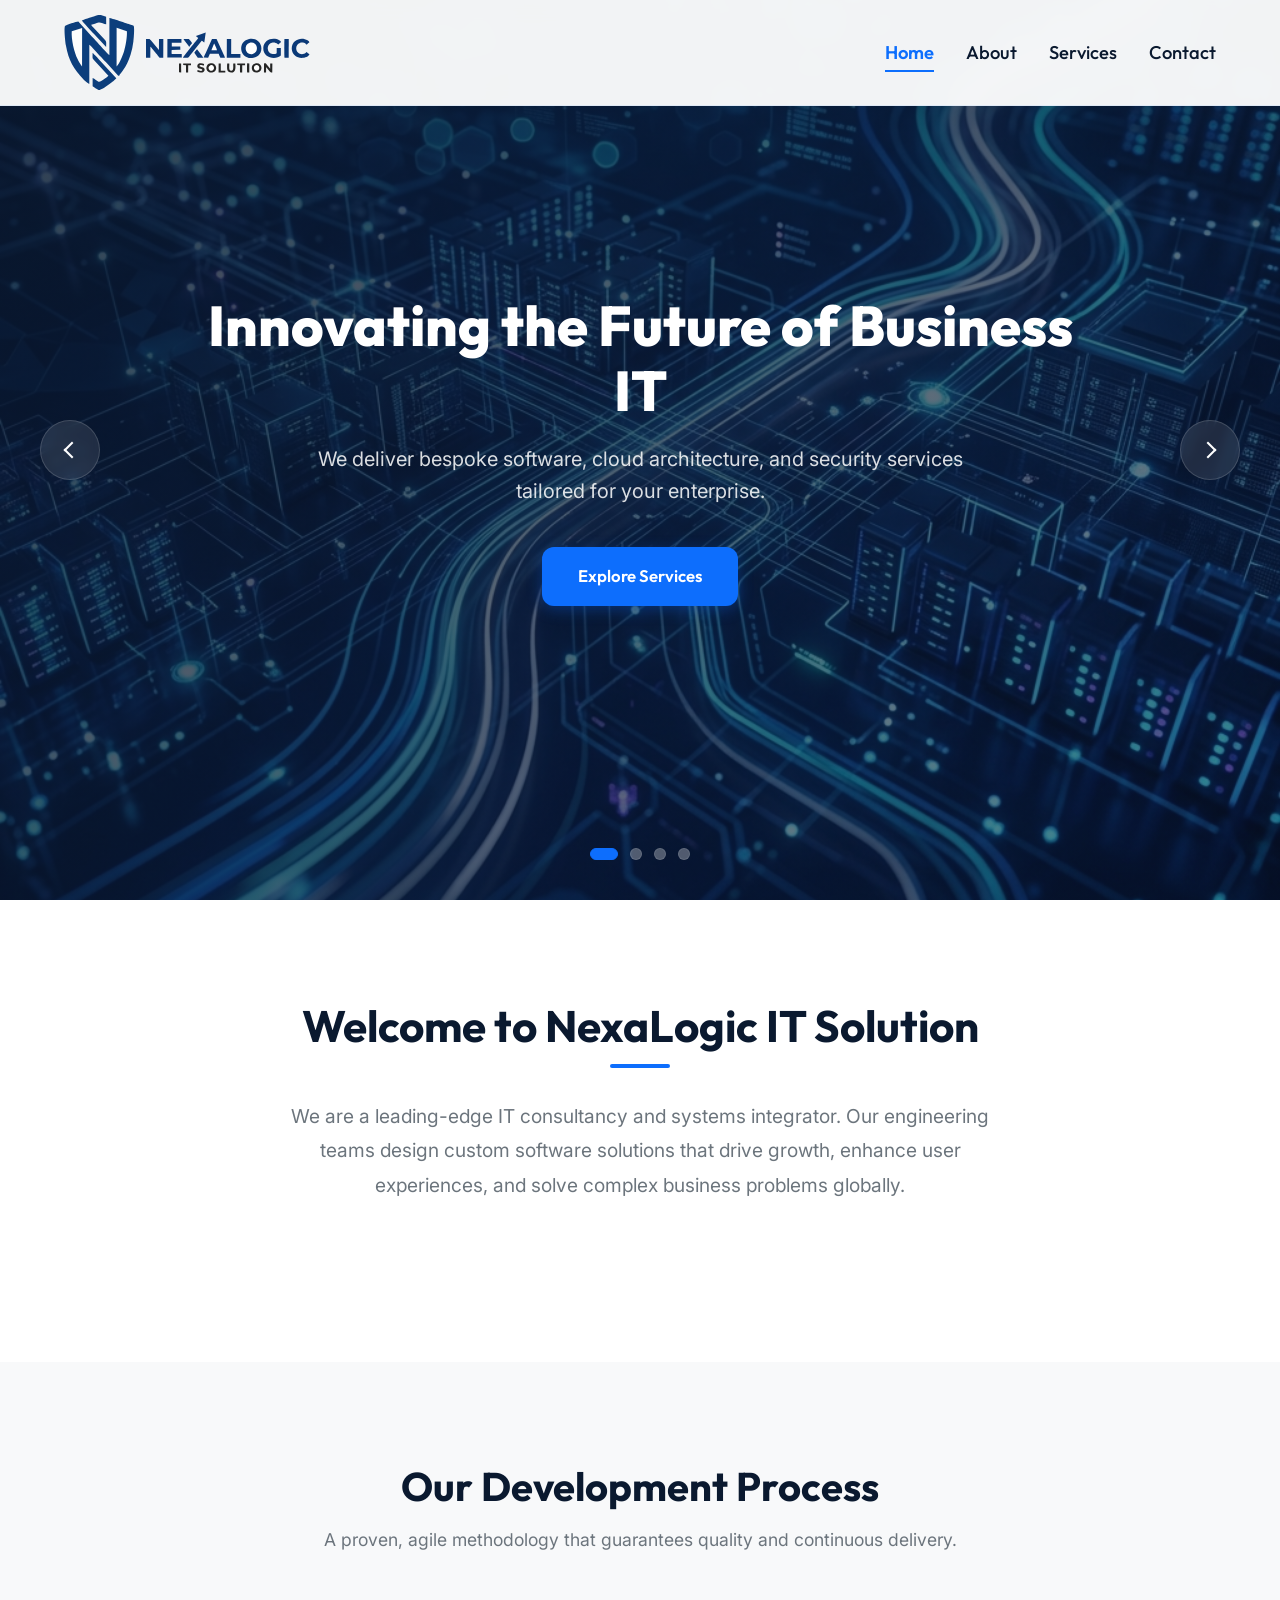
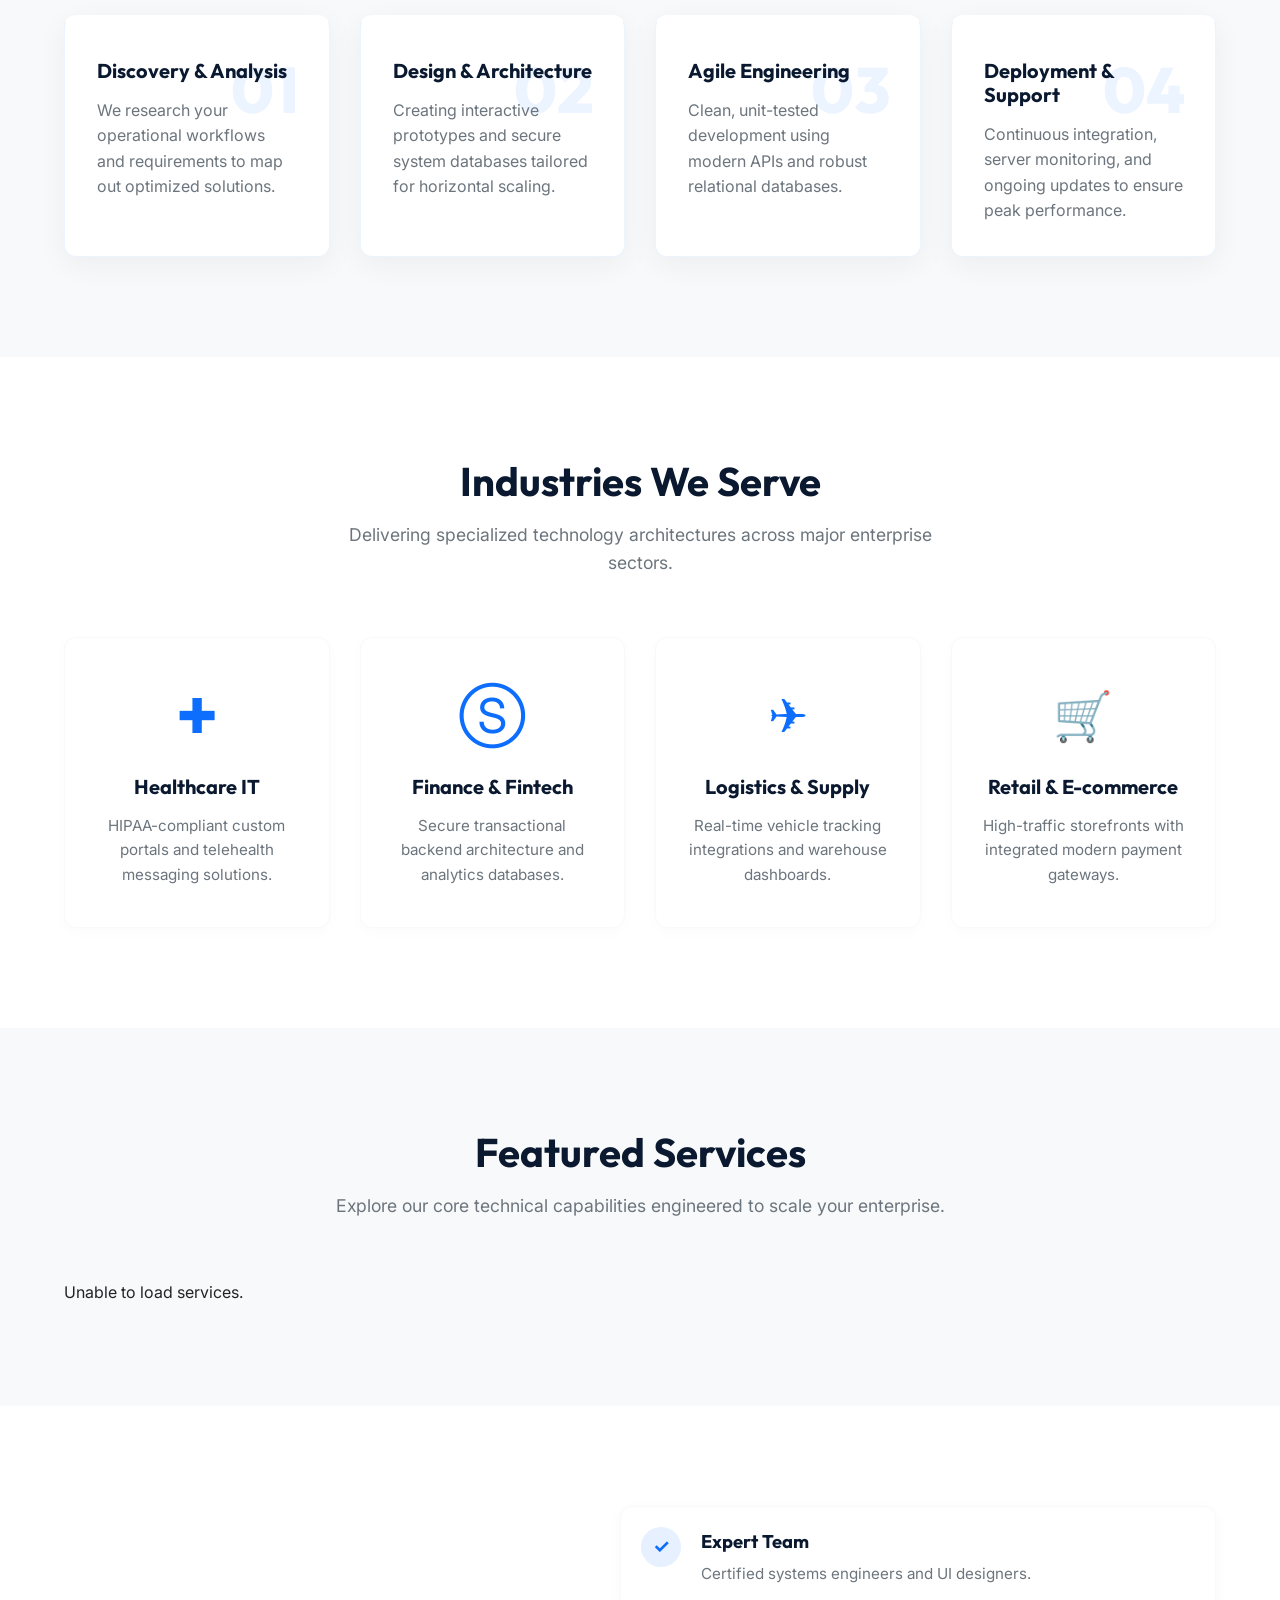
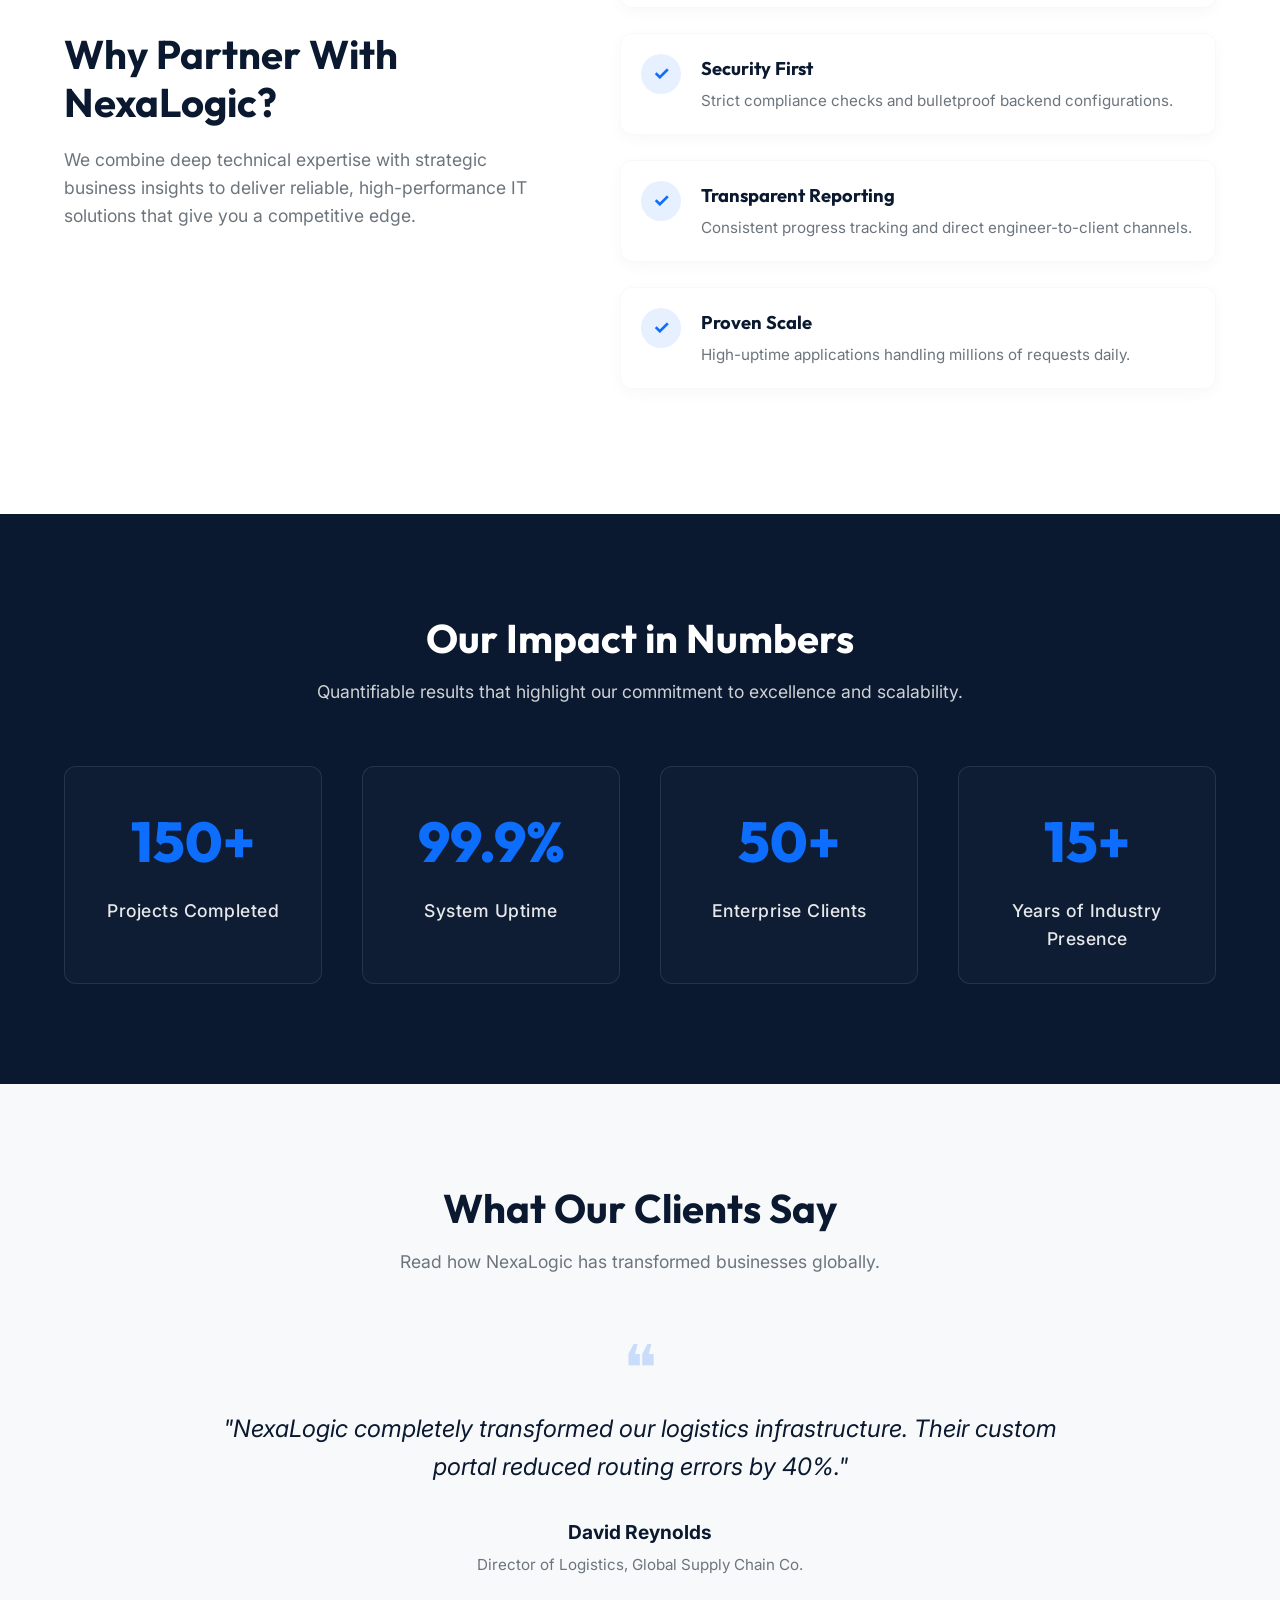
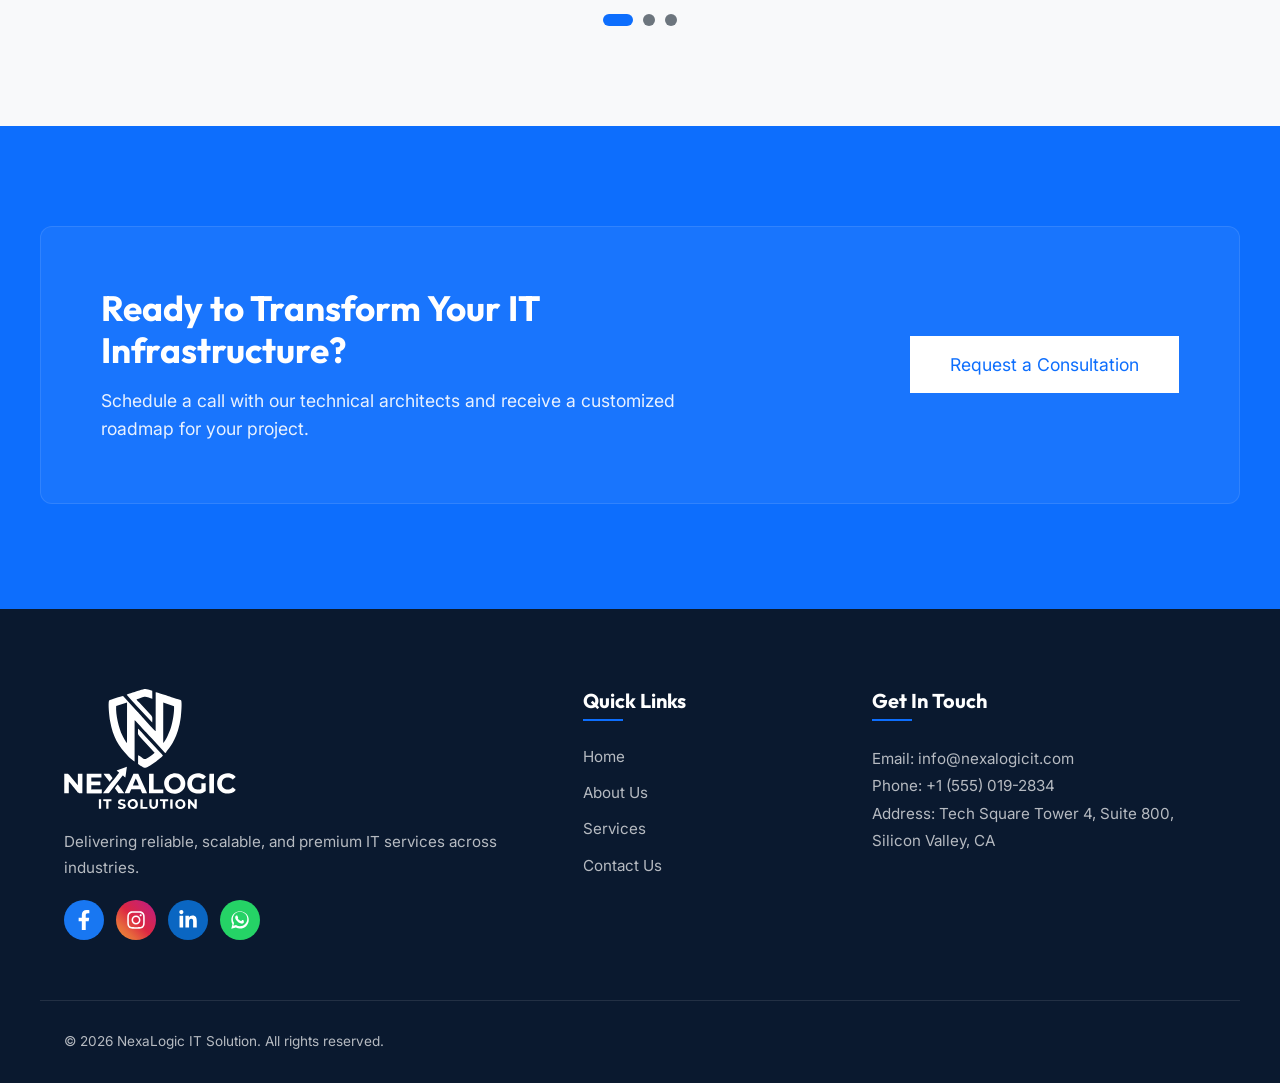
<file: frontend/index.html>
<!DOCTYPE html>
<html lang="en">
<head>
    <meta charset="UTF-8">
    <meta name="viewport" content="width=device-width, initial-scale=1.0">
    <meta name="description" content="NexaLogic IT Solution - Professional IT consulting, software development, cloud services, and digital transformation.">
    <title>NexaLogic IT Solution | Home</title>
    <link rel="stylesheet" href="assets/css/style.css?v=3.8">
    <link rel="stylesheet" href="assets/css/navbar-footer.css?v=3.8">
    <link rel="stylesheet" href="assets/css/carousel.css?v=3.8">
    <link rel="stylesheet" href="assets/css/home.css?v=3.8">
    <link rel="icon" type="image/svg+xml" href="assets/images/nexalogic%20header%20svg.svg">
</head>
<body>

    <!-- Header & Navigation -->
    <header>
        <nav id="main-nav">
            <button type="button" class="menu-toggle" id="btnMobileNavToggle" aria-label="Open Navigation Menu">
                <span></span>
                <span></span>
                <span></span>
            </button>
            <a href="index.html" class="logo-link">
                <img src="assets/images/nexalogic%20header%20svg.svg" alt="NexaLogic IT Solution Logo" id="nav-logo">
            </a>
            <ul id="nav-menu">
                <li><a href="index.html" class="active">Home</a></li>
                <li><a href="about.html">About</a></li>
                <li><a href="services.html">Services</a></li>
                <li><a href="contact.html">Contact</a></li>
            </ul>
        </nav>
    </header>

    <!-- Mobile Side Navigation Drawer (Glaimagain Style) -->
    <div class="mobile-nav-backdrop" id="mobileNavBackdrop"></div>
    <div class="mobile-nav-drawer" id="mobileNavDrawer" aria-hidden="true">
        <div class="mobile-nav-header">
            <div class="mobile-drawer-brand">
                <img src="assets/images/nexalogic%20header%20svg.svg" alt="NexaLogic IT Solution" class="mobile-drawer-logo">
            </div>
            <button type="button" class="mobile-nav-close-btn" id="btnMobileNavClose" aria-label="Close Menu">&times;</button>
        </div>
        <div class="mobile-nav-body">
            <div class="mobile-nav-list">
                <a href="index.html" class="mobile-nav-item active">
                    <span>HOME</span>
                    <span class="arrow-icon">&#8250;</span>
                </a>
                <a href="about.html" class="mobile-nav-item">
                    <span>ABOUT</span>
                    <span class="arrow-icon">&#8250;</span>
                </a>
                <a href="services.html" class="mobile-nav-item">
                    <span>SERVICES</span>
                    <span class="arrow-icon">&#8250;</span>
                </a>
                <a href="contact.html" class="mobile-nav-item">
                    <span>CONTACT</span>
                    <span class="arrow-icon">&#8250;</span>
                </a>
            </div>
        </div>
    </div>

    <!-- Main Content Workspace -->
    <main>
        
        <!-- Hero Custom Carousel Section -->
        <section id="hero-carousel" aria-label="Company Showcase Carousel">
            <div class="carousel-slides">
                <!-- Slide 1 -->
                <article class="carousel-slide" id="slide-1" style="background-image: url('assets/images/slide1.png');">
                    <h1>Innovating the Future of Business IT</h1>
                    <p>We deliver bespoke software, cloud architecture, and security services tailored for your enterprise.</p>
                    <a href="services.html" class="cta-button">Explore Services</a>
                </article>
                
                <!-- Slide 2 -->
                <article class="carousel-slide" id="slide-2" style="background-image: url('assets/images/slide2.png');">
                    <h1>Our Strategic Process</h1>
                    <p>From assessment to execution, we ensure quality checkpoints and seamless digital transitions.</p>
                    <a href="about.html" class="cta-button">Our Process</a>
                </article>

                <!-- Slide 3 -->
                <article class="carousel-slide" id="slide-3" style="background-image: url('assets/images/slide3.png');">
                    <h1>Industries We Support</h1>
                    <p>Empowering Healthcare, Finance, Logistics, and E-commerce with robust backend systems.</p>
                    <a href="contact.html" class="cta-button">Partner With Us</a>
                </article>

                <!-- Slide 4 -->
                <article class="carousel-slide" id="slide-4" style="background-image: url('assets/images/slide4.png');">
                    <h1>Featured Solutions</h1>
                    <p>Discover our specialized cloud migration and machine learning APIs built to scale.</p>
                    <a href="services.html" class="cta-button">Learn More</a>
                </article>
            </div>
            
            <!-- Carousel Controls -->
            <div class="carousel-controls">
                <button type="button" id="prev-slide" aria-label="Previous Slide">Previous</button>
                <button type="button" id="next-slide" aria-label="Next Slide">Next</button>
            </div>
            <div class="carousel-dots">
                <span class="dot" data-slide="0" aria-label="Slide 1 navigation"></span>
                <span class="dot" data-slide="1" aria-label="Slide 2 navigation"></span>
                <span class="dot" data-slide="2" aria-label="Slide 3 navigation"></span>
                <span class="dot" data-slide="3" aria-label="Slide 4 navigation"></span>
            </div>
        </section>

        <!-- Company Introduction Section -->
        <section id="company-intro" class="section-padding">
            <div class="container section-header">
                <h2>Welcome to NexaLogic IT Solution</h2>
                <p>We are a leading-edge IT consultancy and systems integrator. Our engineering teams design custom software solutions that drive growth, enhance user experiences, and solve complex business problems globally.</p>
            </div>
        </section>

        <!-- Our Process Section -->
        <section id="our-process" class="section-padding bg-light">
            <div class="container section-header">
                <h2>Our Development Process</h2>
                <p>A proven, agile methodology that guarantees quality and continuous delivery.</p>
            </div>
            <div class="container">
                <div class="process-steps">
                    <article class="process-step card-premium">
                        <div class="step-number">01</div>
                        <h3>Discovery & Analysis</h3>
                        <p>We research your operational workflows and requirements to map out optimized solutions.</p>
                    </article>
                    <article class="process-step card-premium">
                        <div class="step-number">02</div>
                        <h3>Design & Architecture</h3>
                        <p>Creating interactive prototypes and secure system databases tailored for horizontal scaling.</p>
                    </article>
                    <article class="process-step card-premium">
                        <div class="step-number">03</div>
                        <h3>Agile Engineering</h3>
                        <p>Clean, unit-tested development using modern APIs and robust relational databases.</p>
                    </article>
                    <article class="process-step card-premium">
                        <div class="step-number">04</div>
                        <h3>Deployment & Support</h3>
                        <p>Continuous integration, server monitoring, and ongoing updates to ensure peak performance.</p>
                    </article>
                </div>
            </div>
        </section>

        <!-- Industries We Serve Section -->
        <section id="industries-serve" class="section-padding">
            <div class="container section-header">
                <h2>Industries We Serve</h2>
                <p>Delivering specialized technology architectures across major enterprise sectors.</p>
            </div>
            <div class="container">
                <div class="industries-grid">
                    <article class="industry-card">
                        <div class="industry-icon">✚</div>
                        <h3>Healthcare IT</h3>
                        <p>HIPAA-compliant custom portals and telehealth messaging solutions.</p>
                    </article>
                    <article class="industry-card">
                        <div class="industry-icon">Ⓢ</div>
                        <h3>Finance & Fintech</h3>
                        <p>Secure transactional backend architecture and analytics databases.</p>
                    </article>
                    <article class="industry-card">
                        <div class="industry-icon">✈</div>
                        <h3>Logistics & Supply</h3>
                        <p>Real-time vehicle tracking integrations and warehouse dashboards.</p>
                    </article>
                    <article class="industry-card">
                        <div class="industry-icon">🛒</div>
                        <h3>Retail & E-commerce</h3>
                        <p>High-traffic storefronts with integrated modern payment gateways.</p>
                    </article>
                </div>
            </div>
        </section>

        <!-- Featured Services Section -->
        <section id="featured-services" class="section-padding bg-light">
            <div class="container section-header">
                <h2>Featured Services</h2>
                <p>Explore our core technical capabilities engineered to scale your enterprise.</p>
            </div>
            <div class="container">
                <div class="services-grid" id="featured-services-container">
                    <p class="empty-services-msg">Loading services...</p>
                </div>
            </div>
        </section>

        <!-- Why Choose Us Section -->
        <section id="why-choose-us" class="section-padding">
            <div class="container">
                <div class="why-choose-grid">
                    <div class="why-choose-text section-header" style="text-align: left; max-width: 100%;">
                        <h2>Why Partner With NexaLogic?</h2>
                        <p>We combine deep technical expertise with strategic business insights to deliver reliable, high-performance IT solutions that give you a competitive edge.</p>
                    </div>
                    <div class="why-choose-list-wrapper">
                        <ul class="why-choose-list">
                            <li>
                                <div class="list-icon">✓</div>
                                <div class="list-content">
                                    <strong>Expert Team</strong>
                                    <span>Certified systems engineers and UI designers.</span>
                                </div>
                            </li>
                            <li>
                                <div class="list-icon">✓</div>
                                <div class="list-content">
                                    <strong>Security First</strong>
                                    <span>Strict compliance checks and bulletproof backend configurations.</span>
                                </div>
                            </li>
                            <li>
                                <div class="list-icon">✓</div>
                                <div class="list-content">
                                    <strong>Transparent Reporting</strong>
                                    <span>Consistent progress tracking and direct engineer-to-client channels.</span>
                                </div>
                            </li>
                            <li>
                                <div class="list-icon">✓</div>
                                <div class="list-content">
                                    <strong>Proven Scale</strong>
                                    <span>High-uptime applications handling millions of requests daily.</span>
                                </div>
                            </li>
                        </ul>
                    </div>
                </div>
            </div>
        </section>

        <!-- Statistics Section -->
        <section id="statistics" class="section-padding">
            <div class="container section-header stats-header">
                <h2>Our Impact in Numbers</h2>
                <p>Quantifiable results that highlight our commitment to excellence and scalability.</p>
            </div>
            <div class="container">
                <div class="stats-grid">
                    <div class="stat-item">
                        <span class="stat-number" data-target="150">150+</span>
                        <span class="stat-label">Projects Completed</span>
                    </div>
                    <div class="stat-item">
                        <span class="stat-number" data-target="99.9">99.9%</span>
                        <span class="stat-label">System Uptime</span>
                    </div>
                    <div class="stat-item">
                        <span class="stat-number" data-target="50">50+</span>
                        <span class="stat-label">Enterprise Clients</span>
                    </div>
                    <div class="stat-item">
                        <span class="stat-number" data-target="15">15+</span>
                        <span class="stat-label">Years of Industry Presence</span>
                    </div>
                </div>
            </div>
        </section>

        <!-- Testimonials Slider Section -->
        <section id="testimonials" class="section-padding bg-light" aria-label="Customer Testimonials">
            <div class="container section-header">
                <h2>What Our Clients Say</h2>
                <p>Read how NexaLogic has transformed businesses globally.</p>
            </div>
            <div class="container">
                <div class="testimonials-slider-wrapper">
                    <div class="testimonials-slider-container" id="testimonial-container">
                        <!-- Slide 1 -->
                        <div class="testimonial-slide active-testi">
                            <div class="quote-icon">❝</div>
                            <blockquote>
                                <p>"NexaLogic completely transformed our logistics infrastructure. Their custom portal reduced routing errors by 40%."</p>
                                <cite>
                                    <strong>David Reynolds</strong>
                                    <span>Director of Logistics, Global Supply Chain Co.</span>
                                </cite>
                            </blockquote>
                        </div>
                        <!-- Slide 2 -->
                        <div class="testimonial-slide">
                            <div class="quote-icon">❝</div>
                            <blockquote>
                                <p>"The cybersecurity audit and cloud migration they performed was flawless. We haven't had a single hour of downtime since."</p>
                                <cite>
                                    <strong>Sarah Mitchell</strong>
                                    <span>CTO, FinTrust Banking</span>
                                </cite>
                            </blockquote>
                        </div>
                        <!-- Slide 3 -->
                        <div class="testimonial-slide">
                            <div class="quote-icon">❝</div>
                            <blockquote>
                                <p>"Their enterprise software engineering team delivered our EHR system 2 months ahead of schedule. Truly professional."</p>
                                <cite>
                                    <strong>Dr. James Carter</strong>
                                    <span>Head of Operations, MedTech Health</span>
                                </cite>
                            </blockquote>
                        </div>
                    </div>
                    
                    <!-- Controls -->
                    <div class="testimonial-controls">
                        <span class="t-dot active" data-index="0"></span>
                        <span class="t-dot" data-index="1"></span>
                        <span class="t-dot" data-index="2"></span>
                    </div>
                </div>
            </div>
        </section>

        <!-- Call To Action (CTA) Section -->
        <section id="cta-contact" class="section-padding">
            <div class="container cta-container">
                <div class="cta-content">
                    <h2>Ready to Transform Your IT Infrastructure?</h2>
                    <p>Schedule a call with our technical architects and receive a customized roadmap for your project.</p>
                </div>
                <div class="cta-action">
                    <a href="contact.html" class="cta-button btn-large">Request a Consultation</a>
                </div>
            </div>
        </section>

    </main>

    <!-- Professional Footer -->
    <footer>
        <div class="footer-content">
            <div class="footer-brand">
                <img src="assets/images/nexalogic-white.svg" alt="NexaLogic IT Solution Logo" class="footer-logo">
                <p>Delivering reliable, scalable, and premium IT services across industries.</p>
                <div class="footer-social">
                    <a href="#" class="social-icon facebook" title="Facebook">
                        <svg viewBox="0 0 320 512"><path d="M279.14 288l14.22-92.66h-88.91v-60.13c0-25.35 12.42-50.06 52.24-50.06h40.42V6.26S260.43 0 225.36 0c-73.22 0-121.08 44.38-121.08 124.72v70.62H22.89V288h81.39v224h100.17V288z"/></svg>
                    </a>
                    <a href="#" class="social-icon instagram" title="Instagram">
                        <svg viewBox="0 0 448 512"><path d="M224.1 141c-63.6 0-114.9 51.3-114.9 114.9s51.3 114.9 114.9 114.9S339 319.5 339 255.9 287.7 141 224.1 141zm0 189.6c-41.1 0-74.7-33.5-74.7-74.7s33.5-74.7 74.7-74.7 74.7 33.5 74.7 74.7-33.6 74.7-74.7 74.7zm146.4-194.3c0 14.9-12 26.8-26.8 26.8-14.9 0-26.8-12-26.8-26.8s12-26.8 26.8-26.8 26.8 12 26.8 26.8zm76.1 27.2c-1.7-35.9-9.9-67.7-36.2-93.9-26.2-26.2-58-34.4-93.9-36.2-37-2.1-147.9-2.1-184.9 0-35.8 1.7-67.6 9.9-93.9 36.1s-34.4 58-36.2 93.9c-2.1 37-2.1 147.9 0 184.9 1.7 35.9 9.9 67.7 36.2 93.9s58 34.4 93.9 36.2c37 2.1 147.9 2.1 184.9 0 35.9-1.7 67.7-9.9 93.9-36.2 26.2-26.2 34.4-58 36.2-93.9 2.1-37 2.1-147.8 0-184.8zM398.8 388c-7.8 19.6-22.9 34.7-42.6 42.6-29.5 11.7-99.5 9-132.1 9s-102.7 2.6-132.1-9c-19.6-7.8-34.7-22.9-42.6-42.6-11.7-29.5-9-99.5-9-132.1s-2.6-102.7 9-132.1c7.8-19.6 22.9-34.7 42.6-42.6 29.5-11.7 99.5-9 132.1-9s102.7-2.6 132.1 9c19.6 7.8 34.7 22.9 42.6 42.6 11.7 29.5 9 99.5 9 132.1s2.7 102.7-9 132.1z"/></svg>
                    </a>
                    <a href="#" class="social-icon linkedin" title="LinkedIn">
                        <svg viewBox="0 0 448 512"><path d="M100.28 448H7.4V148.9h92.88zM53.79 108.1C24.09 108.1 0 83.5 0 53.8a53.79 53.79 0 0 1 107.58 0c0 29.7-24.1 54.3-53.79 54.3zM447.9 448h-92.68V302.4c0-34.7-.7-79.2-48.29-79.2-48.29 0-55.69 37.7-55.69 76.7V448h-92.78V148.9h89.08v40.8h1.3c12.4-23.5 42.69-48.3 87.88-48.3 94 0 111.28 61.9 111.28 142.3V448z"/></svg>
                    </a>
                    <a href="#" class="social-icon whatsapp" title="WhatsApp">
                        <svg viewBox="0 0 448 512"><path d="M380.9 97.1C339 55.1 283.2 32 223.9 32c-122.4 0-222 99.6-222 222 0 39.1 10.2 77.3 29.6 111L0 480l117.7-30.9c32.4 17.7 68.9 27 106.1 27h.1c122.3 0 224.1-99.6 224.1-222 0-59.3-23.1-115-65.1-157zM223.9 413.4c-33 0-65.3-8.9-94-25.7l-6.7-4-69.8 18.3L72 334.3l-4.4-7c-18.5-29.4-28.2-63.3-28.2-98.2 0-101.7 82.8-184.5 184.6-184.5 49.3 0 95.6 19.2 130.4 54.1 34.8 34.9 56.2 81.2 56.1 130.5 0 101.8-84.9 184.2-186.6 184.2zm101.2-138.2c-5.5-2.8-32.8-16.2-37.9-18-5.1-1.9-8.8-2.8-12.5 2.8-3.7 5.6-14.3 18-17.6 21.8-3.2 3.7-6.5 4.2-12 1.4-32.6-16.3-54-29.1-75.5-66-2.1-3.6 1.5-3.8 6.5-13.8 2.3-4.6.9-8.8-1.3-12.5s-12.5-30.2-17.1-41.3c-4.5-10.8-9.1-9.3-12.5-9.5-3.2-.2-6.9-.2-10.6-.2-3.7 0-9.7 1.4-14.8 6.9-5.1 5.6-19.4 19-19.4 46.3 0 27.3 19.9 53.7 22.6 57.4 2.8 3.7 39.1 59.7 94.8 83.8 35.2 15.2 49 16.5 66.6 13.9 10.7-1.6 32.8-13.4 37.4-26.4 4.6-13 4.6-24.1 3.2-26.4-1.3-2.5-5-3.9-10.5-6.6z"/></svg>
                    </a>
                </div>
            </div>
            <div class="footer-links">
                <h3>Quick Links</h3>
                <ul>
                    <li><a href="index.html">Home</a></li>
                    <li><a href="about.html">About Us</a></li>
                    <li><a href="services.html">Services</a></li>
                    <li><a href="contact.html">Contact Us</a></li>
                </ul>
            </div>
            <div class="footer-contact">
                <h3>Get In Touch</h3>
                <address>
                    Email: info@nexalogicit.com<br>
                    Phone: +1 (555) 019-2834<br>
                    Address: Tech Square Tower 4, Suite 800, Silicon Valley, CA
                </address>
            </div>
        </div>
        <div class="footer-bottom">
            <p>&copy; 2026 NexaLogic IT Solution. All rights reserved.</p>
        </div>
    </footer>

    <script src="assets/js/carousel.js?v=3.8"></script>
    <script src="assets/js/testimonials.js?v=3.8"></script>
    <script src="assets/js/main.js?v=3.8"></script>
    <script src="assets/js/services.js?v=3.8"></script>
</body>
</html>
</file>
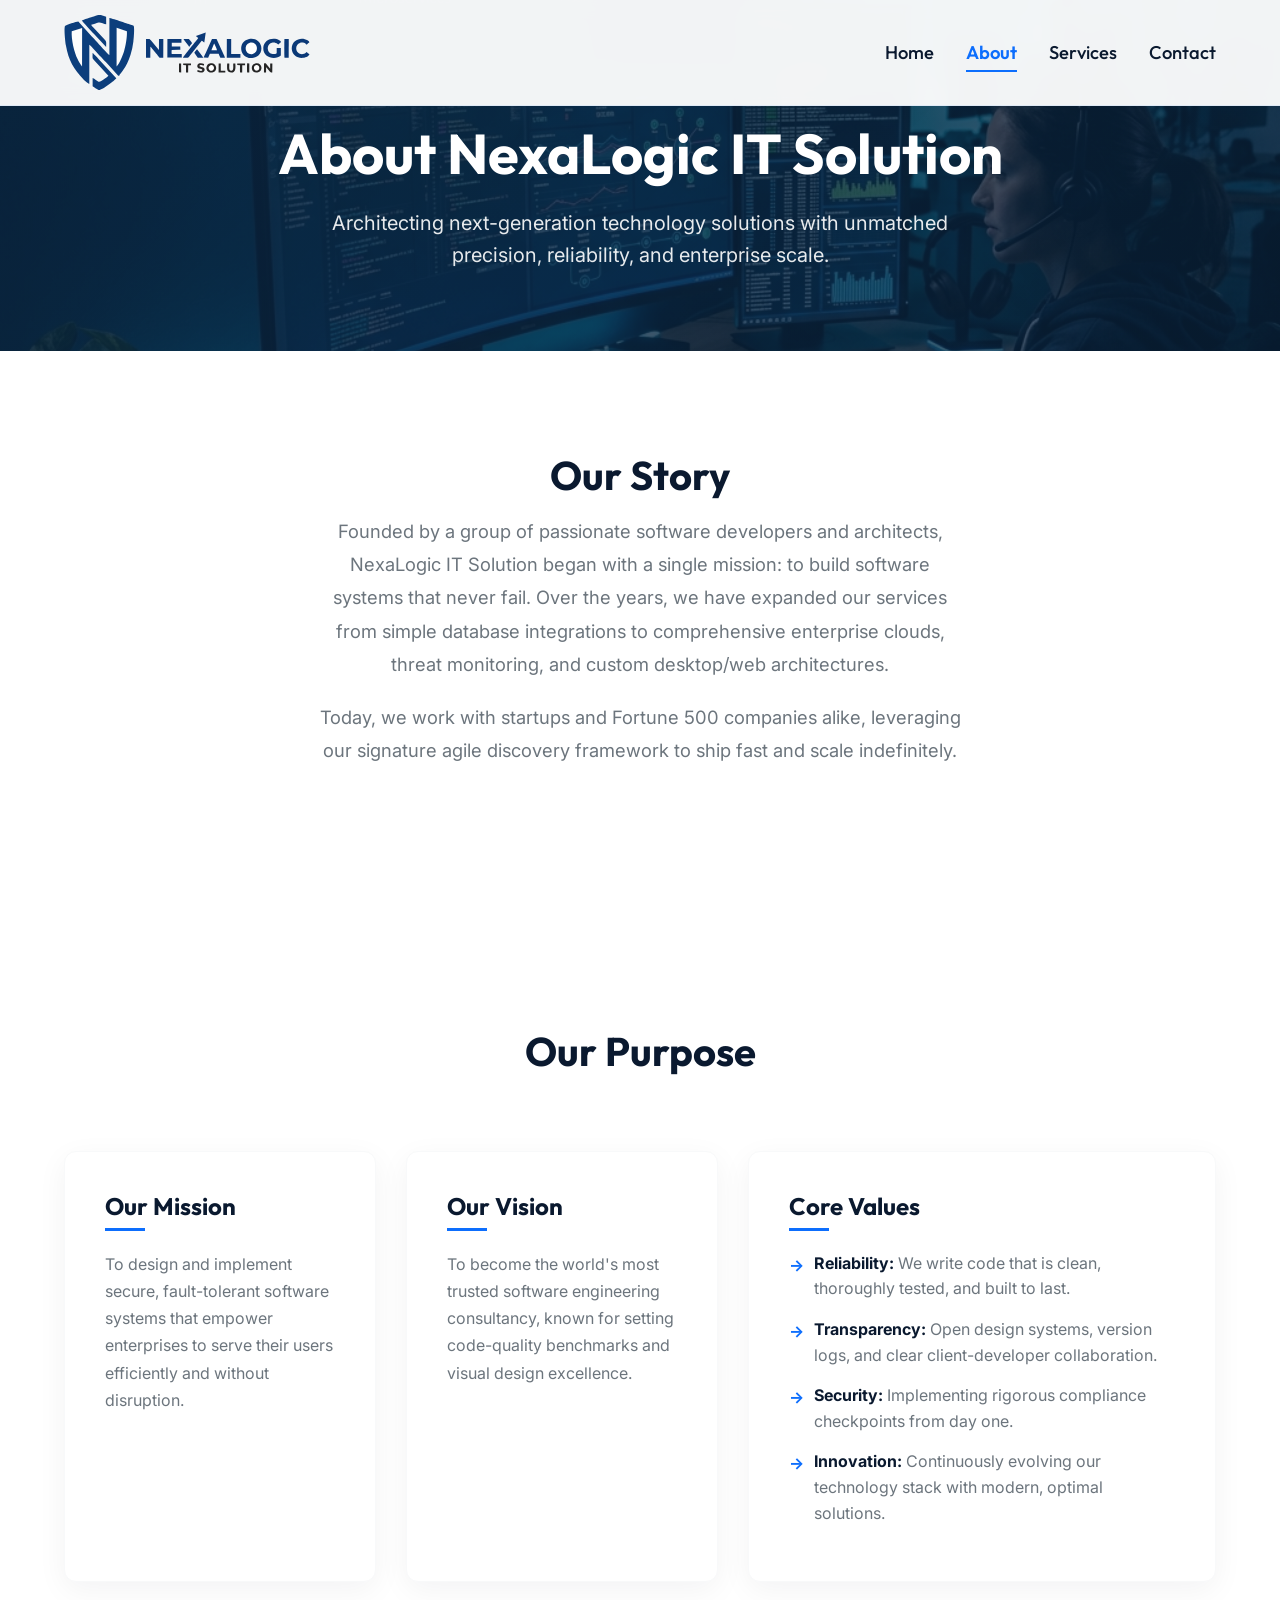
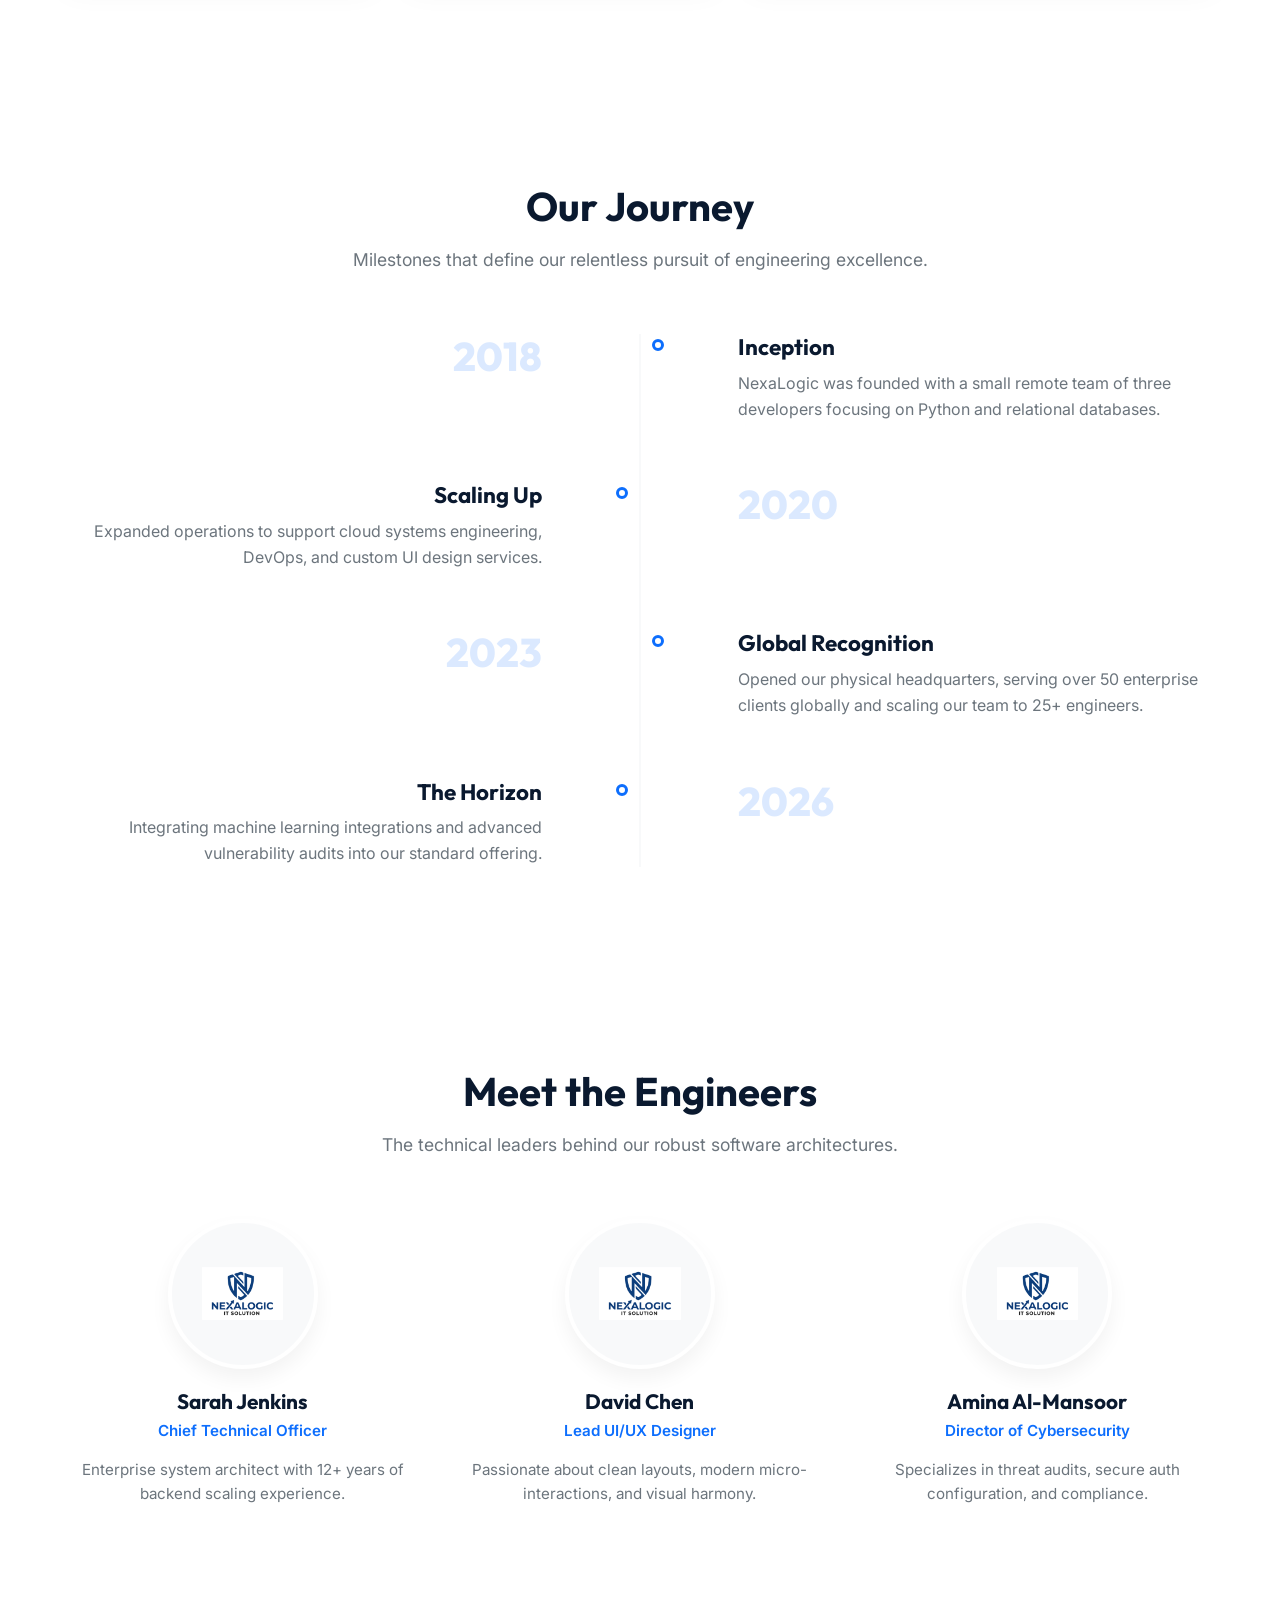
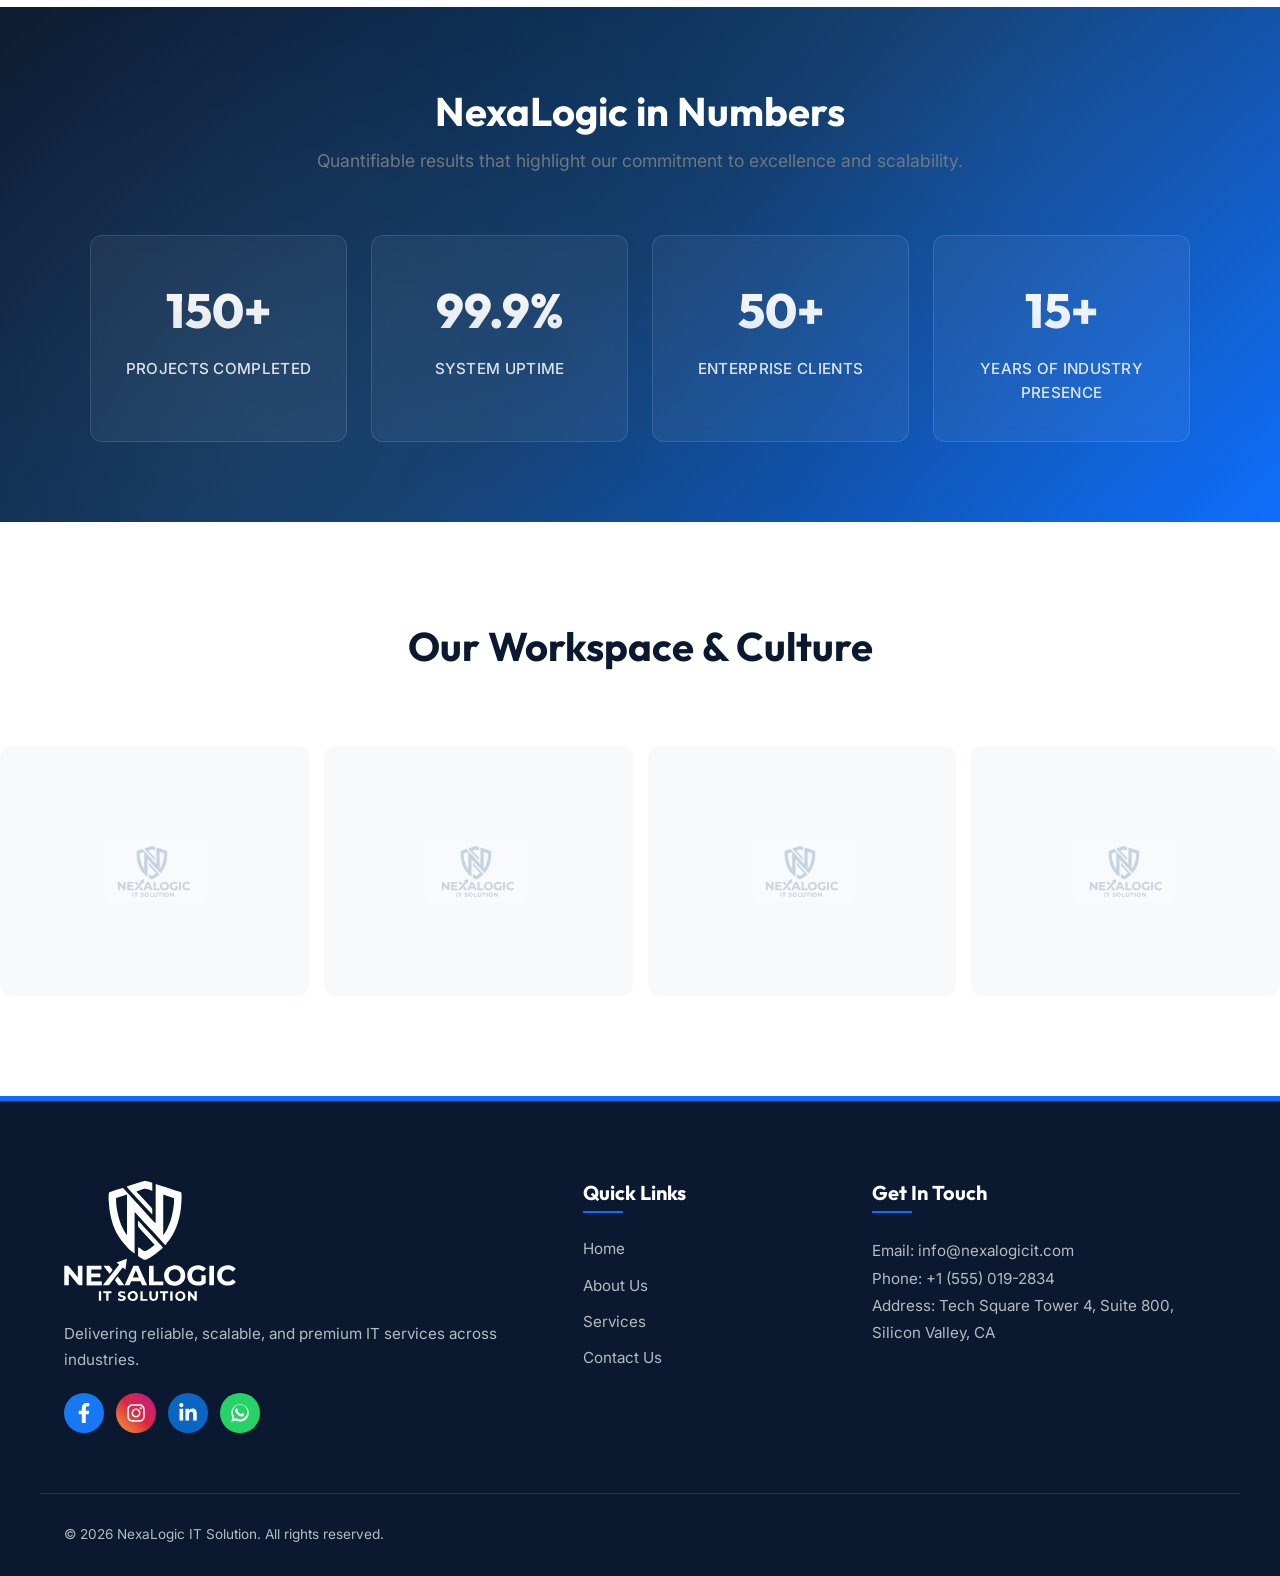
<file: frontend/about.html>
<!DOCTYPE html>
<html lang="en">
<head>
    <meta charset="UTF-8">
    <meta name="viewport" content="width=device-width, initial-scale=1.0">
    <meta name="description" content="Learn about NexaLogic IT Solution - Our mission, vision, journey, and the expert engineering team driving our success.">
    <title>NexaLogic IT Solution | About Us</title>
    <link rel="stylesheet" href="assets/css/style.css?v=3.8">
    <link rel="stylesheet" href="assets/css/navbar-footer.css?v=3.8">
    <link rel="stylesheet" href="assets/css/about.css?v=3.8">
    <link rel="icon" type="image/svg+xml" href="assets/images/nexalogic%20header%20svg.svg">
</head>
<body>

    <!-- Header & Navigation -->
    <header>
        <nav id="main-nav">
            <button type="button" class="menu-toggle" id="btnMobileNavToggle" aria-label="Open Navigation Menu">
                <span></span>
                <span></span>
                <span></span>
            </button>
            <a href="index.html" class="logo-link">
                <img src="assets/images/nexalogic%20header%20svg.svg" alt="NexaLogic IT Solution Logo" id="nav-logo">
            </a>
            <ul id="nav-menu">
                <li><a href="index.html">Home</a></li>
                <li><a href="about.html" class="active">About</a></li>
                <li><a href="services.html">Services</a></li>
                <li><a href="contact.html">Contact</a></li>
            </ul>
        </nav>
    </header>

    <!-- Mobile Side Navigation Drawer (Glaimagain Style) -->
    <div class="mobile-nav-backdrop" id="mobileNavBackdrop"></div>
    <div class="mobile-nav-drawer" id="mobileNavDrawer" aria-hidden="true">
        <div class="mobile-nav-header">
            <div class="mobile-drawer-brand">
                <img src="assets/images/nexalogic%20header%20svg.svg" alt="NexaLogic IT Solution" class="mobile-drawer-logo">
            </div>
            <button type="button" class="mobile-nav-close-btn" id="btnMobileNavClose" aria-label="Close Menu">&times;</button>
        </div>
        <div class="mobile-nav-body">
            <div class="mobile-nav-list">
                <a href="index.html" class="mobile-nav-item">
                    <span>HOME</span>
                    <span class="arrow-icon">&#8250;</span>
                </a>
                <a href="about.html" class="mobile-nav-item active">
                    <span>ABOUT</span>
                    <span class="arrow-icon">&#8250;</span>
                </a>
                <a href="services.html" class="mobile-nav-item">
                    <span>SERVICES</span>
                    <span class="arrow-icon">&#8250;</span>
                </a>
                <a href="contact.html" class="mobile-nav-item">
                    <span>CONTACT</span>
                    <span class="arrow-icon">&#8250;</span>
                </a>
            </div>
        </div>
    </div>

    <!-- Main Content Workspace -->
    <main>

        <!-- About Hero Section -->
        <section id="about-hero" class="page-hero">
            <div class="container">
                <h1>About NexaLogic IT Solution</h1>
                <p>Architecting next-generation technology solutions with unmatched precision, reliability, and enterprise scale.</p>
            </div>
        </section>

        <!-- Company Story Section -->
        <section id="company-story" class="section-padding">
            <div class="container section-header">
                <h2>Our Story</h2>
                <p>Founded by a group of passionate software developers and architects, NexaLogic IT Solution began with a single mission: to build software systems that never fail. Over the years, we have expanded our services from simple database integrations to comprehensive enterprise clouds, threat monitoring, and custom desktop/web architectures.</p>
                <p>Today, we work with startups and Fortune 500 companies alike, leveraging our signature agile discovery framework to ship fast and scale indefinitely.</p>
            </div>
        </section>

        <!-- Mission, Vision & Core Values Section -->
        <section id="vision-mission-values" class="section-padding bg-light">
            <div class="container section-header">
                <h2>Our Purpose</h2>
            </div>
            <div class="container">
                <div class="purpose-grid">
                    <article class="purpose-block card-premium">
                        <h3>Our Mission</h3>
                        <p>To design and implement secure, fault-tolerant software systems that empower enterprises to serve their users efficiently and without disruption.</p>
                    </article>
                    <article class="purpose-block card-premium">
                        <h3>Our Vision</h3>
                        <p>To become the world's most trusted software engineering consultancy, known for setting code-quality benchmarks and visual design excellence.</p>
                    </article>
                    <article class="purpose-block card-premium core-values-block">
                        <h3>Core Values</h3>
                        <ul>
                            <li><strong>Reliability:</strong> We write code that is clean, thoroughly tested, and built to last.</li>
                            <li><strong>Transparency:</strong> Open design systems, version logs, and clear client-developer collaboration.</li>
                            <li><strong>Security:</strong> Implementing rigorous compliance checkpoints from day one.</li>
                            <li><strong>Innovation:</strong> Continuously evolving our technology stack with modern, optimal solutions.</li>
                        </ul>
                    </article>
                </div>
            </div>
        </section>

        <!-- Journey Section -->
        <section id="journey-timeline" class="section-padding">
            <div class="container section-header">
                <h2>Our Journey</h2>
                <p>Milestones that define our relentless pursuit of engineering excellence.</p>
            </div>
            <div class="container">
                <ol class="timeline-list">
                    <li class="timeline-event">
                        <span class="timeline-year">2018</span>
                        <div class="timeline-content">
                            <h3>Inception</h3>
                            <p>NexaLogic was founded with a small remote team of three developers focusing on Python and relational databases.</p>
                        </div>
                    </li>
                    <li class="timeline-event">
                        <span class="timeline-year">2020</span>
                        <div class="timeline-content">
                            <h3>Scaling Up</h3>
                            <p>Expanded operations to support cloud systems engineering, DevOps, and custom UI design services.</p>
                        </div>
                    </li>
                    <li class="timeline-event">
                        <span class="timeline-year">2023</span>
                        <div class="timeline-content">
                            <h3>Global Recognition</h3>
                            <p>Opened our physical headquarters, serving over 50 enterprise clients globally and scaling our team to 25+ engineers.</p>
                        </div>
                    </li>
                    <li class="timeline-event">
                        <span class="timeline-year">2026</span>
                        <div class="timeline-content">
                            <h3>The Horizon</h3>
                            <p>Integrating machine learning integrations and advanced vulnerability audits into our standard offering.</p>
                        </div>
                    </li>
                </ol>
            </div>
        </section>

        <!-- Our Team Section -->
        <section id="our-team" class="section-padding bg-light">
            <div class="container section-header">
                <h2>Meet the Engineers</h2>
                <p>The technical leaders behind our robust software architectures.</p>
            </div>
            <div class="container">
                <div class="team-grid">
                    <article class="team-member">
                        <div class="team-avatar-wrapper">
                            <img src="assets/images/logo.png" alt="Profile of Team Member" class="team-avatar"> <!-- Placeholder image -->
                        </div>
                        <h3>Sarah Jenkins</h3>
                        <p class="team-role">Chief Technical Officer</p>
                        <p class="team-desc">Enterprise system architect with 12+ years of backend scaling experience.</p>
                    </article>
                    <article class="team-member">
                        <div class="team-avatar-wrapper">
                            <img src="assets/images/logo.png" alt="Profile of Team Member" class="team-avatar">
                        </div>
                        <h3>David Chen</h3>
                        <p class="team-role">Lead UI/UX Designer</p>
                        <p class="team-desc">Passionate about clean layouts, modern micro-interactions, and visual harmony.</p>
                    </article>
                    <article class="team-member">
                        <div class="team-avatar-wrapper">
                            <img src="assets/images/logo.png" alt="Profile of Team Member" class="team-avatar">
                        </div>
                        <h3>Amina Al-Mansoor</h3>
                        <p class="team-role">Director of Cybersecurity</p>
                        <p class="team-desc">Specializes in threat audits, secure auth configuration, and compliance.</p>
                    </article>
                </div>
            </div>
        </section>

        <!-- Statistics Section -->
        <section id="statistics" class="section-padding">
            <div class="container section-header stats-header">
                <h2>NexaLogic in Numbers</h2>
                <p>Quantifiable results that highlight our commitment to excellence and scalability.</p>
            </div>
            <div class="container">
                <div class="stats-grid">
                    <div class="stat-item">
                        <span class="stat-number">150+</span>
                        <span class="stat-label">Projects Completed</span>
                    </div>
                    <div class="stat-item">
                        <span class="stat-number">99.9%</span>
                        <span class="stat-label">System Uptime</span>
                    </div>
                    <div class="stat-item">
                        <span class="stat-number">50+</span>
                        <span class="stat-label">Enterprise Clients</span>
                    </div>
                    <div class="stat-item">
                        <span class="stat-number">15+</span>
                        <span class="stat-label">Years of Industry Presence</span>
                    </div>
                </div>
            </div>
        </section>

        <!-- Gallery Section -->
        <section id="gallery" class="section-padding">
            <div class="container section-header">
                <h2>Our Workspace & Culture</h2>
            </div>
            <div class="gallery-grid">
                <div class="gallery-item"><img src="assets/images/logo.png" alt="Collaborative workspace brainstorming" class="gallery-img"></div>
                <div class="gallery-item"><img src="assets/images/logo.png" alt="Engineers working on clean backend architecture" class="gallery-img"></div>
                <div class="gallery-item"><img src="assets/images/logo.png" alt="Interactive dashboard presentation mockup" class="gallery-img"></div>
                <div class="gallery-item"><img src="assets/images/logo.png" alt="Team celebrating milestone delivery" class="gallery-img"></div>
            </div>
        </section>

    </main>

    <!-- Professional Footer -->
    <footer>
        <div class="footer-content">
            <div class="footer-brand">
                <img src="assets/images/nexalogic-white.svg" alt="NexaLogic IT Solution Logo" class="footer-logo">
                <p>Delivering reliable, scalable, and premium IT services across industries.</p>
                <div class="footer-social">
                    <a href="#" class="social-icon facebook" title="Facebook">
                        <svg viewBox="0 0 320 512"><path d="M279.14 288l14.22-92.66h-88.91v-60.13c0-25.35 12.42-50.06 52.24-50.06h40.42V6.26S260.43 0 225.36 0c-73.22 0-121.08 44.38-121.08 124.72v70.62H22.89V288h81.39v224h100.17V288z"/></svg>
                    </a>
                    <a href="#" class="social-icon instagram" title="Instagram">
                        <svg viewBox="0 0 448 512"><path d="M224.1 141c-63.6 0-114.9 51.3-114.9 114.9s51.3 114.9 114.9 114.9S339 319.5 339 255.9 287.7 141 224.1 141zm0 189.6c-41.1 0-74.7-33.5-74.7-74.7s33.5-74.7 74.7-74.7 74.7 33.5 74.7 74.7-33.6 74.7-74.7 74.7zm146.4-194.3c0 14.9-12 26.8-26.8 26.8-14.9 0-26.8-12-26.8-26.8s12-26.8 26.8-26.8 26.8 12 26.8 26.8zm76.1 27.2c-1.7-35.9-9.9-67.7-36.2-93.9-26.2-26.2-58-34.4-93.9-36.2-37-2.1-147.9-2.1-184.9 0-35.8 1.7-67.6 9.9-93.9 36.1s-34.4 58-36.2 93.9c-2.1 37-2.1 147.9 0 184.9 1.7 35.9 9.9 67.7 36.2 93.9s58 34.4 93.9 36.2c37 2.1 147.9 2.1 184.9 0 35.9-1.7 67.7-9.9 93.9-36.2 26.2-26.2 34.4-58 36.2-93.9 2.1-37 2.1-147.8 0-184.8zM398.8 388c-7.8 19.6-22.9 34.7-42.6 42.6-29.5 11.7-99.5 9-132.1 9s-102.7 2.6-132.1-9c-19.6-7.8-34.7-22.9-42.6-42.6-11.7-29.5-9-99.5-9-132.1s-2.6-102.7 9-132.1c7.8-19.6 22.9-34.7 42.6-42.6 29.5-11.7 99.5-9 132.1-9s102.7-2.6 132.1 9c19.6 7.8 34.7 22.9 42.6 42.6 11.7 29.5 9 99.5 9 132.1s2.7 102.7-9 132.1z"/></svg>
                    </a>
                    <a href="#" class="social-icon linkedin" title="LinkedIn">
                        <svg viewBox="0 0 448 512"><path d="M100.28 448H7.4V148.9h92.88zM53.79 108.1C24.09 108.1 0 83.5 0 53.8a53.79 53.79 0 0 1 107.58 0c0 29.7-24.1 54.3-53.79 54.3zM447.9 448h-92.68V302.4c0-34.7-.7-79.2-48.29-79.2-48.29 0-55.69 37.7-55.69 76.7V448h-92.78V148.9h89.08v40.8h1.3c12.4-23.5 42.69-48.3 87.88-48.3 94 0 111.28 61.9 111.28 142.3V448z"/></svg>
                    </a>
                    <a href="#" class="social-icon whatsapp" title="WhatsApp">
                        <svg viewBox="0 0 448 512"><path d="M380.9 97.1C339 55.1 283.2 32 223.9 32c-122.4 0-222 99.6-222 222 0 39.1 10.2 77.3 29.6 111L0 480l117.7-30.9c32.4 17.7 68.9 27 106.1 27h.1c122.3 0 224.1-99.6 224.1-222 0-59.3-23.1-115-65.1-157zM223.9 413.4c-33 0-65.3-8.9-94-25.7l-6.7-4-69.8 18.3L72 334.3l-4.4-7c-18.5-29.4-28.2-63.3-28.2-98.2 0-101.7 82.8-184.5 184.6-184.5 49.3 0 95.6 19.2 130.4 54.1 34.8 34.9 56.2 81.2 56.1 130.5 0 101.8-84.9 184.2-186.6 184.2zm101.2-138.2c-5.5-2.8-32.8-16.2-37.9-18-5.1-1.9-8.8-2.8-12.5 2.8-3.7 5.6-14.3 18-17.6 21.8-3.2 3.7-6.5 4.2-12 1.4-32.6-16.3-54-29.1-75.5-66-2.1-3.6 1.5-3.8 6.5-13.8 2.3-4.6.9-8.8-1.3-12.5s-12.5-30.2-17.1-41.3c-4.5-10.8-9.1-9.3-12.5-9.5-3.2-.2-6.9-.2-10.6-.2-3.7 0-9.7 1.4-14.8 6.9-5.1 5.6-19.4 19-19.4 46.3 0 27.3 19.9 53.7 22.6 57.4 2.8 3.7 39.1 59.7 94.8 83.8 35.2 15.2 49 16.5 66.6 13.9 10.7-1.6 32.8-13.4 37.4-26.4 4.6-13 4.6-24.1 3.2-26.4-1.3-2.5-5-3.9-10.5-6.6z"/></svg>
                    </a>
                </div>
            </div>
            <div class="footer-links">
                <h3>Quick Links</h3>
                <ul>
                    <li><a href="index.html">Home</a></li>
                    <li><a href="about.html">About Us</a></li>
                    <li><a href="services.html">Services</a></li>
                    <li><a href="contact.html">Contact Us</a></li>
                </ul>
            </div>
            <div class="footer-contact">
                <h3>Get In Touch</h3>
                <address>
                    Email: info@nexalogicit.com<br>
                    Phone: +1 (555) 019-2834<br>
                    Address: Tech Square Tower 4, Suite 800, Silicon Valley, CA
                </address>
            </div>
        </div>
        <div class="footer-bottom">
            <p>&copy; 2026 NexaLogic IT Solution. All rights reserved.</p>
        </div>
    </footer>

    <script src="assets/js/main.js?v=3.8"></script>
</body>
</html>
</file>
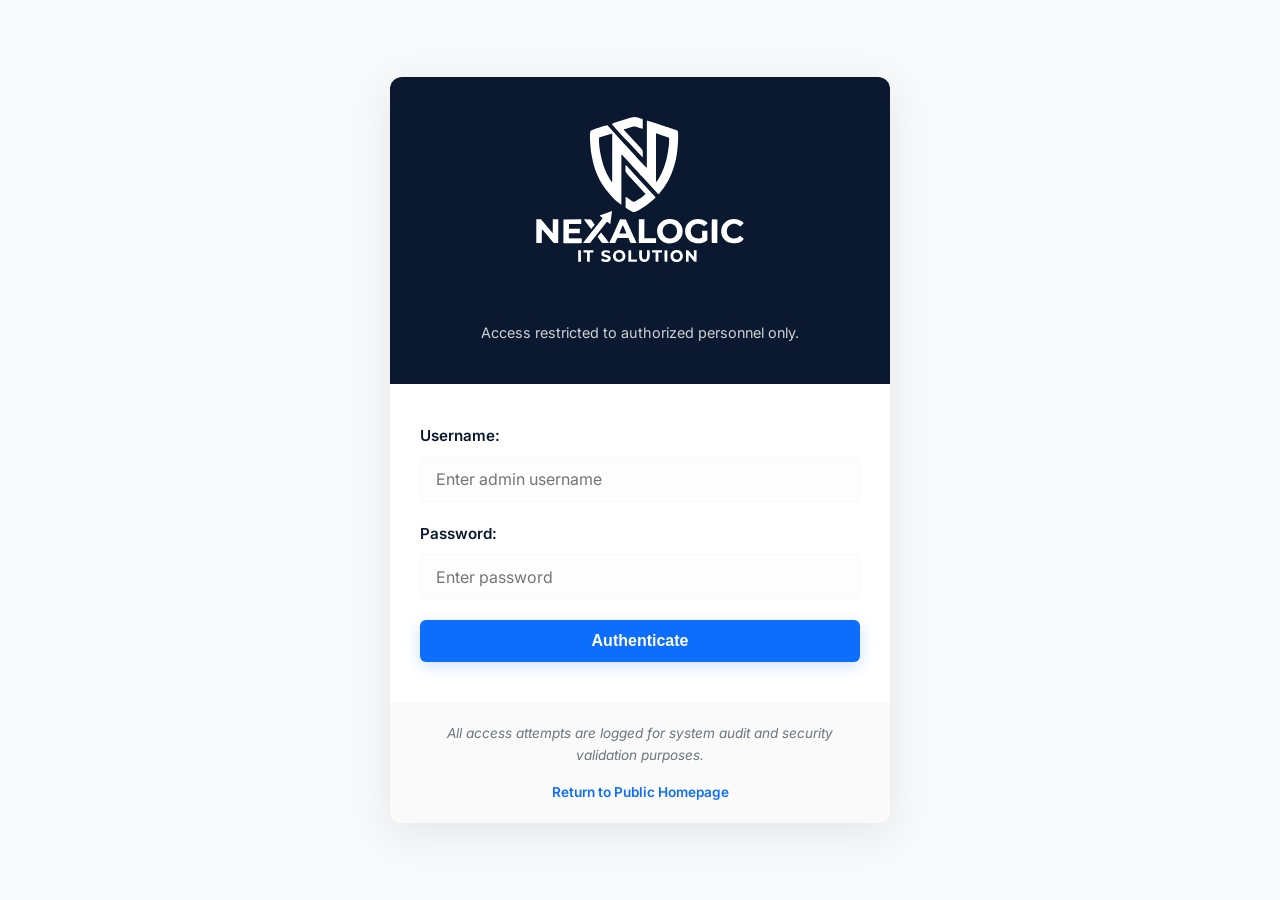
<file: frontend/admin-dashboard.html>
<!DOCTYPE html>
<html lang="en">
<head>
    <meta charset="UTF-8">
    <meta name="viewport" content="width=device-width, initial-scale=1.0">
    <meta name="robots" content="noindex, nofollow">
    <title>NexaLogic IT Solution | Admin Dashboard</title>
    <link rel="stylesheet" href="assets/css/style.css">
    <link rel="stylesheet" href="assets/css/admin.css">
    <link rel="icon" type="image/svg+xml" href="assets/images/nexalogic%20-15.svg">
</head>
<body class="admin-dashboard-body">

    <!-- Dashboard Layout Grid -->
    <div id="dashboard-wrapper">
        
        <!-- Sidebar Navigation -->
        <aside id="dashboard-sidebar">
            <div class="sidebar-brand">
                <span class="brand-text">Admin Panel</span>
            </div>
            
            <nav id="sidebar-nav">
                <ul>
                    <li><button type="button" class="nav-tab-btn active" data-target="panel-overview">Dashboard Overview</button></li>
                    <li><button type="button" class="nav-tab-btn" data-target="panel-homepage">Homepage Manager</button></li>
                    <li><button type="button" class="nav-tab-btn" data-target="panel-services">Services CRUD</button></li>
                    <li><button type="button" class="nav-tab-btn" data-target="panel-testimonials">Testimonials CRUD</button></li>
                    <li><button type="button" class="nav-tab-btn" data-target="panel-settings">Company Settings</button></li>
                    <li><button type="button" class="nav-tab-btn" data-target="panel-inquiries">Contact Inquiries</button></li>
                    <li class="logout-li"><button type="button" id="admin-logout-btn" class="nav-tab-btn logout-btn">Logout</button></li>
                </ul>
            </nav>
        </aside>

        <!-- Main Workspace -->
        <main id="dashboard-main-content">
            
            <!-- Dashboard Top Bar -->
            <header id="dashboard-header">
                <div style="display: flex; align-items: center; gap: 15px;">
                    <img src="assets/images/nexalogic%20-15.svg" alt="NexaLogic IT Solution Logo" class="dashboard-logo" style="height: 80px;">
                    <h2>Welcome, System Administrator</h2>
                </div>
                <div class="admin-profile-status">
                    <span>Role: Master Admin</span>
                    <span class="status-indicator online">Active</span>
                </div>
            </header>

            <!-- Workspace Panels -->
            <div id="panels-container">

                <!-- 1. Panel Overview / Stats -->
                <section id="panel-overview" class="dashboard-panel active">
                    <h2>Operational Metrics</h2>
                    <div class="metrics-grid">
                        <div class="metric-card card-premium">
                            <h3>Total Inquiries</h3>
                            <span class="metric-number" id="stat-total-inquiries">0</span>
                        </div>
                        <div class="metric-card card-premium">
                            <h3>Active Services</h3>
                            <span class="metric-number" id="stat-active-services">0</span>
                        </div>
                        <div class="metric-card card-premium">
                            <h3>Testimonials Listed</h3>
                            <span class="metric-number" id="stat-total-testimonials">0</span>
                        </div>
                    </div>
                </section>

                <!-- 2. Homepage Manager Panel -->
                <section id="panel-homepage" class="dashboard-panel">
                    <h2>Homepage Manager</h2>
                    <p class="panel-desc">Modify slide texts, descriptions, and call-to-actions displayed in the custom front-page carousel.</p>
                    
                    <form id="homepage-carousel-form" class="custom-form card-premium form-panel">
                        <!-- Slide 1 configuration -->
                        <fieldset>
                            <legend>Hero Slide 1</legend>
                            <div class="form-group">
                                <label for="slide1-heading">Heading Title:</label>
                                <input type="text" id="slide1-heading" class="form-control" value="Innovating the Future of Business IT">
                            </div>
                            <div class="form-group">
                                <label for="slide1-description">Description Text:</label>
                                <textarea id="slide1-description" class="form-control" rows="2">We deliver bespoke software, cloud architecture, and security services tailored for your enterprise.</textarea>
                            </div>
                            <div class="form-group">
                                <label for="slide1-cta">CTA Link Text:</label>
                                <input type="text" id="slide1-cta" class="form-control" value="Explore Services">
                            </div>
                        </fieldset>

                        <!-- Slide 2 configuration -->
                        <fieldset>
                            <legend>Hero Slide 2</legend>
                            <div class="form-group">
                                <label for="slide2-heading">Heading Title:</label>
                                <input type="text" id="slide2-heading" class="form-control" value="Our Strategic Process">
                            </div>
                            <div class="form-group">
                                <label for="slide2-description">Description Text:</label>
                                <textarea id="slide2-description" class="form-control" rows="2">From assessment to execution, we ensure quality checkpoints and seamless digital transitions.</textarea>
                            </div>
                            <div class="form-group">
                                <label for="slide2-cta">CTA Link Text:</label>
                                <input type="text" id="slide2-cta" class="form-control" value="Our Process">
                            </div>
                        </fieldset>

                        <!-- Slide 3 configuration -->
                        <fieldset>
                            <legend>Hero Slide 3</legend>
                            <div class="form-group">
                                <label for="slide3-heading">Heading Title:</label>
                                <input type="text" id="slide3-heading" class="form-control" value="Industries We Support">
                            </div>
                            <div class="form-group">
                                <label for="slide3-description">Description Text:</label>
                                <textarea id="slide3-description" class="form-control" rows="2">Empowering Healthcare, Finance, Logistics, and E-commerce with robust backend systems.</textarea>
                            </div>
                            <div class="form-group">
                                <label for="slide3-cta">CTA Link Text:</label>
                                <input type="text" id="slide3-cta" class="form-control" value="Partner With Us">
                            </div>
                        </fieldset>

                        <!-- Slide 4 configuration -->
                        <fieldset>
                            <legend>Hero Slide 4</legend>
                            <div class="form-group">
                                <label for="slide4-heading">Heading Title:</label>
                                <input type="text" id="slide4-heading" class="form-control" value="Featured Solutions">
                            </div>
                            <div class="form-group">
                                <label for="slide4-description">Description Text:</label>
                                <textarea id="slide4-description" class="form-control" rows="2">Discover our specialized cloud migration and machine learning APIs built to scale.</textarea>
                            </div>
                            <div class="form-group">
                                <label for="slide4-cta">CTA Link Text:</label>
                                <input type="text" id="slide4-cta" class="form-control" value="Learn More">
                            </div>
                        </fieldset>

                        <button type="submit" class="btn-primary mt-20">Update Carousel Slides</button>
                    </form>
                </section>

                <!-- 3. Services CRUD Panel -->
                <section id="panel-services" class="dashboard-panel">
                    <h2>Manage Services</h2>
                    <div class="action-bar">
                        <button type="button" id="add-service-btn" class="btn-primary">Add New Service</button>
                    </div>

                    <!-- Services Table -->
                    <div class="table-responsive card-premium">
                        <table id="services-crud-table" class="admin-table">
                            <thead>
                                <tr>
                                    <th>ID</th>
                                    <th>Title</th>
                                    <th>Slug</th>
                                    <th>Tag</th>
                                    <th>Actions</th>
                                </tr>
                            </thead>
                            <tbody id="services-crud-table-body">
                                <tr>
                                    <td colspan="5" style="text-align: center; padding: 20px;">Loading services...</td>
                                </tr>
                            </tbody>
                        </table>
                    </div>

                    <!-- Service Creation/Editing Form (Structure only) -->
                    <div id="service-form-modal" class="modal-overlay" style="display:none;" aria-hidden="true">
                        <div class="modal-content">
                            <button type="button" class="modal-close" onclick="closeAdminModal('service-form-modal')">&times;</button>
                            <h3 id="service-form-title">Create Service Record</h3>
                            <form id="service-crud-form" class="custom-form" enctype="multipart/form-data">
                                <input type="hidden" id="service-form-id">
                                <div class="form-group">
                                    <label for="service-form-title-input">Title:</label>
                                    <input type="text" id="service-form-title-input" class="form-control" required>
                                </div>
                                <div class="form-group">
                                    <label for="service-form-slug">Slug (URL key):</label>
                                    <input type="text" id="service-form-slug" class="form-control" required placeholder="e.g. cloud-devops">
                                </div>
                                <div class="form-group">
                                    <label for="service-form-meta-title">Meta Title:</label>
                                    <input type="text" id="service-form-meta-title" class="form-control" required>
                                </div>
                                <div class="form-group">
                                    <label for="service-form-desc">Long Description:</label>
                                    <textarea id="service-form-desc" class="form-control" rows="5" required></textarea>
                                </div>
                                <div class="form-group">
                                    <label for="service-form-image">Image:</label>
                                    <input type="file" id="service-form-image" class="form-control" accept="image/*">
                                    <small id="service-form-image-preview"></small>
                                </div>
                                <div class="form-group">
                                    <label for="service-form-keyword">Keywords (comma-separated, admin only):</label>
                                    <input type="text" id="service-form-keyword" class="form-control" placeholder="cloud, api, devops">
                                </div>
                                <div class="form-group">
                                    <label for="service-form-tag">Tag (shown on user side):</label>
                                    <input type="text" id="service-form-tag" class="form-control" placeholder="e.g. Cloud">
                                </div>
                                <div class="form-actions">
                                    <button type="submit" class="btn-primary">Save Service</button>
                                    <button type="button" class="btn-secondary" onclick="closeAdminModal('service-form-modal')">Cancel</button>
                                </div>
                            </form>
                        </div>
                    </div>
                </section>

                <!-- 4. Testimonials CRUD Panel -->
                <section id="panel-testimonials" class="dashboard-panel">
                    <h2>Customer Testimonials</h2>
                    <div class="action-bar">
                        <button type="button" id="add-testimonial-btn" class="btn-primary" onclick="openAdminModal('testimonial-form-modal')">Add Testimonial</button>
                    </div>

                    <!-- Testimonials Table -->
                    <div class="table-responsive card-premium">
                        <table id="testimonials-crud-table" class="admin-table">
                            <thead>
                                <tr>
                                    <th>ID</th>
                                    <th>Author Name</th>
                                    <th>Role/Company</th>
                                    <th>Content Sneak</th>
                                    <th>Actions</th>
                                </tr>
                            </thead>
                            <tbody>
                                <tr>
                                    <td colspan="5" style="text-align: center; padding: 20px;">No testimonials recorded yet.</td>
                                </tr>
                            </tbody>
                        </table>
                    </div>

                    <!-- Testimonial CRUD Form (Structure only) -->
                    <div id="testimonial-form-modal" class="modal-overlay" style="display:none;" aria-hidden="true">
                        <div class="modal-content">
                            <button type="button" class="modal-close" onclick="closeAdminModal('testimonial-form-modal')">&times;</button>
                            <h3 id="testimonial-form-title">Record Testimonial</h3>
                            <form id="testimonial-crud-form" class="custom-form">
                                <input type="hidden" id="testimonial-form-id">
                                <div class="form-group">
                                    <label for="testimonial-form-author">Author Name:</label>
                                    <input type="text" id="testimonial-form-author" class="form-control" required>
                                </div>
                                <div class="form-group">
                                    <label for="testimonial-form-company">Designation & Company:</label>
                                    <input type="text" id="testimonial-form-company" class="form-control" required placeholder="e.g. Director of Logistics, Global Co.">
                                </div>
                                <div class="form-group">
                                    <label for="testimonial-form-content">Quote Content:</label>
                                    <textarea id="testimonial-form-content" class="form-control" rows="4" required></textarea>
                                </div>
                                <div class="form-actions">
                                    <button type="submit" class="btn-primary">Save Testimonial</button>
                                    <button type="button" class="btn-secondary" onclick="closeAdminModal('testimonial-form-modal')">Cancel</button>
                                </div>
                            </form>
                        </div>
                    </div>
                </section>

                <!-- 5. Company Settings Panel -->
                <section id="panel-settings" class="dashboard-panel">
                    <h2>Global Company Settings</h2>
                    <form id="company-settings-form" class="custom-form card-premium form-panel">
                        <div class="form-group">
                            <label for="setting-company-name">Company Name:</label>
                            <input type="text" id="setting-company-name" class="form-control" value="NexaLogic IT Solution">
                        </div>
                        <div class="form-group">
                            <label for="setting-email">Contact Email Address:</label>
                            <input type="email" id="setting-email" class="form-control" value="info@nexalogicit.com">
                        </div>
                        <div class="form-group">
                            <label for="setting-phone">Support Contact Number:</label>
                            <input type="text" id="setting-phone" class="form-control" value="+1 (555) 019-2834">
                        </div>
                        <div class="form-group">
                            <label for="setting-address">HQ Street Address:</label>
                            <textarea id="setting-address" class="form-control" rows="2">Tech Square Tower 4, Suite 800, Silicon Valley, CA</textarea>
                        </div>
                        <div class="form-group">
                            <label for="setting-logo-upload">Update Platform Logo:</label>
                            <input type="file" id="setting-logo-upload" class="form-control" accept="image/*">
                        </div>
                        <button type="submit" class="btn-primary mt-20">Apply Settings</button>
                    </form>
                </section>

                <!-- 6. Contact Inquiries Panel -->
                <section id="panel-inquiries" class="dashboard-panel">
                    <h2>Received Contact Inquiries</h2>
                    
                    <!-- Inquiries Listing Table -->
                    <div class="table-responsive card-premium">
                        <table id="inquiries-listing-table" class="admin-table">
                            <thead>
                                <tr>
                                    <th>Date</th>
                                    <th>Name</th>
                                    <th>Email</th>
                                    <th>Subject/Service</th>
                                    <th>Message Content</th>
                                    <th>Actions</th>
                                </tr>
                            </thead>
                            <tbody id="inquiries-table-body">
                                <tr>
                                    <td colspan="6" style="text-align: center; padding: 20px;">Fetching inquiries...</td>
                                </tr>
                            </tbody>
                        </table>
                    </div>

                    <!-- Inquiry Edit Modal -->
                    <div id="inquiry-edit-modal" class="modal-overlay" style="display:none;" aria-hidden="true">
                        <div class="modal-content">
                            <button type="button" class="modal-close" onclick="closeAdminModal('inquiry-edit-modal')">&times;</button>
                            <h3>Edit Inquiry</h3>
                            <form id="inquiry-edit-form" class="custom-form">
                                <input type="hidden" id="inquiry-edit-id">
                                <div class="form-group">
                                    <label for="inquiry-edit-name">Name:</label>
                                    <input type="text" id="inquiry-edit-name" class="form-control" required>
                                </div>
                                <div class="form-group">
                                    <label for="inquiry-edit-email">Email:</label>
                                    <input type="email" id="inquiry-edit-email" class="form-control" required>
                                </div>
                                <div class="form-group">
                                    <label for="inquiry-edit-subject">Subject/Service:</label>
                                    <input type="text" id="inquiry-edit-subject" class="form-control" required>
                                </div>
                                <div class="form-group">
                                    <label for="inquiry-edit-message">Message Content:</label>
                                    <textarea id="inquiry-edit-message" class="form-control" rows="5" required></textarea>
                                </div>
                                <div class="form-actions mt-20">
                                    <button type="submit" class="btn-primary">Update Inquiry</button>
                                    <button type="button" class="btn-secondary" onclick="closeAdminModal('inquiry-edit-modal')">Cancel</button>
                                </div>
                            </form>
                        </div>
                    </div>
                </section>

            </div>

        </main>
    </div>

    <!-- Admin JS for tab switching and modals -->
    <script src="assets/js/main.js"></script>
    <script src="assets/js/admin.js"></script>
    <script>
        // Tab Switching Logic
        const tabBtns = document.querySelectorAll('.nav-tab-btn:not(.logout-btn)');
        const panels = document.querySelectorAll('.dashboard-panel');

        tabBtns.forEach(btn => {
            btn.addEventListener('click', () => {
                // Remove active from all
                tabBtns.forEach(b => b.classList.remove('active'));
                panels.forEach(p => p.classList.remove('active'));
                
                // Add active to current
                btn.classList.add('active');
                const targetPanel = document.getElementById(btn.getAttribute('data-target'));
                if(targetPanel) {
                    targetPanel.classList.add('active');
                }
            });
        });

        // Admin Modal Logic
        function openAdminModal(modalId) {
            const modal = document.getElementById(modalId);
            if (modal) {
                modal.style.display = 'flex';
                setTimeout(() => {
                    modal.classList.add('active');
                }, 10);
            }
        }

        function closeAdminModal(modalId) {
            const modal = document.getElementById(modalId);
            if (modal) {
                modal.classList.remove('active');
                setTimeout(() => {
                    modal.style.display = 'none';
                }, 300);
            }
        }

        const addServiceBtn = document.getElementById('add-service-btn');
        if (addServiceBtn) {
            addServiceBtn.addEventListener('click', () => {
                if (typeof resetServiceForm === 'function') resetServiceForm();
                openAdminModal('service-form-modal');
            });
        }
    </script>
</body>
</html>
</file>
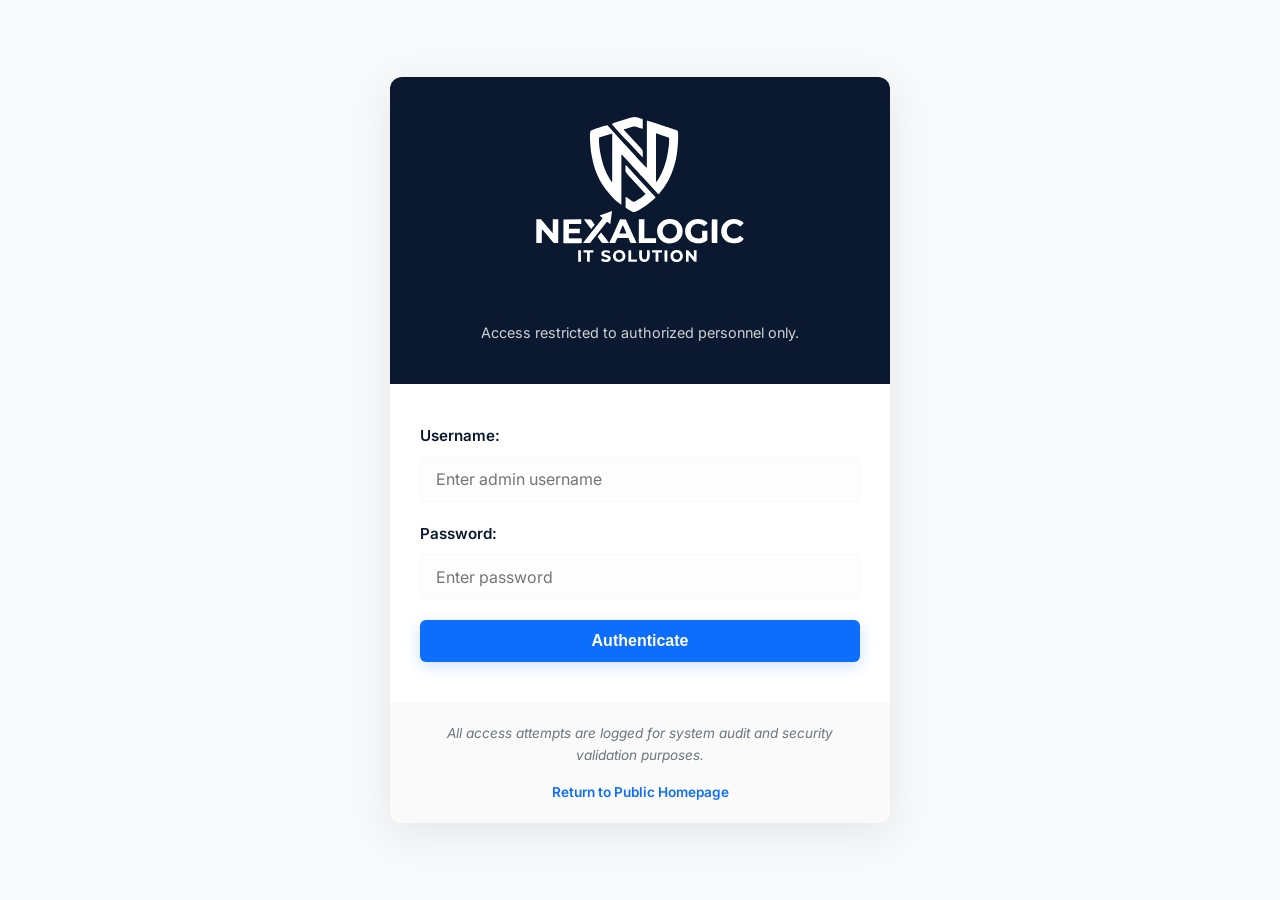
<file: frontend/admin-login.html>
<!DOCTYPE html>
<html lang="en">
<head>
    <meta charset="UTF-8">
    <meta name="viewport" content="width=device-width, initial-scale=1.0">
    <meta name="robots" content="noindex, nofollow">
    <title>NexaLogic IT Solution | Admin Login</title>
    <link rel="stylesheet" href="assets/css/style.css">
    <link rel="stylesheet" href="assets/css/admin.css">
    <link rel="icon" type="image/svg+xml" href="assets/images/nexalogic%20-15.svg">
</head>
<body class="admin-login-body">

    <!-- Main Container -->
    <main id="login-container">
        
        <!-- Logo and Brand header -->
        <header class="login-header">
            <a href="index.html">
                <img src="assets/images/nexalogic-white.svg" alt="NexaLogic IT Solution Logo" class="login-logo">
            </a>
            <h1>Admin Control Portal</h1>
            <p>Access restricted to authorized personnel only.</p>
        </header>

        <!-- Login Credentials Form Box -->
        <section class="login-card-section card-premium">
            <form id="admin-login-form" class="custom-form">
                
                <div class="form-group">
                    <label for="admin-username">Username:</label>
                    <input type="text" id="admin-username" class="form-control" name="username" required autocomplete="username" placeholder="Enter admin username">
                </div>

                <div class="form-group">
                    <label for="admin-password">Password:</label>
                    <input type="password" id="admin-password" class="form-control" name="password" required autocomplete="current-password" placeholder="Enter password">
                </div>

                <button type="submit" id="login-submit-btn" class="btn-primary">Authenticate</button>
            </form>

            <div id="login-feedback-message" aria-live="polite"></div>
        </section>

        <!-- Security Notice / Back Links -->
        <footer class="login-footer">
            <p class="warning-text">All access attempts are logged for system audit and security validation purposes.</p>
            <p><a href="index.html">Return to Public Homepage</a></p>
        </footer>

    </main>

    <script src="assets/js/main.js"></script>
    <script src="assets/js/admin.js"></script>
</body>
</html>
</file>
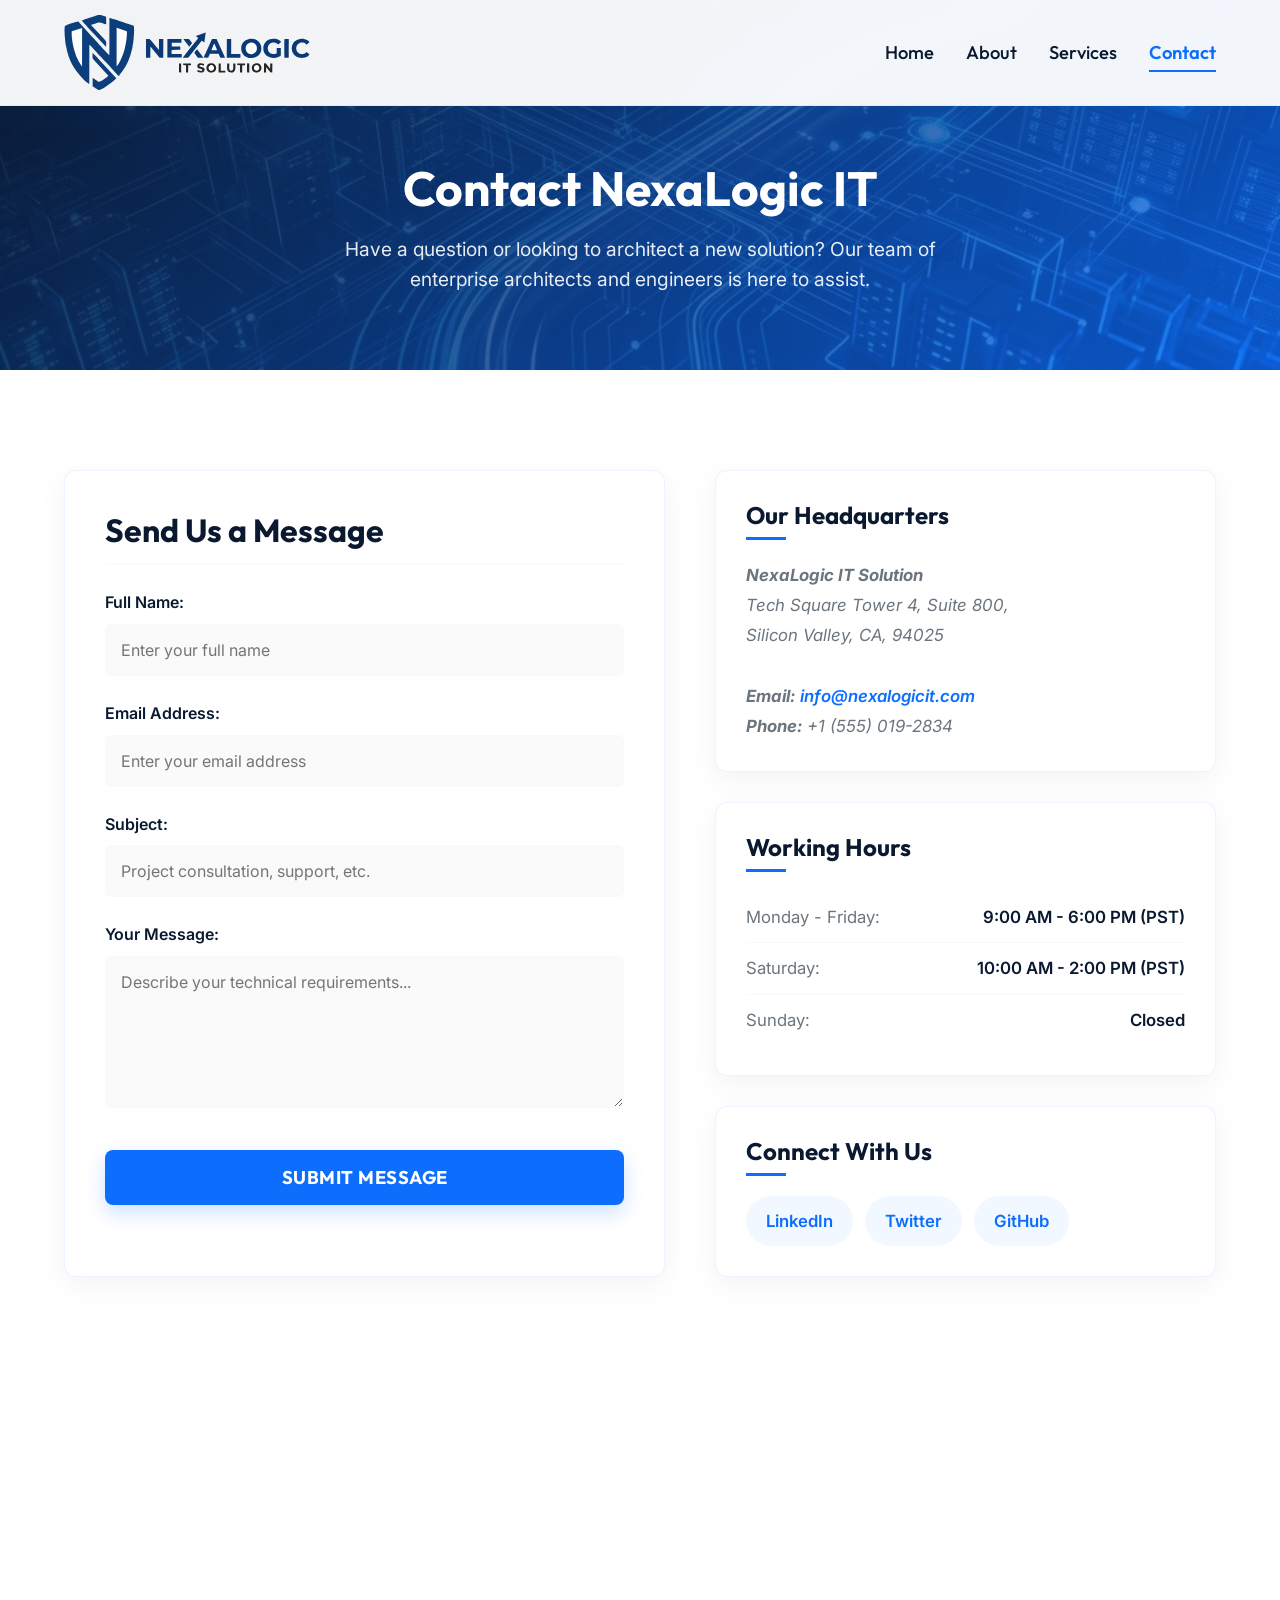
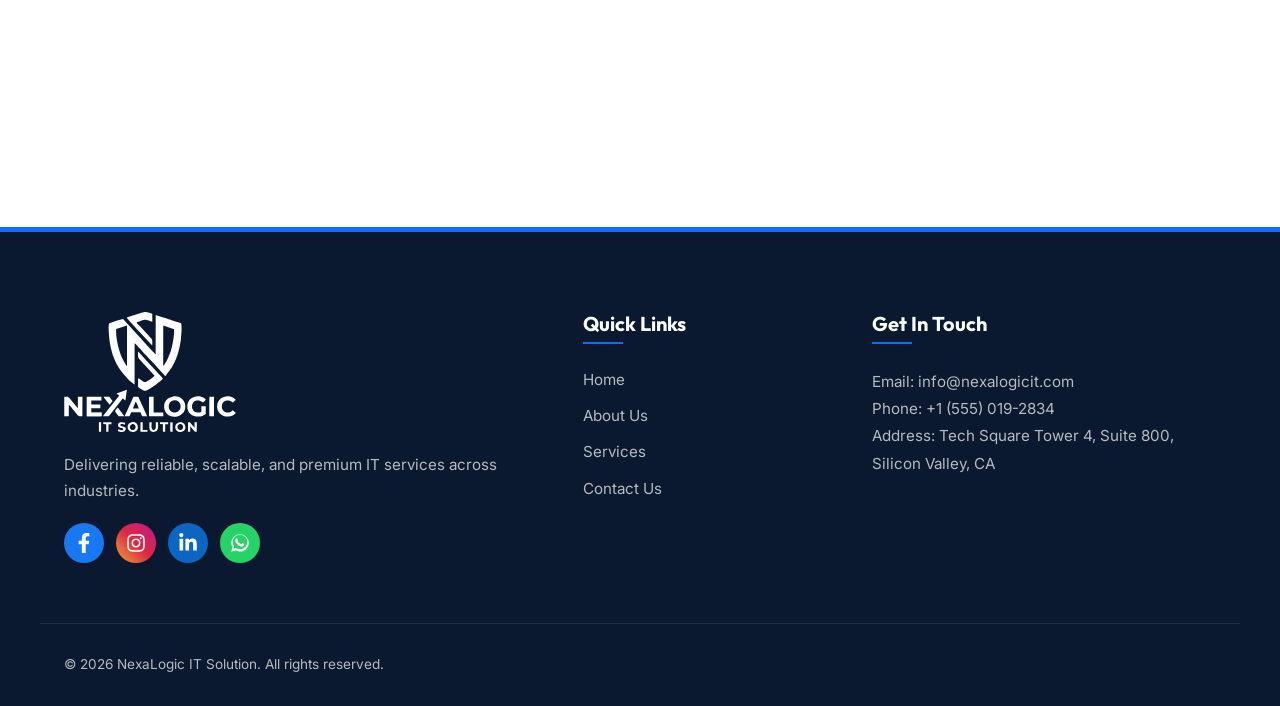
<file: frontend/contact.html>
<!DOCTYPE html>
<html lang="en">
<head>
    <meta charset="UTF-8">
    <meta name="viewport" content="width=device-width, initial-scale=1.0">
    <meta name="description" content="Get in touch with NexaLogic IT Solution. Submit our contact form for inquiries, consultations, or technical assistance.">
    <title>NexaLogic IT Solution | Contact Us</title>
    <link rel="stylesheet" href="assets/css/style.css?v=3.8">
    <link rel="stylesheet" href="assets/css/navbar-footer.css?v=3.8">
    <link rel="stylesheet" href="assets/css/contact.css?v=3.8">
    <link rel="icon" type="image/svg+xml" href="assets/images/nexalogic%20header%20svg.svg">
</head>
<body>

    <!-- Header & Navigation -->
    <header>
        <nav id="main-nav">
            <button type="button" class="menu-toggle" id="btnMobileNavToggle" aria-label="Open Navigation Menu">
                <span></span>
                <span></span>
                <span></span>
            </button>
            <a href="index.html" class="logo-link">
                <img src="assets/images/nexalogic%20header%20svg.svg" alt="NexaLogic IT Solution Logo" id="nav-logo">
            </a>
            <ul id="nav-menu">
                <li><a href="index.html">Home</a></li>
                <li><a href="about.html">About</a></li>
                <li><a href="services.html">Services</a></li>
                <li><a href="contact.html" class="active">Contact</a></li>
            </ul>
        </nav>
    </header>

    <!-- Mobile Side Navigation Drawer (Glaimagain Style) -->
    <div class="mobile-nav-backdrop" id="mobileNavBackdrop"></div>
    <div class="mobile-nav-drawer" id="mobileNavDrawer" aria-hidden="true">
        <div class="mobile-nav-header">
            <div class="mobile-drawer-brand">
                <img src="assets/images/nexalogic%20header%20svg.svg" alt="NexaLogic IT Solution" class="mobile-drawer-logo">
            </div>
            <button type="button" class="mobile-nav-close-btn" id="btnMobileNavClose" aria-label="Close Menu">&times;</button>
        </div>
        <div class="mobile-nav-body">
            <div class="mobile-nav-list">
                <a href="index.html" class="mobile-nav-item">
                    <span>HOME</span>
                    <span class="arrow-icon">&#8250;</span>
                </a>
                <a href="about.html" class="mobile-nav-item">
                    <span>ABOUT</span>
                    <span class="arrow-icon">&#8250;</span>
                </a>
                <a href="services.html" class="mobile-nav-item">
                    <span>SERVICES</span>
                    <span class="arrow-icon">&#8250;</span>
                </a>
                <a href="contact.html" class="mobile-nav-item active">
                    <span>CONTACT</span>
                    <span class="arrow-icon">&#8250;</span>
                </a>
            </div>
        </div>
    </div>

    <!-- Main Content Workspace -->
    <main>

        <!-- Contact Hero Section -->
        <section id="contact-hero" class="page-hero">
            <div class="container">
                <h1>Contact NexaLogic IT</h1>
                <p>Have a question or looking to architect a new solution? Our team of enterprise architects and engineers is here to assist.</p>
            </div>
        </section>

        <!-- Contact Layout (Form and Information Columns) -->
        <section id="contact-layout-section" class="section-padding bg-light">
            <div class="container">
                <div class="contact-grid">
                    
                    <!-- Contact Form Block -->
                    <div class="contact-form-container card-premium">
                        <h2>Send Us a Message</h2>
                        <form id="contact-inquiry-form" class="custom-form">
                            <div class="form-group">
                                <label for="contact-name">Full Name:</label>
                                <input type="text" id="contact-name" class="form-control" name="name" required placeholder="Enter your full name">
                            </div>
                            <div class="form-group">
                                <label for="contact-email">Email Address:</label>
                                <input type="email" id="contact-email" class="form-control" name="email" required placeholder="Enter your email address">
                            </div>
                            <div class="form-group">
                                <label for="contact-subject">Subject:</label>
                                <input type="text" id="contact-subject" class="form-control" name="subject" required placeholder="Project consultation, support, etc.">
                            </div>
                            <div class="form-group">
                                <label for="contact-message">Your Message:</label>
                                <textarea id="contact-message" class="form-control" name="message" rows="6" required placeholder="Describe your technical requirements..."></textarea>
                            </div>
                            <button type="submit" id="submit-contact-btn" class="btn btn-primary submit-btn-large">Submit Message</button>
                        </form>
                        <div id="contact-form-status" aria-live="polite"></div>
                    </div>

                    <!-- Company Info & Hours Block -->
                    <div class="contact-info-container">
                        <div class="info-block card-premium">
                            <h2>Our Headquarters</h2>
                            <address class="contact-address">
                                <strong>NexaLogic IT Solution</strong><br>
                                Tech Square Tower 4, Suite 800,<br>
                                Silicon Valley, CA, 94025<br><br>
                                <strong>Email:</strong> <a href="mailto:info@nexalogicit.com">info@nexalogicit.com</a><br>
                                <strong>Phone:</strong> +1 (555) 019-2834
                            </address>
                        </div>

                        <div class="info-block card-premium">
                            <h2>Working Hours</h2>
                            <ul class="working-hours-list">
                                <li>Monday - Friday: <span>9:00 AM - 6:00 PM (PST)</span></li>
                                <li>Saturday: <span>10:00 AM - 2:00 PM (PST)</span></li>
                                <li>Sunday: <span>Closed</span></li>
                            </ul>
                        </div>

                        <div class="info-block card-premium social-block">
                            <h2>Connect With Us</h2>
                            <ul class="social-links-list">
                                <li><a href="#" rel="noopener" target="_blank">LinkedIn</a></li>
                                <li><a href="#" rel="noopener" target="_blank">Twitter</a></li>
                                <li><a href="#" rel="noopener" target="_blank">GitHub</a></li>
                            </ul>
                        </div>
                    </div>

                </div>
            </div>
        </section>

        <!-- Google Map Embedding Placeholder -->
        <section id="google-map-section">
            <div class="map-wrapper">
                <!-- Plain iframe placeholder for Google Map -->
                <iframe 
                    src="about:blank" 
                    title="NexaLogic Office Location Map" 
                    id="contact-map-iframe"
                    class="full-width-map"
                    width="100%" 
                    height="450" 
                    style="border:0;" 
                    allowfullscreen="" 
                    loading="lazy">
                </iframe>
            </div>
        </section>

    </main>

    <!-- Professional Footer -->
    <footer>
        <div class="footer-content">
            <div class="footer-brand">
                <img src="assets/images/nexalogic-white.svg" alt="NexaLogic IT Solution Logo" class="footer-logo">
                <p>Delivering reliable, scalable, and premium IT services across industries.</p>
                <div class="footer-social">
                    <a href="#" class="social-icon facebook" title="Facebook">
                        <svg viewBox="0 0 320 512"><path d="M279.14 288l14.22-92.66h-88.91v-60.13c0-25.35 12.42-50.06 52.24-50.06h40.42V6.26S260.43 0 225.36 0c-73.22 0-121.08 44.38-121.08 124.72v70.62H22.89V288h81.39v224h100.17V288z"/></svg>
                    </a>
                    <a href="#" class="social-icon instagram" title="Instagram">
                        <svg viewBox="0 0 448 512"><path d="M224.1 141c-63.6 0-114.9 51.3-114.9 114.9s51.3 114.9 114.9 114.9S339 319.5 339 255.9 287.7 141 224.1 141zm0 189.6c-41.1 0-74.7-33.5-74.7-74.7s33.5-74.7 74.7-74.7 74.7 33.5 74.7 74.7-33.6 74.7-74.7 74.7zm146.4-194.3c0 14.9-12 26.8-26.8 26.8-14.9 0-26.8-12-26.8-26.8s12-26.8 26.8-26.8 26.8 12 26.8 26.8zm76.1 27.2c-1.7-35.9-9.9-67.7-36.2-93.9-26.2-26.2-58-34.4-93.9-36.2-37-2.1-147.9-2.1-184.9 0-35.8 1.7-67.6 9.9-93.9 36.1s-34.4 58-36.2 93.9c-2.1 37-2.1 147.9 0 184.9 1.7 35.9 9.9 67.7 36.2 93.9s58 34.4 93.9 36.2c37 2.1 147.9 2.1 184.9 0 35.9-1.7 67.7-9.9 93.9-36.2 26.2-26.2 34.4-58 36.2-93.9 2.1-37 2.1-147.8 0-184.8zM398.8 388c-7.8 19.6-22.9 34.7-42.6 42.6-29.5 11.7-99.5 9-132.1 9s-102.7 2.6-132.1-9c-19.6-7.8-34.7-22.9-42.6-42.6-11.7-29.5-9-99.5-9-132.1s-2.6-102.7 9-132.1c7.8-19.6 22.9-34.7 42.6-42.6 29.5-11.7 99.5-9 132.1-9s102.7-2.6 132.1 9c19.6 7.8 34.7 22.9 42.6 42.6 11.7 29.5 9 99.5 9 132.1s2.7 102.7-9 132.1z"/></svg>
                    </a>
                    <a href="#" class="social-icon linkedin" title="LinkedIn">
                        <svg viewBox="0 0 448 512"><path d="M100.28 448H7.4V148.9h92.88zM53.79 108.1C24.09 108.1 0 83.5 0 53.8a53.79 53.79 0 0 1 107.58 0c0 29.7-24.1 54.3-53.79 54.3zM447.9 448h-92.68V302.4c0-34.7-.7-79.2-48.29-79.2-48.29 0-55.69 37.7-55.69 76.7V448h-92.78V148.9h89.08v40.8h1.3c12.4-23.5 42.69-48.3 87.88-48.3 94 0 111.28 61.9 111.28 142.3V448z"/></svg>
                    </a>
                    <a href="#" class="social-icon whatsapp" title="WhatsApp">
                        <svg viewBox="0 0 448 512"><path d="M380.9 97.1C339 55.1 283.2 32 223.9 32c-122.4 0-222 99.6-222 222 0 39.1 10.2 77.3 29.6 111L0 480l117.7-30.9c32.4 17.7 68.9 27 106.1 27h.1c122.3 0 224.1-99.6 224.1-222 0-59.3-23.1-115-65.1-157zM223.9 413.4c-33 0-65.3-8.9-94-25.7l-6.7-4-69.8 18.3L72 334.3l-4.4-7c-18.5-29.4-28.2-63.3-28.2-98.2 0-101.7 82.8-184.5 184.6-184.5 49.3 0 95.6 19.2 130.4 54.1 34.8 34.9 56.2 81.2 56.1 130.5 0 101.8-84.9 184.2-186.6 184.2zm101.2-138.2c-5.5-2.8-32.8-16.2-37.9-18-5.1-1.9-8.8-2.8-12.5 2.8-3.7 5.6-14.3 18-17.6 21.8-3.2 3.7-6.5 4.2-12 1.4-32.6-16.3-54-29.1-75.5-66-2.1-3.6 1.5-3.8 6.5-13.8 2.3-4.6.9-8.8-1.3-12.5s-12.5-30.2-17.1-41.3c-4.5-10.8-9.1-9.3-12.5-9.5-3.2-.2-6.9-.2-10.6-.2-3.7 0-9.7 1.4-14.8 6.9-5.1 5.6-19.4 19-19.4 46.3 0 27.3 19.9 53.7 22.6 57.4 2.8 3.7 39.1 59.7 94.8 83.8 35.2 15.2 49 16.5 66.6 13.9 10.7-1.6 32.8-13.4 37.4-26.4 4.6-13 4.6-24.1 3.2-26.4-1.3-2.5-5-3.9-10.5-6.6z"/></svg>
                    </a>
                </div>
            </div>
            <div class="footer-links">
                <h3>Quick Links</h3>
                <ul>
                    <li><a href="index.html">Home</a></li>
                    <li><a href="about.html">About Us</a></li>
                    <li><a href="services.html">Services</a></li>
                    <li><a href="contact.html">Contact Us</a></li>
                </ul>
            </div>
            <div class="footer-contact">
                <h3>Get In Touch</h3>
                <address>
                    Email: info@nexalogicit.com<br>
                    Phone: +1 (555) 019-2834<br>
                    Address: Tech Square Tower 4, Suite 800, Silicon Valley, CA
                </address>
            </div>
        </div>
        <div class="footer-bottom">
            <p>&copy; 2026 NexaLogic IT Solution. All rights reserved.</p>
        </div>
    </footer>

    <script src="assets/js/main.js?v=3.8"></script>
</body>
</html>
</file>
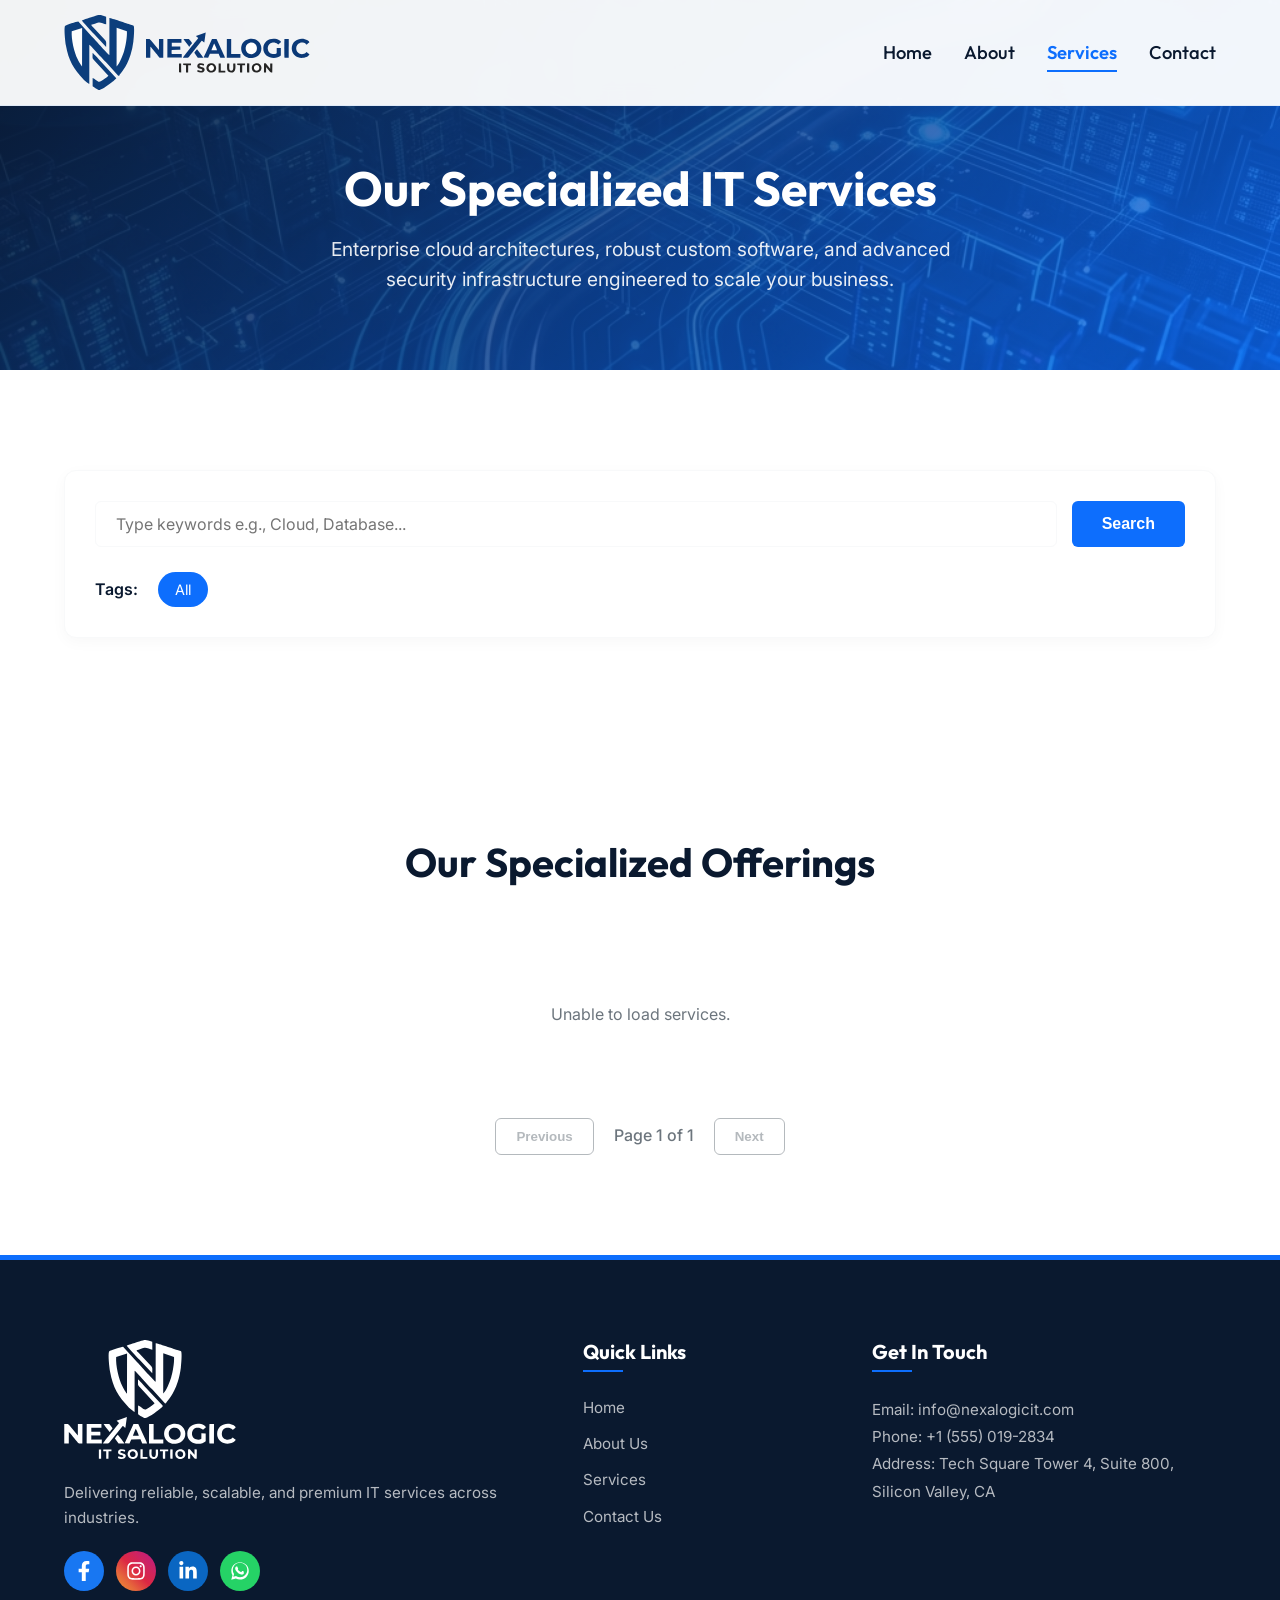
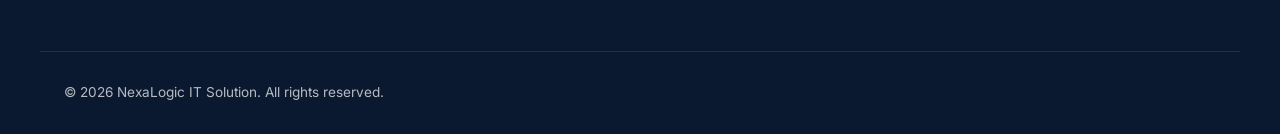
<file: frontend/service-detail.html>
<!DOCTYPE html>
<html lang="en">
<head>
    <meta charset="UTF-8">
    <meta name="viewport" content="width=device-width, initial-scale=1.0">
    <meta name="description" content="Detailed overview of our premium IT services, features, benefits, and customized technical solutions at NexaLogic.">
    <title>NexaLogic IT Solution | Service Details</title>
    <link rel="stylesheet" href="assets/css/style.css?v=3.8">
    <link rel="stylesheet" href="assets/css/navbar-footer.css?v=3.8">
    <link rel="stylesheet" href="assets/css/services.css?v=3.8">
    <link rel="icon" type="image/svg+xml" href="assets/images/nexalogic%20header%20svg.svg">
</head>
<body>

    <!-- Header & Navigation -->
    <header>
        <nav id="main-nav">
            <button type="button" class="menu-toggle" id="btnMobileNavToggle" aria-label="Open Navigation Menu">
                <span></span>
                <span></span>
                <span></span>
            </button>
            <a href="index.html" class="logo-link">
                <img src="assets/images/nexalogic%20header%20svg.svg" alt="NexaLogic IT Solution Logo" id="nav-logo">
            </a>
            <ul id="nav-menu">
                <li><a href="index.html">Home</a></li>
                <li><a href="about.html">About</a></li>
                <li><a href="services.html">Services</a></li>
                <li><a href="contact.html">Contact</a></li>
            </ul>
        </nav>
    </header>

    <!-- Mobile Side Navigation Drawer (Glaimagain Style) -->
    <div class="mobile-nav-backdrop" id="mobileNavBackdrop"></div>
    <div class="mobile-nav-drawer" id="mobileNavDrawer" aria-hidden="true">
        <div class="mobile-nav-header">
            <div class="mobile-drawer-brand">
                <img src="assets/images/nexalogic%20header%20svg.svg" alt="NexaLogic IT Solution" class="mobile-drawer-logo">
            </div>
            <button type="button" class="mobile-nav-close-btn" id="btnMobileNavClose" aria-label="Close Menu">&times;</button>
        </div>
        <div class="mobile-nav-body">
            <div class="mobile-nav-list">
                <a href="index.html" class="mobile-nav-item">
                    <span>HOME</span>
                    <span class="arrow-icon">&#8250;</span>
                </a>
                <a href="about.html" class="mobile-nav-item">
                    <span>ABOUT</span>
                    <span class="arrow-icon">&#8250;</span>
                </a>
                <a href="services.html" class="mobile-nav-item active">
                    <span>SERVICES</span>
                    <span class="arrow-icon">&#8250;</span>
                </a>
                <a href="contact.html" class="mobile-nav-item">
                    <span>CONTACT</span>
                    <span class="arrow-icon">&#8250;</span>
                </a>
            </div>
        </div>
    </div>

    <!-- Main Content Workspace -->
    <main>

        <!-- Service Header Section -->
        <section class="page-hero service-detail-header">
            <div class="container">
                <div class="back-button-container">
                    <a href="services.html" class="back-to-services-btn">← Back to Services</a>
                </div>
                <div class="hero-content mt-4">
                    <h1 id="service-title" class="premium-title">Loading...</h1>
                    <p id="service-meta-title" class="service-meta-title lead-text"></p>
                </div>
            </div>
        </section>

        <!-- Service Hero Image -->
        <section class="service-image-section">
            <div class="container">
                <div id="service-hero-image" class="service-hero-image-container">
                    <!-- Image dynamically injected by services.js -->
                </div>
            </div>
        </section>

        <!-- Service Core Description -->
        <section id="service-description-section" class="section-padding">
            <div class="container">
                <article id="service-description-content" class="service-article card-premium">
                    <p>Loading service details...</p>
                </article>
                <div id="service-tag-display" class="hashtags-container text-center mt-4"></div>
            </div>
        </section>

        <!-- Inquiry Action Container -->
        <section id="inquiry-action" class="section-padding cta-banner">
            <div class="container text-center">
                <h2>Interested in this Service?</h2>
                <p>Our solutions can be tailored specifically to fit your current technical architecture and scale requirements. Speak with an engineer today.</p>
                <button type="button" id="inquiry-trigger-button" class="btn-large" onclick="openModal()">Send Service Inquiry</button>
            </div>
        </section>

        <!-- Inquiry Popup / Modal (Structure only) -->
        <div id="inquiry-modal-overlay" class="modal-overlay" aria-hidden="true">
            <div role="dialog" aria-labelledby="modal-title" id="inquiry-modal" class="modal-content">
                <button type="button" id="close-modal-btn" class="modal-close" aria-label="Close Inquiry Modal" onclick="closeModal()">&times;</button>
                <h3 id="modal-title">Inquire About Service</h3>
                <form id="service-inquiry-form" class="custom-form">
                    <div class="form-group">
                        <label for="inquiry-name">Your Name:</label>
                        <input type="text" id="inquiry-name" class="form-control" required>
                    </div>
                    <div class="form-group">
                        <label for="inquiry-email">Email Address:</label>
                        <input type="email" id="inquiry-email" class="form-control" required>
                    </div>
                    <div class="form-group">
                        <label for="inquiry-service-selected">Selected Service:</label>
                        <input type="text" id="inquiry-service-selected" class="form-control" readonly value="">
                    </div>
                    <div class="form-group">
                        <label for="inquiry-message">Requirements Overview:</label>
                        <textarea id="inquiry-message" class="form-control" rows="4" required placeholder="Describe your database scaling, tech stack, or user count needs..."></textarea>
                    </div>
                    <button type="submit" class="btn-primary">Submit Inquiry</button>
                </form>
            </div>
        </div>

        <!-- Related Services Grid -->
        <section id="related-services-section" class="section-padding">
            <div class="container section-header">
                <h2>Related Services</h2>
            </div>
            <div class="container">
                <div class="services-grid" id="related-services-container">
                    <p class="empty-services-msg">Loading related services...</p>
                </div>
            </div>
        </section>

        <!-- Scroll to Top Button -->
        <button type="button" id="scroll-top-btn" aria-label="Scroll to Top" title="Scroll to Top">
            <svg viewBox="0 0 384 512" width="20" height="20" fill="currentColor"><path d="M352 352c-8.188 0-16.38-3.125-22.62-9.375L192 205.3l-137.4 137.4c-12.5 12.5-32.75 12.5-45.25 0s-12.5-32.75 0-45.25l160-160c12.5-12.5 32.75-12.5 45.25 0l160 160c12.5 12.5 12.5 32.75 0 45.25C368.4 348.9 360.2 352 352 352z"/></svg>
        </button>
    </main>

    <!-- Professional Footer -->
    <footer>
        <div class="footer-content">
            <div class="footer-brand">
                <img src="assets/images/nexalogic-white.svg" alt="NexaLogic IT Solution Logo" class="footer-logo">
                <p>Delivering reliable, scalable, and premium IT services across industries.</p>
                <div class="footer-social">
                    <a href="#" class="social-icon facebook" title="Facebook">
                        <svg viewBox="0 0 320 512"><path d="M279.14 288l14.22-92.66h-88.91v-60.13c0-25.35 12.42-50.06 52.24-50.06h40.42V6.26S260.43 0 225.36 0c-73.22 0-121.08 44.38-121.08 124.72v70.62H22.89V288h81.39v224h100.17V288z"/></svg>
                    </a>
                    <a href="#" class="social-icon instagram" title="Instagram">
                        <svg viewBox="0 0 448 512"><path d="M224.1 141c-63.6 0-114.9 51.3-114.9 114.9s51.3 114.9 114.9 114.9S339 319.5 339 255.9 287.7 141 224.1 141zm0 189.6c-41.1 0-74.7-33.5-74.7-74.7s33.5-74.7 74.7-74.7 74.7 33.5 74.7 74.7-33.6 74.7-74.7 74.7zm146.4-194.3c0 14.9-12 26.8-26.8 26.8-14.9 0-26.8-12-26.8-26.8s12-26.8 26.8-26.8 26.8 12 26.8 26.8zm76.1 27.2c-1.7-35.9-9.9-67.7-36.2-93.9-26.2-26.2-58-34.4-93.9-36.2-37-2.1-147.9-2.1-184.9 0-35.8 1.7-67.6 9.9-93.9 36.1s-34.4 58-36.2 93.9c-2.1 37-2.1 147.9 0 184.9 1.7 35.9 9.9 67.7 36.2 93.9s58 34.4 93.9 36.2c37 2.1 147.9 2.1 184.9 0 35.9-1.7 67.7-9.9 93.9-36.2 26.2-26.2 34.4-58 36.2-93.9 2.1-37 2.1-147.8 0-184.8zM398.8 388c-7.8 19.6-22.9 34.7-42.6 42.6-29.5 11.7-99.5 9-132.1 9s-102.7 2.6-132.1-9c-19.6-7.8-34.7-22.9-42.6-42.6-11.7-29.5-9-99.5-9-132.1s-2.6-102.7 9-132.1c7.8-19.6 22.9-34.7 42.6-42.6 29.5-11.7 99.5-9 132.1-9s102.7-2.6 132.1 9c19.6 7.8 34.7 22.9 42.6 42.6 11.7 29.5 9 99.5 9 132.1s2.7 102.7-9 132.1z"/></svg>
                    </a>
                    <a href="#" class="social-icon linkedin" title="LinkedIn">
                        <svg viewBox="0 0 448 512"><path d="M100.28 448H7.4V148.9h92.88zM53.79 108.1C24.09 108.1 0 83.5 0 53.8a53.79 53.79 0 0 1 107.58 0c0 29.7-24.1 54.3-53.79 54.3zM447.9 448h-92.68V302.4c0-34.7-.7-79.2-48.29-79.2-48.29 0-55.69 37.7-55.69 76.7V448h-92.78V148.9h89.08v40.8h1.3c12.4-23.5 42.69-48.3 87.88-48.3 94 0 111.28 61.9 111.28 142.3V448z"/></svg>
                    </a>
                    <a href="#" class="social-icon whatsapp" title="WhatsApp">
                        <svg viewBox="0 0 448 512"><path d="M380.9 97.1C339 55.1 283.2 32 223.9 32c-122.4 0-222 99.6-222 222 0 39.1 10.2 77.3 29.6 111L0 480l117.7-30.9c32.4 17.7 68.9 27 106.1 27h.1c122.3 0 224.1-99.6 224.1-222 0-59.3-23.1-115-65.1-157zM223.9 413.4c-33 0-65.3-8.9-94-25.7l-6.7-4-69.8 18.3L72 334.3l-4.4-7c-18.5-29.4-28.2-63.3-28.2-98.2 0-101.7 82.8-184.5 184.6-184.5 49.3 0 95.6 19.2 130.4 54.1 34.8 34.9 56.2 81.2 56.1 130.5 0 101.8-84.9 184.2-186.6 184.2zm101.2-138.2c-5.5-2.8-32.8-16.2-37.9-18-5.1-1.9-8.8-2.8-12.5 2.8-3.7 5.6-14.3 18-17.6 21.8-3.2 3.7-6.5 4.2-12 1.4-32.6-16.3-54-29.1-75.5-66-2.1-3.6 1.5-3.8 6.5-13.8 2.3-4.6.9-8.8-1.3-12.5s-12.5-30.2-17.1-41.3c-4.5-10.8-9.1-9.3-12.5-9.5-3.2-.2-6.9-.2-10.6-.2-3.7 0-9.7 1.4-14.8 6.9-5.1 5.6-19.4 19-19.4 46.3 0 27.3 19.9 53.7 22.6 57.4 2.8 3.7 39.1 59.7 94.8 83.8 35.2 15.2 49 16.5 66.6 13.9 10.7-1.6 32.8-13.4 37.4-26.4 4.6-13 4.6-24.1 3.2-26.4-1.3-2.5-5-3.9-10.5-6.6z"/></svg>
                    </a>
                </div>
            </div>
            <div class="footer-links">
                <h3>Quick Links</h3>
                <ul>
                    <li><a href="index.html">Home</a></li>
                    <li><a href="about.html">About Us</a></li>
                    <li><a href="services.html">Services</a></li>
                    <li><a href="contact.html">Contact Us</a></li>
                </ul>
            </div>
            <div class="footer-contact">
                <h3>Get In Touch</h3>
                <address>
                    Email: info@nexalogicit.com<br>
                    Phone: +1 (555) 019-2834<br>
                    Address: Tech Square Tower 4, Suite 800, Silicon Valley, CA
                </address>
            </div>
        </div>
        <div class="footer-bottom">
            <p>&copy; 2026 NexaLogic IT Solution. All rights reserved.</p>
        </div>
    </footer>

    <script src="assets/js/main.js?v=3.8"></script>
    <script src="assets/js/services.js?v=3.8"></script>
</body>
</html>
</file>
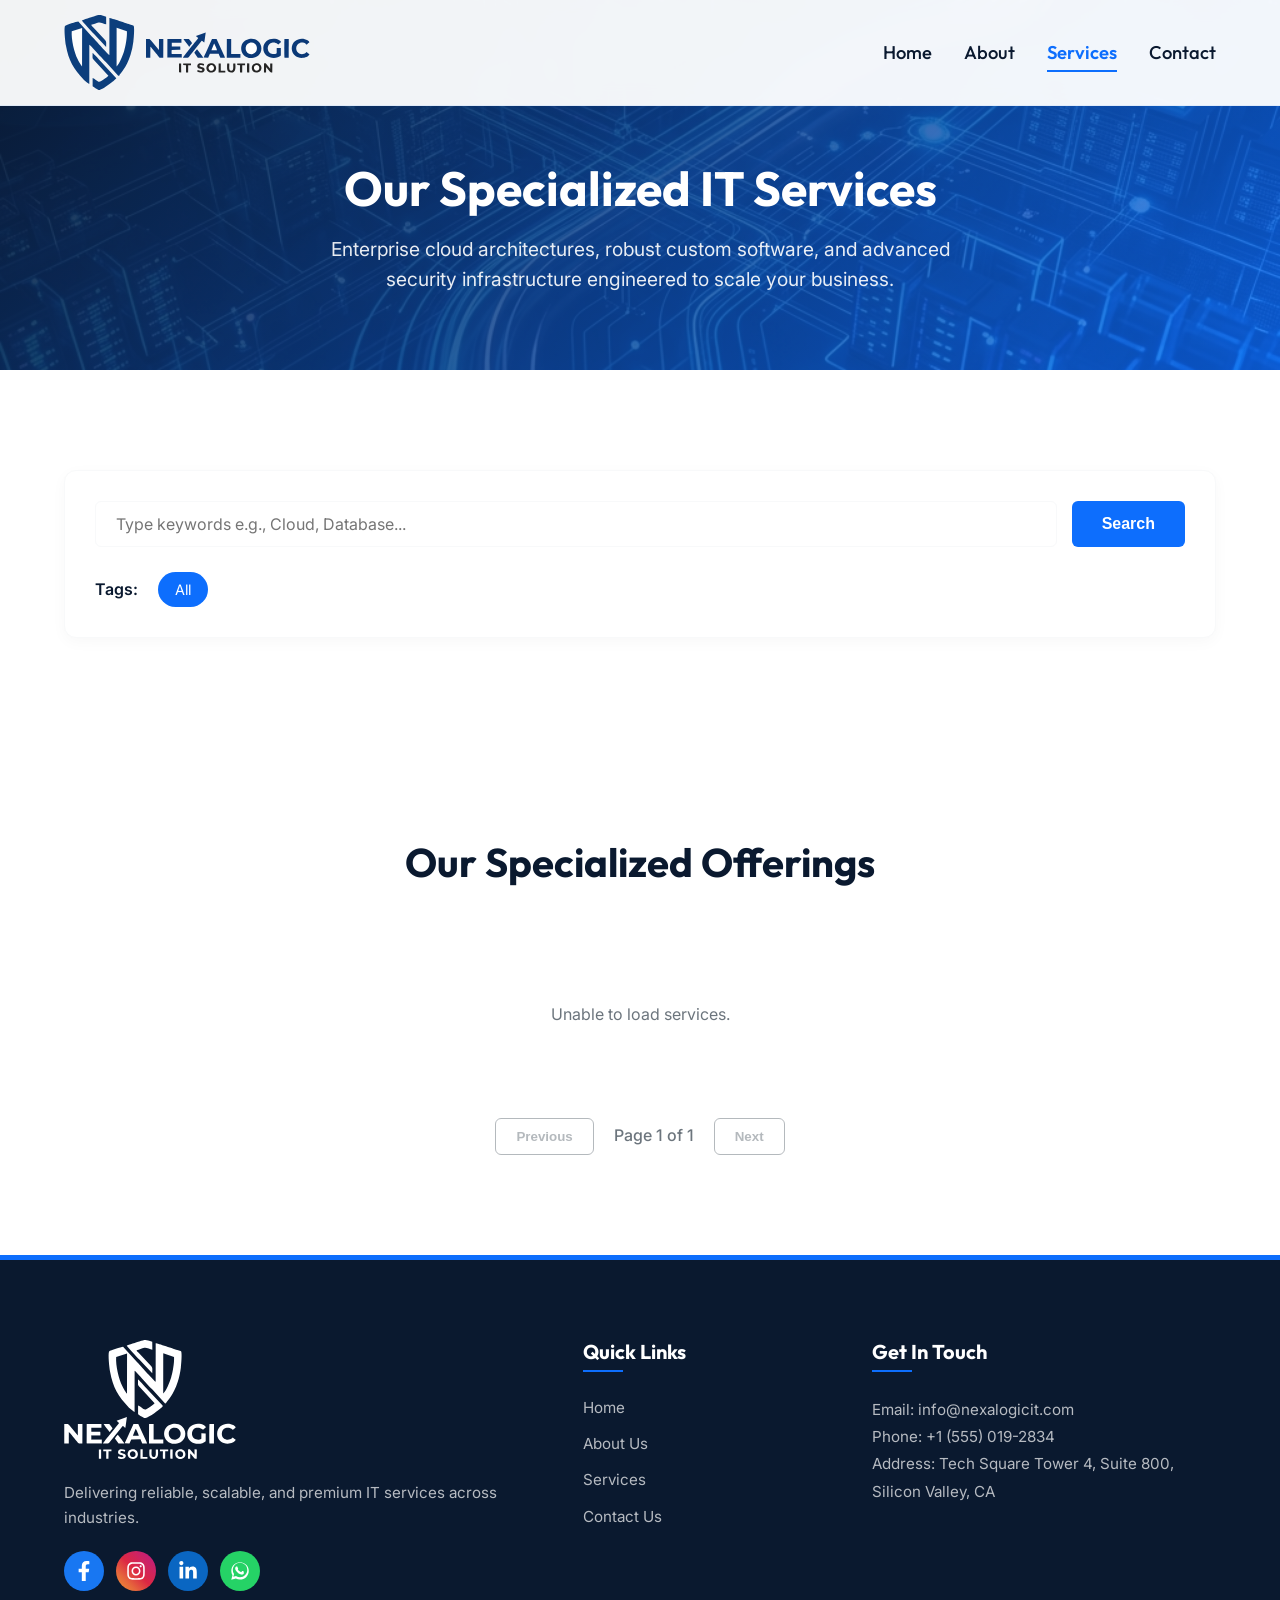
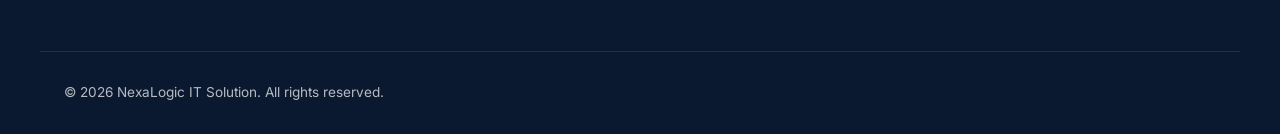
<file: frontend/services.html>
<!DOCTYPE html>
<html lang="en">
<head>
    <meta charset="UTF-8">
    <meta name="viewport" content="width=device-width, initial-scale=1.0">
    <meta name="description" content="Browse the full suite of professional services offered by NexaLogic IT Solution, including custom APIs, Cloud DevOps, and Web engineering.">
    <title>NexaLogic IT Solution | Services</title>
    <link rel="stylesheet" href="assets/css/style.css?v=4.0">
    <link rel="stylesheet" href="assets/css/navbar-footer.css?v=4.0">
    <link rel="stylesheet" href="assets/css/services.css?v=4.0">
    <link rel="icon" type="image/svg+xml" href="assets/images/nexalogic%20header%20svg.svg">
</head>
<body>

    <!-- Header & Navigation -->
    <header>
        <nav id="main-nav">
            <button type="button" class="menu-toggle" id="btnMobileNavToggle" aria-label="Open Navigation Menu">
                <span></span>
                <span></span>
                <span></span>
            </button>
            <a href="index.html" class="logo-link">
                <img src="assets/images/nexalogic%20header%20svg.svg" alt="NexaLogic IT Solution Logo" id="nav-logo">
            </a>
            <ul id="nav-menu">
                <li><a href="index.html">Home</a></li>
                <li><a href="about.html">About</a></li>
                <li><a href="services.html" class="active">Services</a></li>
                <li><a href="contact.html">Contact</a></li>
            </ul>
        </nav>
    </header>

    <!-- Mobile Side Navigation Drawer (Glaimagain Style) -->
    <div class="mobile-nav-backdrop" id="mobileNavBackdrop"></div>
    <div class="mobile-nav-drawer" id="mobileNavDrawer" aria-hidden="true">
        <div class="mobile-nav-header">
            <div class="mobile-drawer-brand">
                <img src="assets/images/nexalogic%20header%20svg.svg" alt="NexaLogic IT Solution" class="mobile-drawer-logo">
            </div>
            <button type="button" class="mobile-nav-close-btn" id="btnMobileNavClose" aria-label="Close Menu">&times;</button>
        </div>
        <div class="mobile-nav-body">
            <div class="mobile-nav-list">
                <a href="index.html" class="mobile-nav-item">
                    <span>HOME</span>
                    <span class="arrow-icon">&#8250;</span>
                </a>
                <a href="about.html" class="mobile-nav-item">
                    <span>ABOUT</span>
                    <span class="arrow-icon">&#8250;</span>
                </a>
                <a href="services.html" class="mobile-nav-item active">
                    <span>SERVICES</span>
                    <span class="arrow-icon">&#8250;</span>
                </a>
                <a href="contact.html" class="mobile-nav-item">
                    <span>CONTACT</span>
                    <span class="arrow-icon">&#8250;</span>
                </a>
            </div>
        </div>
    </div>

    <!-- Main Content Workspace -->
    <main>

        <!-- Services Hero Section -->
        <section id="services-hero" class="page-hero">
            <div class="container">
                <h1>Our Specialized IT Services</h1>
                <p>Enterprise cloud architectures, robust custom software, and advanced security infrastructure engineered to scale your business.</p>
            </div>
        </section>

        <!-- Services Filter and Search Section -->
        <section id="services-filter-search" class="section-padding bg-light" aria-label="Search and filter services">
            <div class="container">
                <div class="search-filter-wrapper">
                    <div class="search-container">
                        <input type="search" id="service-search-input" placeholder="Type keywords e.g., Cloud, Database...">
                        <button type="button" id="search-button" class="btn-search">Search</button>
                    </div>

                    <div class="category-filters" id="tag-filters">
                        <span class="filter-label">Tags:</span>
                        <button type="button" class="filter-btn active" data-tag="all">All</button>
                    </div>
                </div>
            </div>
        </section>

        <!-- Services Listing Grid -->
        <section id="services-listing" class="section-padding" aria-label="Available Services Grid">
            <div class="container section-header">
                <h2>Our Specialized Offerings</h2>
            </div>
            
            <div class="container">
                <div class="services-grid" id="services-grid-container">
                    <p class="empty-services-msg">Loading services...</p>
                </div>

                <!-- Pagination Elements -->
                <nav id="services-pagination" aria-label="Services Pagination Navigation">
                    <button type="button" class="pagination-prev" disabled>Previous</button>
                    <span class="pagination-info">Page 1 of 1</span>
                    <button type="button" class="pagination-next" disabled>Next</button>
                </nav>
            </div>
        </section>

    </main>

    <!-- Professional Footer -->
    <footer>
        <div class="footer-content">
            <div class="footer-brand">
                <img src="assets/images/nexalogic-white.svg" alt="NexaLogic IT Solution Logo" class="footer-logo">
                <p>Delivering reliable, scalable, and premium IT services across industries.</p>
                <div class="footer-social">
                    <a href="#" class="social-icon facebook" title="Facebook">
                        <svg viewBox="0 0 320 512"><path d="M279.14 288l14.22-92.66h-88.91v-60.13c0-25.35 12.42-50.06 52.24-50.06h40.42V6.26S260.43 0 225.36 0c-73.22 0-121.08 44.38-121.08 124.72v70.62H22.89V288h81.39v224h100.17V288z"/></svg>
                    </a>
                    <a href="#" class="social-icon instagram" title="Instagram">
                        <svg viewBox="0 0 448 512"><path d="M224.1 141c-63.6 0-114.9 51.3-114.9 114.9s51.3 114.9 114.9 114.9S339 319.5 339 255.9 287.7 141 224.1 141zm0 189.6c-41.1 0-74.7-33.5-74.7-74.7s33.5-74.7 74.7-74.7 74.7 33.5 74.7 74.7-33.6 74.7-74.7 74.7zm146.4-194.3c0 14.9-12 26.8-26.8 26.8-14.9 0-26.8-12-26.8-26.8s12-26.8 26.8-26.8 26.8 12 26.8 26.8zm76.1 27.2c-1.7-35.9-9.9-67.7-36.2-93.9-26.2-26.2-58-34.4-93.9-36.2-37-2.1-147.9-2.1-184.9 0-35.8 1.7-67.6 9.9-93.9 36.1s-34.4 58-36.2 93.9c-2.1 37-2.1 147.9 0 184.9 1.7 35.9 9.9 67.7 36.2 93.9s58 34.4 93.9 36.2c37 2.1 147.9 2.1 184.9 0 35.9-1.7 67.7-9.9 93.9-36.2 26.2-26.2 34.4-58 36.2-93.9 2.1-37 2.1-147.8 0-184.8zM398.8 388c-7.8 19.6-22.9 34.7-42.6 42.6-29.5 11.7-99.5 9-132.1 9s-102.7 2.6-132.1-9c-19.6-7.8-34.7-22.9-42.6-42.6-11.7-29.5-9-99.5-9-132.1s-2.6-102.7 9-132.1c7.8-19.6 22.9-34.7 42.6-42.6 29.5-11.7 99.5-9 132.1-9s102.7-2.6 132.1 9c19.6 7.8 34.7 22.9 42.6 42.6 11.7 29.5 9 99.5 9 132.1s2.7 102.7-9 132.1z"/></svg>
                    </a>
                    <a href="#" class="social-icon linkedin" title="LinkedIn">
                        <svg viewBox="0 0 448 512"><path d="M100.28 448H7.4V148.9h92.88zM53.79 108.1C24.09 108.1 0 83.5 0 53.8a53.79 53.79 0 0 1 107.58 0c0 29.7-24.1 54.3-53.79 54.3zM447.9 448h-92.68V302.4c0-34.7-.7-79.2-48.29-79.2-48.29 0-55.69 37.7-55.69 76.7V448h-92.78V148.9h89.08v40.8h1.3c12.4-23.5 42.69-48.3 87.88-48.3 94 0 111.28 61.9 111.28 142.3V448z"/></svg>
                    </a>
                    <a href="#" class="social-icon whatsapp" title="WhatsApp">
                        <svg viewBox="0 0 448 512"><path d="M380.9 97.1C339 55.1 283.2 32 223.9 32c-122.4 0-222 99.6-222 222 0 39.1 10.2 77.3 29.6 111L0 480l117.7-30.9c32.4 17.7 68.9 27 106.1 27h.1c122.3 0 224.1-99.6 224.1-222 0-59.3-23.1-115-65.1-157zM223.9 413.4c-33 0-65.3-8.9-94-25.7l-6.7-4-69.8 18.3L72 334.3l-4.4-7c-18.5-29.4-28.2-63.3-28.2-98.2 0-101.7 82.8-184.5 184.6-184.5 49.3 0 95.6 19.2 130.4 54.1 34.8 34.9 56.2 81.2 56.1 130.5 0 101.8-84.9 184.2-186.6 184.2zm101.2-138.2c-5.5-2.8-32.8-16.2-37.9-18-5.1-1.9-8.8-2.8-12.5 2.8-3.7 5.6-14.3 18-17.6 21.8-3.2 3.7-6.5 4.2-12 1.4-32.6-16.3-54-29.1-75.5-66-2.1-3.6 1.5-3.8 6.5-13.8 2.3-4.6.9-8.8-1.3-12.5s-12.5-30.2-17.1-41.3c-4.5-10.8-9.1-9.3-12.5-9.5-3.2-.2-6.9-.2-10.6-.2-3.7 0-9.7 1.4-14.8 6.9-5.1 5.6-19.4 19-19.4 46.3 0 27.3 19.9 53.7 22.6 57.4 2.8 3.7 39.1 59.7 94.8 83.8 35.2 15.2 49 16.5 66.6 13.9 10.7-1.6 32.8-13.4 37.4-26.4 4.6-13 4.6-24.1 3.2-26.4-1.3-2.5-5-3.9-10.5-6.6z"/></svg>
                    </a>
                </div>
            </div>
            <div class="footer-links">
                <h3>Quick Links</h3>
                <ul>
                    <li><a href="index.html">Home</a></li>
                    <li><a href="about.html">About Us</a></li>
                    <li><a href="services.html">Services</a></li>
                    <li><a href="contact.html">Contact Us</a></li>
                </ul>
            </div>
            <div class="footer-contact">
                <h3>Get In Touch</h3>
                <address>
                    Email: info@nexalogicit.com<br>
                    Phone: +1 (555) 019-2834<br>
                    Address: Tech Square Tower 4, Suite 800, Silicon Valley, CA
                </address>
            </div>
        </div>
        <div class="footer-bottom">
            <p>&copy; 2026 NexaLogic IT Solution. All rights reserved.</p>
        </div>
    </footer>

    <script src="assets/js/main.js?v=4.0"></script>
    <script src="assets/js/services.js?v=4.0"></script>
</body>
</html>
</file>
<file: frontend/assets/css/style.css>
@import url('https://fonts.googleapis.com/css2?family=Outfit:wght@300;400;500;600;700;800&family=Inter:wght@300;400;500;600;700&display=swap');

:root {
    --primary-blue: #0d6efd;
    --primary-hover: #0a58ca;
    --dark-blue: #0a192f;
    --navy-light: #172a45;
    --light-blue: #e8f2ff;
    --accent-blue: #00b4d8;
    --white: #ffffff;
    --grey-light: #f8f9fa;
    --grey-medium: #6c757d;
    --grey-dark: #212529;
    --shadow-soft: 0 8px 30px rgba(10, 25, 47, 0.05);
    --shadow-medium: 0 15px 45px rgba(10, 25, 47, 0.08);
    --border-radius: 12px;
    --border-radius-lg: 24px;
    --transition-smooth: all 0.3s cubic-bezier(0.25, 0.8, 0.25, 1);
    --font-heading: 'Outfit', sans-serif;
    --font-body: 'Inter', sans-serif;
}

/* Base CSS Reset */
*, *::before, *::after {
    box-sizing: border-box;
    margin: 0;
    padding: 0;
}

html {
    scroll-behavior: smooth;
    font-size: 16px;
    overflow-x: hidden;
    width: 100%;
    max-width: 100vw;
}

body {
    font-family: var(--font-body);
    background-color: var(--white);
    color: var(--grey-dark);
    line-height: 1.6;
    overflow-x: hidden;
    width: 100%;
    max-width: 100vw;
    position: relative;
    -webkit-font-smoothing: antialiased;
}

/* Typography styling */
h1, h2, h3, h4, h5, h6 {
    font-family: var(--font-heading);
    color: var(--dark-blue);
    font-weight: 700;
    line-height: 1.2;
}

a {
    color: var(--primary-blue);
    text-decoration: none;
    transition: var(--transition-smooth);
}

a:hover {
    color: var(--primary-hover);
}

ul, ol {
    list-style: none;
}

img {
    max-width: 100%;
    height: auto;
    display: block;
}

/* Global Reusable Containers & Layout Utilities */
.container {
    width: 100%;
    max-width: 1200px;
    margin: 0 auto;
    padding: 0 24px;
}

.section-padding {
    padding: 100px 0;
}

@media (max-width: 768px) {
    .section-padding {
        padding: 60px 0;
    }
    .container {
        padding: 0 16px;
    }
}

/* Buttons System */
.btn {
    display: inline-flex;
    align-items: center;
    justify-content: center;
    padding: 14px 28px;
    font-family: var(--font-heading);
    font-weight: 600;
    font-size: 1rem;
    border-radius: var(--border-radius);
    transition: var(--transition-smooth);
    cursor: pointer;
    border: none;
    outline: none;
}

.btn-primary {
    background-color: var(--primary-blue);
    color: var(--white);
    box-shadow: 0 4px 15px rgba(13, 110, 253, 0.2);
}

.btn-primary:hover {
    background-color: var(--primary-hover);
    color: var(--white);
    transform: translateY(-2px);
    box-shadow: 0 6px 20px rgba(13, 110, 253, 0.3);
}

.btn-secondary {
    background-color: var(--light-blue);
    color: var(--primary-blue);
}

.btn-secondary:hover {
    background-color: var(--primary-blue);
    color: var(--white);
    transform: translateY(-2px);
}

.btn-outline {
    background-color: transparent;
    border: 2px solid var(--primary-blue);
    color: var(--primary-blue);
}

.btn-outline:hover {
    background-color: var(--primary-blue);
    color: var(--white);
    transform: translateY(-2px);
}

/* Card components styling */
.card-premium {
    background-color: var(--white);
    border-radius: var(--border-radius);
    padding: 32px;
    border: 1px solid rgba(13, 110, 253, 0.08);
    box-shadow: var(--shadow-soft);
    transition: var(--transition-smooth);
}

.card-premium:hover {
    transform: translateY(-5px);
    box-shadow: var(--shadow-medium);
    border-color: rgba(13, 110, 253, 0.2);
}

/* Section Header standard utilities */
.section-header {
    text-align: center;
    max-width: 700px;
    margin: 0 auto 60px auto;
}

.section-header h2 {
    font-size: 2.5rem;
    margin-bottom: 16px;
    position: relative;
    display: inline-block;
}

.section-header p {
    color: var(--grey-medium);
    font-size: 1.1rem;
}

@media (max-width: 768px) {
    .section-header {
        margin: 0 auto 40px auto;
    }
    .section-header h2 {
        font-size: 2rem;
    }
    .section-header p {
        font-size: 1rem;
    }
}

/* Accessibility classes */
.sr-only {
    position: absolute;
    width: 1px;
    height: 1px;
    padding: 0;
    margin: -1px;
    overflow: hidden;
    clip: rect(0, 0, 0, 0);
    border: 0;
}

/* Page Hero Banner for Inner Pages */
.page-hero {
    background-color: var(--dark-blue);
    background-image: linear-gradient(135deg, rgba(10, 25, 47, 0.92) 0%, rgba(13, 110, 253, 0.75) 100%), url('../images/slide1.png');
    background-size: cover;
    background-position: center;
    color: var(--white);
    padding: 160px 0 75px 0;
    text-align: center;
    position: relative;
}

.page-hero h1 {
    font-size: 3rem;
    color: var(--white);
    margin-bottom: 16px;
    font-family: var(--font-heading);
    font-weight: 700;
}

.page-hero p {
    font-size: 1.2rem;
    color: rgba(255, 255, 255, 0.9);
    max-width: 680px;
    margin: 0 auto;
    line-height: 1.6;
}

@media (max-width: 768px) {
    .page-hero {
        padding: 120px 20px 50px 20px;
    }
    .page-hero h1 {
        font-size: 2.2rem;
    }
    .page-hero p {
        font-size: 1rem;
    }
}
</file>
<file: frontend/assets/css/navbar-footer.css>
/* Header and Navigation Styles */
header {
    position: fixed;
    top: 0;
    left: 0;
    width: 100%;
    z-index: 1000;
    background-color: rgba(255, 255, 255, 0.95);
    backdrop-filter: blur(10px);
    -webkit-backdrop-filter: blur(10px);
    border-bottom: 1px solid rgba(13, 110, 253, 0.08);
    transition: var(--transition-smooth);
}

header.scrolled {
    box-shadow: var(--shadow-soft);
    background-color: rgba(255, 255, 255, 0.98);
    border-bottom-color: rgba(13, 110, 253, 0.04);
}

nav#main-nav {
    display: flex;
    justify-content: space-between;
    align-items: center;
    max-width: 1200px;
    margin: 0 auto;
    padding: 0 24px;
    height: 105px;
    min-height: 105px;
    box-sizing: border-box;
}

nav#main-nav .logo-link {
    display: flex;
    align-items: center;
    flex-shrink: 0;
    height: 85px;
}

nav#main-nav #nav-logo {
    height: 75px;
    width: auto;
    max-height: 80px;
    max-width: 320px;
    object-fit: contain;
}

#nav-menu {
    display: flex;
    align-items: center;
    gap: 32px;
}

#nav-menu li a {
    font-family: var(--font-heading);
    font-weight: 500;
    font-size: 1.15rem;
    color: var(--dark-blue);
    padding: 8px 0;
    position: relative;
}

#nav-menu li a::after {
    content: '';
    position: absolute;
    bottom: 0;
    left: 0;
    width: 0;
    height: 2px;
    background-color: var(--primary-blue);
    transition: var(--transition-smooth);
}

#nav-menu li a:hover::after,
#nav-menu li a.active::after {
    width: 100%;
}

#nav-menu li a.active {
    color: var(--primary-blue);
    font-weight: 600;
}

/* Menu Toggle & Mobile Navigation Drawer (Glaimagain Style) */
.menu-toggle {
    display: none;
    background: none;
    border: none;
    cursor: pointer;
    padding: 8px;
    z-index: 100;
}

.mobile-nav-backdrop,
.mobile-nav-drawer,
.mobile-nav-contact-btn {
    display: none;
}

.menu-toggle span {
    display: block;
    width: 22px;
    height: 2px;
    background-color: var(--dark-blue);
    margin: 4px 0;
    border-radius: 2px;
    transition: var(--transition-smooth);
}

/* Footer Section Styles */
footer {
    background-color: var(--dark-blue);
    color: rgba(255, 255, 255, 0.7);
    padding: 80px 0 30px 0;
    font-size: 0.95rem;
    border-top: 5px solid var(--primary-blue);
}

footer h3 {
    color: var(--white);
    font-size: 1.25rem;
    margin-bottom: 24px;
    position: relative;
    padding-bottom: 8px;
}

footer h3::after {
    content: '';
    position: absolute;
    bottom: 0;
    left: 0;
    width: 40px;
    height: 2px;
    background-color: var(--primary-blue);
}

.footer-content {
    display: grid;
    grid-template-columns: 2fr 1fr 1.5fr;
    gap: 60px;
    max-width: 1200px;
    margin: 0 auto;
    padding: 0 24px 60px 24px;
    border-bottom: 1px solid rgba(255, 255, 255, 0.1);
}

.footer-brand .footer-logo {
    height: 120px;
    max-width: 100%;
    width: auto;
    object-fit: contain;
    margin-bottom: 20px;
}

.footer-brand p {
    line-height: 1.7;
}

.footer-links ul {
    display: flex;
    flex-direction: column;
    gap: 12px;
}

.footer-links ul li a {
    color: rgba(255, 255, 255, 0.7);
    display: inline-block;
    transition: var(--transition-smooth);
}

.footer-links ul li a:hover {
    color: var(--primary-blue);
    transform: translateX(5px);
}

.footer-contact address {
    font-style: normal;
    line-height: 1.8;
}

.footer-social {
    display: flex;
    gap: 12px;
    margin-top: 20px;
}

.social-icon {
    display: inline-flex;
    align-items: center;
    justify-content: center;
    width: 40px;
    height: 40px;
    border-radius: 50%;
    color: var(--white);
    transition: var(--transition-smooth);
    text-decoration: none;
}

.social-icon svg {
    width: 20px;
    height: 20px;
    fill: currentColor;
}

.social-icon:hover {
    transform: translateY(-3px);
    box-shadow: 0 4px 12px rgba(0, 0, 0, 0.3);
}

.social-icon.instagram {
    background: linear-gradient(45deg, #f09433, #e6683c, #dc2743, #cc2366, #bc1888);
}

.social-icon.linkedin {
    background-color: #0A66C2;
}

.social-icon.facebook {
    background-color: #1877F2;
}

.social-icon.whatsapp {
    background-color: #25D366;
}

.footer-bottom {
    max-width: 1200px;
    margin: 0 auto;
    padding: 30px 24px 0 24px;
    display: flex;
    justify-content: space-between;
    align-items: center;
}

.footer-bottom p {
    font-size: 0.85rem;
}

@media (max-width: 768px) {
    nav#main-nav {
        height: 82px;
        min-height: 82px;
        padding: 0 16px;
        display: flex;
        align-items: center;
        justify-content: flex-start;
        gap: 16px;
        position: relative;
    }

    /* Mobile hamburger toggle (clean, simple 3 hyphens - no box/gradient) */
    .menu-toggle {
        display: inline-flex !important;
        position: static !important;
        transform: none !important;
        flex-direction: column;
        justify-content: center;
        align-items: center;
        width: auto !important;
        height: auto !important;
        background: transparent !important;
        background-color: transparent !important;
        border: none !important;
        border-radius: 0 !important;
        box-shadow: none !important;
        cursor: pointer;
        padding: 8px 4px !important;
        flex-shrink: 0;
        z-index: 10;
        outline: none;
    }

    .menu-toggle:hover {
        background: transparent !important;
    }

    .menu-toggle span {
        display: block;
        width: 26px;
        height: 3px;
        background-color: var(--dark-blue);
        margin: 3px 0;
        border-radius: 3px;
        transition: var(--transition-smooth);
    }

    /* Brand logo in navbar (Placed directly next to 3 hyphens & BIGGER) */
    nav#main-nav .logo-link {
        height: 72px;
        margin: 0 !important;
        display: flex;
        align-items: center;
        flex-shrink: 0;
    }

    nav#main-nav #nav-logo {
        height: 60px;
        max-height: 64px;
        width: auto;
        max-width: 260px;
        object-fit: contain;
    }

    /* Hide contact button from mobile header */
    .mobile-nav-contact-btn {
        display: none !important;
    }

    /* Completely hide desktop menu on mobile */
    #nav-menu {
        display: none !important;
    }

    /* Hardware-Accelerated Mobile Drawer (Glaimagain Style) */
    .mobile-nav-backdrop {
        display: block !important;
        position: fixed;
        inset: 0;
        width: 100vw;
        height: 100vh;
        height: 100dvh;
        background: rgba(10, 25, 47, 0.55);
        backdrop-filter: blur(4px);
        -webkit-backdrop-filter: blur(4px);
        opacity: 0;
        visibility: hidden;
        transition: opacity 0.3s cubic-bezier(0.16, 1, 0.3, 1), visibility 0.3s;
        z-index: 1055;
    }

    .mobile-nav-backdrop.active {
        opacity: 1;
        visibility: visible;
    }

    .mobile-nav-drawer {
        display: flex !important;
        position: fixed;
        top: 0;
        left: 0;
        bottom: 0;
        width: 300px;
        max-width: 86vw;
        height: 100vh;
        height: 100dvh;
        background: #ffffff;
        box-shadow: 4px 0 35px rgba(10, 25, 47, 0.2);
        z-index: 1060;
        transform: translateX(-100%);
        transition: transform 0.32s cubic-bezier(0.16, 1, 0.3, 1);
        will-change: transform;
        overflow-y: auto;
        -webkit-overflow-scrolling: touch;
        flex-direction: column;
    }

    .mobile-nav-drawer.active {
        transform: translateX(0);
    }

    .mobile-nav-header {
        padding: 16px 18px;
        border-bottom: 1px solid rgba(13, 110, 253, 0.08);
        display: flex;
        align-items: center;
        justify-content: space-between;
        background: #f8fafc;
    }

    .mobile-drawer-brand {
        display: flex;
        align-items: center;
        gap: 10px;
    }

    .mobile-drawer-logo {
        height: 40px;
        max-height: 44px;
        width: auto;
        max-width: 190px;
        object-fit: contain;
    }

    .mobile-drawer-titles {
        display: flex;
        flex-direction: column;
        line-height: 1.15;
    }

    .mobile-drawer-brand-title {
        font-family: var(--font-heading);
        font-weight: 700;
        color: var(--dark-blue);
        font-size: 14px;
        letter-spacing: 0.5px;
    }

    .mobile-drawer-brand-sub {
        font-size: 9px;
        letter-spacing: 1.2px;
        color: var(--primary-blue);
        font-weight: 700;
    }

    .mobile-nav-close-btn {
        background: #ffffff;
        border: 1px solid rgba(13, 110, 253, 0.15);
        width: 34px;
        height: 34px;
        border-radius: 50%;
        color: var(--dark-blue);
        display: inline-flex;
        align-items: center;
        justify-content: center;
        font-size: 22px;
        line-height: 1;
        cursor: pointer;
        transition: var(--transition-smooth);
        padding: 0;
    }

    .mobile-nav-close-btn:hover {
        background: var(--primary-blue);
        color: #ffffff;
        border-color: var(--primary-blue);
    }

    .mobile-nav-body {
        padding: 16px 14px;
        flex-grow: 1;
    }

    .mobile-nav-list {
        display: flex;
        flex-direction: column;
        gap: 6px;
    }

    .mobile-nav-item {
        display: flex;
        align-items: center;
        justify-content: space-between;
        padding: 12px 16px;
        font-family: var(--font-heading);
        font-size: 13.5px;
        font-weight: 600;
        letter-spacing: 0.5px;
        color: var(--dark-blue);
        border-radius: 10px;
        text-decoration: none;
        background: transparent;
        border: none;
        transition: var(--transition-smooth);
    }

    .mobile-nav-item:hover,
    .mobile-nav-item.active {
        background-color: rgba(13, 110, 253, 0.08);
        color: var(--primary-blue);
    }

    .mobile-nav-item .arrow-icon {
        font-size: 18px;
        line-height: 1;
        color: #94a3b8;
        transition: transform 0.2s ease, color 0.2s ease;
    }

    .mobile-nav-item:hover .arrow-icon,
    .mobile-nav-item.active .arrow-icon {
        color: var(--primary-blue);
        transform: translateX(3px);
    }

    .mobile-nav-footer,
    .mobile-drawer-cta {
        display: none !important;
    }

    .footer-content {
        grid-template-columns: 1fr;
        gap: 40px;
    }

    .footer-bottom {
        flex-direction: column;
        text-align: center;
        gap: 16px;
    }
}

@media (max-width: 480px) {
    nav#main-nav {
        height: 76px;
        min-height: 76px;
        padding: 0 12px;
        gap: 12px;
    }

    .menu-toggle {
        padding: 6px 2px !important;
    }

    .menu-toggle span {
        width: 24px;
        height: 2.8px;
        margin: 2.8px 0;
    }
    
    nav#main-nav .logo-link {
        height: 68px;
        margin: 0 !important;
    }
    
    nav#main-nav #nav-logo {
        height: 52px;
        max-height: 56px;
        max-width: 220px;
    }

    .mobile-nav-drawer {
        width: 285px;
        max-width: 84vw;
    }
}
</file>
<file: frontend/assets/css/carousel.css>
/* Hero Carousel Section */
#hero-carousel {
    position: relative;
    width: 100%;
    height: 100vh;
    min-height: 600px;
    overflow: hidden;
    background-color: var(--dark-blue);
}

.carousel-slides {
    width: 100%;
    height: 100%;
    position: relative;
}

.carousel-slide {
    position: absolute;
    top: 0;
    left: 0;
    width: 100%;
    height: 100%;
    opacity: 0;
    visibility: hidden;
    transition: opacity 1s cubic-bezier(0.4, 0, 0.2, 1), visibility 1s;
    display: flex;
    flex-direction: column;
    justify-content: center;
    align-items: center;
    text-align: center;
    padding: 0 24px;
    background-size: cover;
    background-position: center;
    background-repeat: no-repeat;
    z-index: 1;
}

/* Semi-transparent dark blue overlay for high text contrast */
.carousel-slide::before {
    content: '';
    position: absolute;
    top: 0;
    left: 0;
    width: 100%;
    height: 100%;
    background: linear-gradient(135deg, rgba(10, 25, 47, 0.85) 0%, rgba(10, 25, 47, 0.5) 100%);
    z-index: 1;
}

.carousel-slide.active {
    opacity: 1;
    visibility: visible;
    z-index: 2;
}

/* Slide Content Container */
.carousel-slide > * {
    position: relative;
    z-index: 3;
}

/* Content Elements styling & entrance animations */
.hero-slide-logo {
    height: 60px;
    width: auto;
    object-fit: contain;
    margin-bottom: 24px;
    opacity: 0;
    transform: translateY(-20px);
    transition: all 0.8s cubic-bezier(0.25, 0.8, 0.25, 1) 0.2s;
}

.carousel-slide h1 {
    font-size: 3.5rem;
    font-weight: 800;
    color: var(--white);
    max-width: 900px;
    margin-bottom: 20px;
    line-height: 1.15;
    opacity: 0;
    transform: translateY(30px);
    transition: all 0.8s cubic-bezier(0.25, 0.8, 0.25, 1) 0.4s;
}

.carousel-slide p {
    font-size: 1.25rem;
    color: rgba(255, 255, 255, 0.85);
    max-width: 700px;
    margin-bottom: 40px;
    font-family: var(--font-body);
    opacity: 0;
    transform: translateY(30px);
    transition: all 0.8s cubic-bezier(0.25, 0.8, 0.25, 1) 0.6s;
}

.carousel-slide .cta-button {
    display: inline-flex;
    align-items: center;
    justify-content: center;
    padding: 16px 36px;
    font-family: var(--font-heading);
    font-weight: 600;
    font-size: 1.05rem;
    border-radius: var(--border-radius);
    background-color: var(--primary-blue);
    color: var(--white);
    box-shadow: 0 4px 15px rgba(13, 110, 253, 0.3);
    opacity: 0;
    transform: scale(0.9);
    transition: all 0.8s cubic-bezier(0.25, 0.8, 0.25, 1) 0.8s, transform 0.3s ease;
}

.carousel-slide .cta-button:hover {
    background-color: var(--primary-hover);
    transform: translateY(-3px) scale(1.02);
    box-shadow: 0 6px 20px rgba(13, 110, 253, 0.4);
}

/* Run text entry slide animations when parent is active */
.carousel-slide.active .hero-slide-logo {
    opacity: 1;
    transform: translateY(0);
}

.carousel-slide.active h1 {
    opacity: 1;
    transform: translateY(0);
}

.carousel-slide.active p {
    opacity: 1;
    transform: translateY(0);
}

.carousel-slide.active .cta-button {
    opacity: 1;
    transform: scale(1);
}

/* Prev/Next Navigation Controls */
.carousel-controls button {
    position: absolute;
    top: 50%;
    transform: translateY(-50%);
    background-color: rgba(255, 255, 255, 0.1);
    backdrop-filter: blur(5px);
    -webkit-backdrop-filter: blur(5px);
    color: var(--white);
    border: 1px solid rgba(255, 255, 255, 0.15);
    width: 60px;
    height: 60px;
    border-radius: 50%;
    font-size: 0; /* hides default text */
    cursor: pointer;
    z-index: 10;
    transition: var(--transition-smooth);
    display: flex;
    align-items: center;
    justify-content: center;
    outline: none;
}

.carousel-controls button::before {
    content: '';
    width: 12px;
    height: 12px;
    border-top: 2.5px solid var(--white);
    border-right: 2.5px solid var(--white);
    display: block;
}

#prev-slide {
    left: 40px;
}

#prev-slide::before {
    transform: rotate(-135deg);
    margin-left: 4px;
}

#next-slide {
    right: 40px;
}

#next-slide::before {
    transform: rotate(45deg);
    margin-right: 4px;
}

.carousel-controls button:hover {
    background-color: var(--primary-blue);
    border-color: var(--primary-blue);
    transform: translateY(-50%) scale(1.08);
    box-shadow: 0 4px 15px rgba(13, 110, 253, 0.3);
}

/* Dots Indicators navigation */
.carousel-dots {
    position: absolute;
    bottom: 40px;
    left: 50%;
    transform: translateX(-50%);
    display: flex;
    gap: 12px;
    z-index: 10;
}

.carousel-dots .dot {
    width: 12px;
    height: 12px;
    border-radius: 50%;
    background-color: rgba(255, 255, 255, 0.3);
    cursor: pointer;
    transition: var(--transition-smooth);
    border: 1px solid rgba(255, 255, 255, 0.1);
}

.carousel-dots .dot:hover {
    background-color: rgba(255, 255, 255, 0.6);
}

.carousel-dots .dot.active {
    background-color: var(--primary-blue);
    width: 28px;
    border-radius: 10px;
    border-color: var(--primary-blue);
}

/* Responsive carousel adjustments */
@media (max-width: 992px) {
    .carousel-slide h1 {
        font-size: 2.8rem;
    }
    .carousel-slide p {
        font-size: 1.15rem;
    }
}

@media (max-width: 768px) {
    .carousel-slide h1 {
        font-size: 2.2rem;
        margin-bottom: 16px;
    }
    .carousel-slide p {
        font-size: 1rem;
        margin-bottom: 30px;
    }
    .carousel-controls button {
        width: 48px;
        height: 48px;
    }
    #prev-slide {
        left: 20px;
    }
    #next-slide {
        right: 20px;
    }
    .carousel-dots {
        bottom: 30px;
    }
}

@media (max-width: 480px) {
    .carousel-slide h1 {
        font-size: 1.8rem;
    }
    .carousel-slide p {
        font-size: 0.9rem;
    }
    .hero-slide-logo {
        height: 48px;
        margin-bottom: 16px;
    }
    .carousel-controls button {
        display: none; /* Hide arrow controls on very small devices, rely on dots */
    }
}
</file>
<file: frontend/assets/css/home.css>
/* Home Page Specific Styles (home.css) */

/* -------------------------------------
   1. Company Introduction Section
------------------------------------- */
#company-intro {
    background-color: var(--white);
    position: relative;
}

#company-intro .section-header {
    max-width: 800px;
}

#company-intro .section-header h2 {
    font-size: 2.75rem;
    color: var(--dark-blue);
}

#company-intro .section-header h2::after {
    content: '';
    position: absolute;
    bottom: -15px;
    left: 50%;
    transform: translateX(-50%);
    width: 60px;
    height: 4px;
    background-color: var(--primary-blue);
    border-radius: 2px;
}

#company-intro .section-header p {
    font-size: 1.2rem;
    color: var(--grey-medium);
    margin-top: 30px;
    line-height: 1.8;
}

/* Subtle entrance animation utility for scroll (to be triggered via JS or static fade) */
.fade-up {
    opacity: 0;
    transform: translateY(30px);
    transition: var(--transition-smooth);
}

.fade-up.visible {
    opacity: 1;
    transform: translateY(0);
}

/* -------------------------------------
   2. Our Process Section
------------------------------------- */
.bg-light {
    background-color: var(--grey-light);
}

.process-steps {
    display: grid;
    grid-template-columns: repeat(auto-fit, minmax(250px, 1fr));
    gap: 30px;
}

.process-step {
    position: relative;
    padding-top: 40px; /* Space for the step number */
    text-align: left;
    border-top: 4px solid transparent;
}

.process-step:hover {
    border-top-color: var(--primary-blue);
}

.step-number {
    position: absolute;
    top: 20px;
    right: 30px;
    font-size: 4rem;
    font-weight: 800;
    color: rgba(13, 110, 253, 0.08); /* Faint primary blue */
    font-family: var(--font-heading);
    transition: var(--transition-smooth);
}

.process-step:hover .step-number {
    color: rgba(13, 110, 253, 0.2);
    transform: translateY(-10px);
}

.process-step h3 {
    font-size: 1.25rem;
    margin-bottom: 15px;
    color: var(--dark-blue);
    position: relative;
    z-index: 2;
}

.process-step p {
    color: var(--grey-medium);
    font-size: 1rem;
    line-height: 1.6;
    position: relative;
    z-index: 2;
}

/* Responsive Process Layout */
@media (max-width: 992px) {
    .process-steps {
        grid-template-columns: repeat(2, 1fr);
    }
}

@media (max-width: 576px) {
    .process-steps {
        grid-template-columns: 1fr;
    }
    .process-step {
        text-align: center;
    }
    .step-number {
        right: 50%;
        transform: translateX(50%);
    }
    .process-step:hover .step-number {
        transform: translate(50%, -10px);
    }
}

/* -------------------------------------
   3. Industries We Serve Section
------------------------------------- */
.industries-grid {
    display: grid;
    grid-template-columns: repeat(auto-fit, minmax(240px, 1fr));
    gap: 30px;
    margin-top: 40px;
}

.industry-card {
    background-color: var(--white);
    border: 1px solid var(--grey-light);
    border-radius: var(--border-radius);
    padding: 40px 30px;
    text-align: center;
    transition: var(--transition-smooth);
    box-shadow: 0 4px 15px rgba(0,0,0,0.02);
}

.industry-card:hover {
    transform: translateY(-10px);
    box-shadow: var(--shadow-medium);
    border-color: rgba(13, 110, 253, 0.2);
}

.industry-icon {
    font-size: 3rem;
    color: var(--primary-blue);
    margin-bottom: 20px;
    transition: var(--transition-smooth);
    display: inline-block;
}

.industry-card:hover .industry-icon {
    transform: scale(1.1);
}

.industry-card h3 {
    font-size: 1.25rem;
    color: var(--dark-blue);
    margin-bottom: 15px;
}

.industry-card p {
    color: var(--grey-medium);
    font-size: 0.95rem;
    line-height: 1.6;
}

/* Responsive Industries Layout */
@media (max-width: 992px) {
    .industries-grid {
        grid-template-columns: repeat(2, 1fr);
    }
}

@media (max-width: 576px) {
    .industries-grid {
        grid-template-columns: 1fr;
    }
    .industry-card {
        padding: 30px 20px;
    }
}

/* -------------------------------------
   4. Featured Services Section
------------------------------------- */
.services-grid {
    display: grid;
    grid-template-columns: repeat(auto-fit, minmax(320px, 1fr));
    gap: 30px;
}

.service-card {
    display: flex;
    flex-direction: column;
    padding: 0; /* Padding handled internally */
    overflow: hidden;
}

.service-card-body {
    padding: 30px;
    flex-grow: 1;
    display: flex;
    flex-direction: column;
}

.service-card h3 {
    font-size: 1.4rem;
    color: var(--dark-blue);
    margin-bottom: 15px;
}

.service-card p {
    color: var(--grey-medium);
    line-height: 1.6;
    margin-bottom: 25px;
    flex-grow: 1;
}

.details-link {
    display: inline-flex;
    align-items: center;
    color: var(--primary-blue);
    font-weight: 600;
    text-decoration: none;
    font-size: 0.95rem;
    transition: var(--transition-smooth);
    margin-top: auto;
}

.details-link span {
    margin-left: 8px;
    transition: transform 0.3s ease;
}

.details-link:hover {
    color: var(--secondary-blue);
}

.details-link:hover span {
    transform: translateX(5px);
}

/* Responsive Services Layout */
@media (max-width: 768px) {
    .services-grid {
        grid-template-columns: 1fr;
    }
}

/* -------------------------------------
   5. Why Choose Us Section
------------------------------------- */
.why-choose-grid {
    display: grid;
    grid-template-columns: 1fr 1.2fr;
    gap: 60px;
    align-items: center;
}

.why-choose-text h2 {
    margin-bottom: 20px;
}
.why-choose-text h2::after {
    left: 0;
    transform: translateX(0); /* Left align underline */
}

.why-choose-list {
    list-style: none;
    padding: 0;
    margin: 0;
}

.why-choose-list li {
    display: flex;
    align-items: flex-start;
    margin-bottom: 25px;
    background-color: var(--white);
    padding: 20px;
    border-radius: var(--border-radius);
    box-shadow: 0 4px 15px rgba(0,0,0,0.03);
    border: 1px solid var(--grey-light);
    transition: var(--transition-smooth);
}

.why-choose-list li:hover {
    transform: translateX(10px);
    border-color: rgba(13, 110, 253, 0.3);
    box-shadow: var(--shadow-medium);
}

.list-icon {
    background-color: rgba(13, 110, 253, 0.1);
    color: var(--primary-blue);
    width: 40px;
    height: 40px;
    min-width: 40px;
    border-radius: 50%;
    display: flex;
    align-items: center;
    justify-content: center;
    font-size: 1.2rem;
    font-weight: bold;
    margin-right: 20px;
}

.list-content strong {
    display: block;
    font-size: 1.15rem;
    color: var(--dark-blue);
    margin-bottom: 5px;
    font-family: var(--font-heading);
}

.list-content span {
    color: var(--grey-medium);
    font-size: 0.95rem;
    line-height: 1.5;
}

/* Responsive Why Choose Us Layout */
@media (max-width: 992px) {
    .why-choose-grid {
        grid-template-columns: 1fr;
        gap: 40px;
    }
    .why-choose-text h2::after {
        left: 50%;
        transform: translateX(-50%);
    }
    .why-choose-text {
        text-align: center !important;
    }
}

/* -------------------------------------
   6. Statistics Section
------------------------------------- */
#statistics {
    background-color: var(--dark-blue); /* Dark background */
    color: var(--white);
    text-align: center;
}

.stats-header h2 {
    color: var(--white);
}

.stats-header p {
    color: rgba(255, 255, 255, 0.8);
}

.stats-grid {
    display: grid;
    grid-template-columns: repeat(auto-fit, minmax(200px, 1fr));
    gap: 40px;
    margin-top: 40px;
}

.stat-item {
    padding: 30px;
    border: 1px solid rgba(255, 255, 255, 0.1);
    border-radius: var(--border-radius);
    background-color: rgba(255, 255, 255, 0.02);
    transition: var(--transition-smooth);
}

.stat-item:hover {
    transform: translateY(-10px);
    border-color: var(--primary-blue);
    background-color: rgba(13, 110, 253, 0.05);
}

.stat-number {
    display: block;
    font-size: 3.5rem;
    font-weight: 800;
    color: var(--primary-blue);
    font-family: var(--font-heading);
    margin-bottom: 10px;
}

.stat-label {
    display: block;
    font-size: 1.1rem;
    font-weight: 500;
    color: rgba(255, 255, 255, 0.9);
    letter-spacing: 0.5px;
}

/* Responsive Statistics Layout */
@media (max-width: 768px) {
    .stats-grid {
        grid-template-columns: repeat(2, 1fr);
    }
}
@media (max-width: 480px) {
    .stats-grid {
        grid-template-columns: 1fr;
    }
}

/* -------------------------------------
   7. Testimonials Section
------------------------------------- */
.testimonials-slider-wrapper {
    max-width: 900px;
    margin: 0 auto;
    position: relative;
    padding-bottom: 40px;
}

.testimonials-slider-container {
    position: relative;
    overflow: hidden;
    min-height: 250px;
}

.testimonial-slide {
    position: absolute;
    top: 0;
    left: 0;
    width: 100%;
    opacity: 0;
    transform: translateX(50px);
    transition: opacity 0.6s ease, transform 0.6s ease;
    text-align: center;
    visibility: hidden;
}

.testimonial-slide.active-testi {
    opacity: 1;
    transform: translateX(0);
    visibility: visible;
    position: relative;
}

.quote-icon {
    font-size: 4rem;
    color: rgba(13, 110, 253, 0.2);
    line-height: 1;
    margin-bottom: 10px;
}

.testimonial-slide blockquote {
    margin: 0;
}

.testimonial-slide blockquote p {
    font-size: 1.5rem;
    color: var(--dark-blue);
    font-style: italic;
    line-height: 1.6;
    margin-bottom: 30px;
}

.testimonial-slide cite {
    display: flex;
    flex-direction: column;
    align-items: center;
    font-style: normal;
}

.testimonial-slide cite strong {
    font-size: 1.2rem;
    color: var(--dark-blue);
    margin-bottom: 5px;
}

.testimonial-slide cite span {
    font-size: 0.95rem;
    color: var(--grey-medium);
}

.testimonial-controls {
    display: flex;
    justify-content: center;
    gap: 10px;
    position: absolute;
    bottom: 0;
    left: 50%;
    transform: translateX(-50%);
}

.t-dot {
    width: 12px;
    height: 12px;
    background-color: var(--grey-medium);
    border-radius: 50%;
    cursor: pointer;
    transition: var(--transition-smooth);
}

.t-dot.active {
    background-color: var(--primary-blue);
    width: 30px;
    border-radius: 6px;
}

@media (max-width: 768px) {
    .testimonial-slide blockquote p {
        font-size: 1.2rem;
    }
}

/* -------------------------------------
   8. Call To Action (CTA) Section
------------------------------------- */
#cta-contact {
    background-color: var(--primary-blue);
    background-image: linear-gradient(135deg, var(--primary-blue) 0%, var(--secondary-blue) 100%);
    color: var(--white);
    text-align: center;
    border-radius: 0;
}

.cta-container {
    display: flex;
    flex-direction: row;
    align-items: center;
    justify-content: space-between;
    background-color: rgba(255, 255, 255, 0.05);
    padding: 60px;
    border-radius: var(--border-radius);
    border: 1px solid rgba(255, 255, 255, 0.1);
}

.cta-content {
    text-align: left;
    max-width: 600px;
}

.cta-content h2 {
    color: var(--white);
    font-size: 2.2rem;
    margin-bottom: 15px;
}

.cta-content p {
    font-size: 1.1rem;
    color: rgba(255, 255, 255, 0.9);
    margin: 0;
    line-height: 1.6;
}

.cta-action {
    flex-shrink: 0;
    margin-left: 40px;
}

.btn-large {
    padding: 18px 40px;
    font-size: 1.1rem;
    background-color: var(--white);
    color: var(--primary-blue);
}

.btn-large:hover {
    background-color: var(--dark-blue);
    color: var(--white);
    transform: translateY(-3px);
    box-shadow: 0 10px 20px rgba(0,0,0,0.2);
}

/* Responsive CTA */
@media (max-width: 992px) {
    .cta-container {
        flex-direction: column;
        text-align: center;
        padding: 40px 20px;
    }
    .cta-content {
        text-align: center;
        margin-bottom: 30px;
    }
    .cta-action {
        margin-left: 0;
    }
}
</file>
<file: frontend/assets/css/about.css>
/* About Page Specific Styles (about.css) */

/* -------------------------------------
   1. About Hero Section
------------------------------------- */
#about-hero {
    background-color: var(--dark-blue);
    background-image: linear-gradient(135deg, rgba(10, 37, 64, 0.9) 0%, rgba(10, 37, 64, 0.7) 100%), url('../images/slide2.png');
    background-size: cover;
    background-position: center;
    color: var(--white);
    padding: 120px 0 80px;
    text-align: center;
}

#about-hero h1 {
    font-size: 3.5rem;
    color: var(--white);
    margin-bottom: 20px;
}

#about-hero p {
    font-size: 1.25rem;
    color: rgba(255, 255, 255, 0.9);
    max-width: 700px;
    margin: 0 auto;
}

/* -------------------------------------
   2. Company Story Section
------------------------------------- */
#company-story p {
    font-size: 1.15rem;
    color: var(--grey-medium);
    line-height: 1.8;
    margin-bottom: 20px;
}

#company-story p:last-child {
    margin-bottom: 0;
}

/* -------------------------------------
   3. Vision, Mission & Core Values
------------------------------------- */
.purpose-grid {
    display: grid;
    grid-template-columns: 1fr 1fr 1.5fr;
    gap: 30px;
}

.purpose-block {
    background-color: var(--white);
    padding: 40px;
    border-radius: var(--border-radius);
    border: 1px solid var(--grey-light);
}

.purpose-block h3 {
    font-size: 1.5rem;
    color: var(--dark-blue);
    margin-bottom: 20px;
    position: relative;
    padding-bottom: 10px;
}

.purpose-block h3::after {
    content: '';
    position: absolute;
    bottom: 0;
    left: 0;
    width: 40px;
    height: 3px;
    background-color: var(--primary-blue);
}

.purpose-block p {
    color: var(--grey-medium);
    line-height: 1.7;
}

.core-values-block ul {
    list-style: none;
    padding: 0;
    margin: 0;
}

.core-values-block li {
    margin-bottom: 15px;
    position: relative;
    padding-left: 25px;
    color: var(--grey-medium);
    line-height: 1.6;
}

.core-values-block li::before {
    content: '→';
    position: absolute;
    left: 0;
    top: 2px;
    color: var(--primary-blue);
    font-weight: bold;
}

.core-values-block strong {
    color: var(--dark-blue);
}

@media (max-width: 992px) {
    .purpose-grid {
        grid-template-columns: 1fr;
    }
}

/* -------------------------------------
   4. Journey Timeline Section
------------------------------------- */
.timeline-list {
    list-style: none;
    padding: 0;
    margin: 0;
    position: relative;
}

.timeline-list::before {
    content: '';
    position: absolute;
    left: 50%;
    transform: translateX(-50%);
    top: 0;
    bottom: 0;
    width: 2px;
    background-color: var(--grey-light);
}

.timeline-event {
    display: flex;
    justify-content: space-between;
    align-items: flex-start;
    margin-bottom: 60px;
    position: relative;
}

.timeline-event:last-child {
    margin-bottom: 0;
}

.timeline-year {
    width: 45%;
    text-align: right;
    font-size: 2.5rem;
    font-weight: 800;
    color: rgba(13, 110, 253, 0.15); /* Faint blue */
    font-family: var(--font-heading);
    padding-right: 40px;
    position: relative;
    top: -10px;
}

.timeline-content {
    width: 45%;
    text-align: left;
    padding-left: 40px;
    position: relative;
}

.timeline-content::before {
    content: '';
    position: absolute;
    left: -46px; /* center on the line */
    top: 5px;
    width: 12px;
    height: 12px;
    background-color: var(--white);
    border: 3px solid var(--primary-blue);
    border-radius: 50%;
    z-index: 1;
}

.timeline-content h3 {
    font-size: 1.4rem;
    color: var(--dark-blue);
    margin-bottom: 10px;
}

.timeline-content p {
    color: var(--grey-medium);
    line-height: 1.6;
}

/* Alternate Timeline */
.timeline-event:nth-child(even) {
    flex-direction: row-reverse;
}

.timeline-event:nth-child(even) .timeline-year {
    text-align: left;
    padding-right: 0;
    padding-left: 40px;
}

.timeline-event:nth-child(even) .timeline-content {
    text-align: right;
    padding-left: 0;
    padding-right: 40px;
}

.timeline-event:nth-child(even) .timeline-content::before {
    left: auto;
    right: -46px;
}

@media (max-width: 768px) {
    .timeline-list::before {
        left: 20px;
    }
    .timeline-event, .timeline-event:nth-child(even) {
        flex-direction: column;
        padding-left: 50px;
    }
    .timeline-year, .timeline-event:nth-child(even) .timeline-year {
        width: 100%;
        text-align: left;
        padding: 0;
        font-size: 2rem;
        margin-bottom: 5px;
    }
    .timeline-content, .timeline-event:nth-child(even) .timeline-content {
        width: 100%;
        text-align: left;
        padding: 0;
    }
    .timeline-content::before, .timeline-event:nth-child(even) .timeline-content::before {
        left: -36px;
        right: auto;
        top: -35px;
    }
}

/* -------------------------------------
   5. Our Team Section
------------------------------------- */
.team-grid {
    display: grid;
    grid-template-columns: repeat(auto-fit, minmax(280px, 1fr));
    gap: 40px;
}

.team-member {
    text-align: center;
}

.team-avatar-wrapper {
    width: 150px;
    height: 150px;
    margin: 0 auto 20px;
    border-radius: 50%;
    overflow: hidden;
    border: 4px solid var(--white);
    box-shadow: 0 10px 20px rgba(0,0,0,0.05);
    background-color: var(--grey-light);
    display: flex;
    align-items: center;
    justify-content: center;
}

.team-avatar {
    width: 60%; /* Using logo as placeholder so scaling it down */
    height: auto;
}

.team-member h3 {
    font-size: 1.3rem;
    color: var(--dark-blue);
    margin-bottom: 5px;
}

.team-role {
    font-size: 0.95rem;
    color: var(--primary-blue);
    font-weight: 600;
    margin-bottom: 15px;
}

.team-desc {
    color: var(--grey-medium);
    line-height: 1.6;
    font-size: 0.95rem;
}

/* -------------------------------------
   6. Gallery Section
------------------------------------- */
.gallery-grid {
    display: grid;
    grid-template-columns: repeat(4, 1fr);
    gap: 15px;
}

.gallery-item {
    height: 250px;
    overflow: hidden;
    border-radius: var(--border-radius);
    background-color: var(--grey-light);
    display: flex;
    align-items: center;
    justify-content: center;
}

.gallery-img {
    width: 100px; /* Placeholder styling */
    opacity: 0.2;
    transition: transform 0.4s ease;
}

.gallery-item:hover .gallery-img {
    transform: scale(1.1);
}

@media (max-width: 992px) {
    .gallery-grid {
        grid-template-columns: repeat(2, 1fr);
    }
}

@media (max-width: 576px) {
    .gallery-grid {
        grid-template-columns: 1fr;
    }
}

/* -------------------------------------
   7. NexaLogic in Numbers (Premium Stats)
------------------------------------- */
#statistics {
    background: linear-gradient(135deg, var(--dark-blue) 0%, #0d3a6b 50%, var(--primary-blue) 100%);
    color: var(--white);
    padding: 80px 24px;
    text-align: center;
    position: relative;
    overflow: hidden;
}

#statistics::before {
    content: '';
    position: absolute;
    inset: 0;
    background: radial-gradient(circle at 20% 80%, rgba(255,255,255,0.06) 0%, transparent 50%),
                radial-gradient(circle at 80% 20%, rgba(255,255,255,0.04) 0%, transparent 50%);
    pointer-events: none;
}

#statistics h2 {
    font-size: 2.5rem;
    color: var(--white);
    margin-bottom: 12px;
    position: relative;
}

#statistics .stats-subtitle {
    color: rgba(255, 255, 255, 0.75);
    font-size: 1.1rem;
    margin-bottom: 50px;
    position: relative;
}

.stats-grid {
    display: grid;
    grid-template-columns: repeat(4, 1fr);
    gap: 24px;
    max-width: 1100px;
    margin: 0 auto;
    position: relative;
}

.stat-item {
    padding: 36px 24px;
    border: 1px solid rgba(255, 255, 255, 0.12);
    border-radius: var(--border-radius);
    background: rgba(255, 255, 255, 0.05);
    backdrop-filter: blur(8px);
    transition: var(--transition-smooth);
}

.stat-item:hover {
    transform: translateY(-8px);
    border-color: rgba(255, 255, 255, 0.3);
    background: rgba(255, 255, 255, 0.1);
    box-shadow: 0 20px 40px rgba(0, 0, 0, 0.2);
}

.stat-number {
    display: block;
    font-size: 3rem;
    font-weight: 800;
    color: var(--white);
    font-family: var(--font-heading);
    margin-bottom: 8px;
    background: linear-gradient(180deg, #fff 0%, rgba(255,255,255,0.85) 100%);
    -webkit-background-clip: text;
    -webkit-text-fill-color: transparent;
    background-clip: text;
}

.stat-label {
    display: block;
    font-size: 0.95rem;
    font-weight: 500;
    color: rgba(255, 255, 255, 0.85);
    letter-spacing: 0.3px;
    text-transform: uppercase;
}

@media (max-width: 992px) {
    .stats-grid {
        grid-template-columns: repeat(2, 1fr);
    }
}

@media (max-width: 480px) {
    .stats-grid {
        grid-template-columns: 1fr;
    }

    #statistics h2 {
        font-size: 2rem;
    }

    .stat-number {
        font-size: 2.5rem;
    }
}
</file>
<file: frontend/assets/css/admin.css>
/* admin.css - Admin Panel Styles */

/* ==========================================================================
   0. Global Admin Form Styles (Missing earlier)
   ========================================================================== */
.custom-form .form-group {
    margin-bottom: 20px;
}

.custom-form label {
    display: block;
    font-weight: 600;
    margin-bottom: 8px;
    color: var(--dark-blue);
    font-size: 0.95rem;
}

.custom-form .form-control {
    width: 100%;
    padding: 12px 15px;
    border: 1px solid var(--grey-light);
    border-radius: 6px;
    font-size: 1rem;
    font-family: var(--font-body);
    color: var(--grey-medium);
    transition: var(--transition-smooth);
    background-color: #fdfdfd;
    box-sizing: border-box;
    /* Ensure padding doesn't overflow width */
}

.custom-form .form-control:focus {
    outline: none;
    background-color: var(--white);
    border-color: var(--primary-blue);
    box-shadow: 0 0 0 3px rgba(13, 110, 253, 0.15);
}

.custom-form select.form-control {
    appearance: none;
    background-image: url("data:image/svg+xml;charset=US-ASCII,%3Csvg%20xmlns%3D%22http%3A%2F%2Fwww.w3.org%2F2000%2Fsvg%22%20width%3D%22292.4%22%20height%3D%22292.4%22%3E%3Cpath%20fill%3D%22%23007CB2%22%20d%3D%22M287%2069.4a17.6%2017.6%200%200%200-13-5.4H18.4c-5%200-9.3%201.8-12.9%205.4A17.6%2017.6%200%200%200%200%2082.2c0%205%201.8%209.3%205.4%2012.9l128%20127.9c3.6%203.6%207.8%205.4%2012.8%205.4s9.2-1.8%2012.8-5.4L287%2095c3.5-3.5%205.4-7.8%205.4-12.8%200-5-1.9-9.2-5.5-12.8z%22%2F%3E%3C%2Fsvg%3E");
    background-repeat: no-repeat;
    background-position: right 15px top 50%;
    background-size: 12px auto;
}

.btn-primary {
    width: 100%;
    padding: 12px 20px;
    background-color: var(--primary-blue);
    color: var(--white);
    border: none;
    border-radius: 6px;
    font-size: 1rem;
    font-weight: 600;
    cursor: pointer;
    transition: background-color 0.3s, transform 0.2s;
    text-align: center;
}

.btn-primary:hover {
    background-color: var(--dark-blue);
}

.btn-primary:active {
    transform: scale(0.98);
}

/* ==========================================================================
   1. Admin Login Page (`admin-login-body`)
   ========================================================================== */
.admin-login-body {
    background-color: var(--grey-light);
    display: flex;
    justify-content: center;
    align-items: center;
    min-height: 100vh;
    padding: 20px;
}

#login-container {
    width: 100%;
    max-width: 500px;
    background-color: var(--white);
    border-radius: var(--border-radius);
    box-shadow: 0 10px 40px rgba(0, 0, 0, 0.08);
    overflow: hidden;
}

.login-header {
    background-color: var(--dark-blue);
    padding: 40px 30px;
    text-align: center;
    color: var(--white);
}

.login-logo {
    max-height: 160px;
    max-width: 100%;
    margin: 0 auto 20px auto;
    object-fit: contain;
    display: block;
}

.login-header h1 {
    font-size: 1.5rem;
    margin-bottom: 10px;
}

.login-header p {
    font-size: 0.9rem;
    opacity: 0.8;
}

.login-card-section {
    padding: 40px 30px;
    border: none;
    box-shadow: none;
}

.login-footer {
    background-color: #fafafa;
    padding: 20px 30px;
    text-align: center;
    border-top: 1px solid var(--grey-light);
    font-size: 0.85rem;
}

.warning-text {
    color: var(--grey-medium);
    margin-bottom: 15px;
    font-style: italic;
}

.login-footer a {
    color: var(--primary-blue);
    text-decoration: none;
    font-weight: 600;
}


/* ==========================================================================
   2. Admin Dashboard Layout (`admin-dashboard-body`)
   ========================================================================== */
.admin-dashboard-body {
    background-color: #f4f6f9;
    margin: 0;
    padding: 0;
    overflow-x: hidden;
}

#dashboard-wrapper {
    display: flex;
    min-height: 100vh;
}

/* Sidebar */
#dashboard-sidebar {
    width: 280px;
    background-color: var(--dark-blue);
    color: var(--white);
    display: flex;
    flex-direction: column;
    flex-shrink: 0;
}

.sidebar-brand {
    padding: 25px;
    background-color: rgba(0, 0, 0, 0.2);
    display: flex;
    align-items: center;
    gap: 15px;
}

.dashboard-logo {
    height: 70px;
}

.brand-text {
    font-size: 1.2rem;
    font-weight: 700;
    letter-spacing: 0.5px;
}

#sidebar-nav ul {
    list-style: none;
    padding: 20px 0;
    margin: 0;
}

#sidebar-nav li {
    margin-bottom: 5px;
}

.nav-tab-btn {
    width: 100%;
    text-align: left;
    padding: 15px 25px;
    background: none;
    border: none;
    color: rgba(255, 255, 255, 0.7);
    font-size: 1rem;
    font-family: var(--font-body);
    font-weight: 500;
    cursor: pointer;
    transition: all 0.3s ease;
    border-left: 4px solid transparent;
}

.nav-tab-btn:hover {
    background-color: rgba(255, 255, 255, 0.05);
    color: var(--white);
}

.nav-tab-btn.active {
    background-color: rgba(13, 110, 253, 0.1);
    color: #4da3ff;
    border-left-color: var(--primary-blue);
}

.logout-li {
    margin-top: auto;
}

.logout-btn {
    color: #ff6b6b !important;
}

.logout-btn:hover {
    background-color: rgba(255, 107, 107, 0.1) !important;
    border-left-color: #ff6b6b;
}

/* Main Content Area */
#dashboard-main-content {
    flex-grow: 1;
    display: flex;
    flex-direction: column;
    min-width: 0;
}

/* Header */
#dashboard-header {
    background-color: var(--white);
    padding: 20px 40px;
    display: flex;
    justify-content: space-between;
    align-items: center;
    border-bottom: 1px solid var(--grey-light);
    box-shadow: 0 2px 10px rgba(0, 0, 0, 0.02);
}

#dashboard-header h2 {
    font-size: 1.5rem;
    color: var(--dark-blue);
    margin: 0;
}

.admin-profile-status {
    display: flex;
    align-items: center;
    gap: 15px;
    font-size: 0.9rem;
    font-weight: 600;
    color: var(--grey-medium);
}

.status-indicator {
    padding: 5px 12px;
    border-radius: 20px;
    font-size: 0.8rem;
}

.status-indicator.online {
    background-color: rgba(40, 167, 69, 0.1);
    color: #28a745;
}

/* Panels */
#panels-container {
    padding: 40px;
    flex-grow: 1;
}

.dashboard-panel {
    display: none;
    animation: fadeIn 0.3s ease;
}

.dashboard-panel.active {
    display: block;
}

@keyframes fadeIn {
    from {
        opacity: 0;
        transform: translateY(10px);
    }

    to {
        opacity: 1;
        transform: translateY(0);
    }
}

.dashboard-panel h2 {
    font-size: 1.8rem;
    color: var(--dark-blue);
    margin-bottom: 10px;
}

.panel-desc {
    color: var(--grey-medium);
    margin-bottom: 30px;
    font-size: 1.05rem;
}

/* Metrics Grid */
.metrics-grid {
    display: grid;
    grid-template-columns: repeat(auto-fit, minmax(250px, 1fr));
    gap: 30px;
    margin-bottom: 30px;
}

.metric-card {
    padding: 30px;
    display: flex;
    flex-direction: column;
    justify-content: center;
    background-color: var(--white);
    border-radius: var(--border-radius);
    box-shadow: 0 4px 15px rgba(0, 0, 0, 0.03);
    border: 1px solid var(--grey-light);
}

.metric-card h3 {
    font-size: 1.1rem;
    color: var(--grey-medium);
    margin-bottom: 15px;
    font-weight: 600;
}

.metric-number {
    font-size: 3rem;
    font-weight: 700;
    color: var(--primary-blue);
    line-height: 1;
}

/* Action Bars */
.action-bar {
    display: flex;
    justify-content: flex-end;
    margin-bottom: 20px;
}

.action-bar .btn-primary {
    width: auto;
}

/* Forms in Panels */
.form-panel {
    padding: 40px;
    background-color: var(--white);
    border-radius: var(--border-radius);
    box-shadow: 0 4px 15px rgba(0, 0, 0, 0.03);
    border: 1px solid var(--grey-light);
}

fieldset {
    border: 1px solid var(--grey-light);
    border-radius: 6px;
    padding: 25px;
    margin-bottom: 30px;
    background-color: #fafafa;
}

legend {
    font-weight: 700;
    color: var(--primary-blue);
    padding: 0 10px;
    background-color: #f4f6f9;
    border-radius: 4px;
    border: 1px solid var(--grey-light);
}

.mt-20 {
    margin-top: 20px;
}

/* Admin Tables */
.table-responsive {
    overflow-x: auto;
    background-color: var(--white);
    border-radius: var(--border-radius);
    box-shadow: 0 4px 15px rgba(0, 0, 0, 0.03);
    border: 1px solid var(--grey-light);
}

.admin-table {
    width: 100%;
    border-collapse: collapse;
    font-size: 0.95rem;
}

.admin-table th,
.admin-table td {
    padding: 15px 20px;
    text-align: left;
    border-bottom: 1px solid var(--grey-light);
}

.admin-table th {
    background-color: #f8f9fa;
    font-weight: 700;
    color: var(--dark-blue);
    text-transform: uppercase;
    font-size: 0.85rem;
    letter-spacing: 0.5px;
}

.admin-table tbody tr:hover {
    background-color: rgba(13, 110, 253, 0.02);
}

.admin-table td {
    color: var(--grey-medium);
}

/* Modals */
.modal-overlay {
    position: fixed;
    top: 0;
    left: 0;
    width: 100%;
    height: 100%;
    background-color: rgba(10, 37, 64, 0.8);
    backdrop-filter: blur(5px);
    z-index: 1000;
    display: flex;
    align-items: center;
    justify-content: center;
    opacity: 0;
    visibility: hidden;
    transition: opacity 0.3s ease, visibility 0.3s ease;
}

.modal-overlay.active {
    opacity: 1;
    visibility: visible;
}

.modal-content {
    background-color: var(--white);
    padding: 40px;
    border-radius: var(--border-radius);
    width: 90%;
    max-width: 600px;
    max-height: 90vh;
    overflow-y: auto;
    position: relative;
    transform: translateY(20px);
    transition: transform 0.3s ease;
    box-shadow: 0 20px 40px rgba(0, 0, 0, 0.2);
}

.modal-overlay.active .modal-content {
    transform: translateY(0);
}

.modal-close {
    position: absolute;
    top: 20px;
    right: 20px;
    background: none;
    border: none;
    font-size: 2rem;
    color: var(--grey-medium);
    cursor: pointer;
    line-height: 1;
    transition: color 0.3s;
}

.modal-close:hover {
    color: var(--dark-blue);
}

.form-actions {
    display: flex;
    gap: 15px;
    margin-top: 30px;
}

.btn-secondary {
    flex: 1;
    padding: 12px 20px;
    background-color: var(--grey-light);
    color: var(--grey-medium);
    border: none;
    border-radius: 6px;
    font-size: 1rem;
    font-weight: 600;
    cursor: pointer;
    transition: var(--transition-smooth);
    text-align: center;
}

.btn-secondary:hover {
    background-color: #e2e6ea;
    color: var(--dark-blue);
}

.btn-edit {
    padding: 6px 14px;
    background-color: #28a745;
    color: var(--white);
    border: none;
    border-radius: 6px;
    font-size: 0.85rem;
    font-weight: 600;
    cursor: pointer;
    transition: var(--transition-smooth);
    margin-right: 6px;
}

.btn-edit:hover {
    background-color: #218838;
    transform: translateY(-1px);
    box-shadow: 0 2px 8px rgba(40, 167, 69, 0.3);
}

.btn-delete {
    padding: 6px 14px;
    background-color: #dc3545;
    color: var(--white);
    border: none;
    border-radius: 6px;
    font-size: 0.85rem;
    font-weight: 600;
    cursor: pointer;
    transition: var(--transition-smooth);
}

.btn-delete:hover {
    background-color: #c82333;
    transform: translateY(-1px);
    box-shadow: 0 2px 8px rgba(220, 53, 69, 0.3);
}

.btn-sm {
    padding: 6px 12px;
    font-size: 0.85rem;
}

/* ==========================================================================
   3. Responsive Design for Admin Panel
   ========================================================================== */
@media (max-width: 768px) {
    #dashboard-wrapper {
        flex-direction: column;
    }

    #dashboard-sidebar {
        width: 100%;
        position: sticky;
        top: 0;
        z-index: 999;
    }

    .sidebar-brand {
        justify-content: center;
        padding: 15px;
    }

    .dashboard-logo {
        height: 50px !important;
    }

    .brand-text {
        font-size: 1.1rem;
    }

    #sidebar-nav ul {
        display: flex;
        flex-direction: row;
        overflow-x: auto;
        white-space: nowrap;
        padding: 10px 15px;
        margin: 0;
        -webkit-overflow-scrolling: touch;
        gap: 10px;
    }

    #sidebar-nav li {
        margin-bottom: 0;
        display: inline-block;
    }

    .nav-tab-btn {
        width: auto;
        border-left: none;
        border-bottom: 3px solid transparent;
        padding: 8px 15px;
        border-radius: 4px;
        background-color: rgba(255, 255, 255, 0.05);
        font-size: 0.9rem;
    }

    .nav-tab-btn.active {
        border-left: none;
        border-bottom-color: #4da3ff;
        background-color: rgba(13, 110, 253, 0.15);
    }

    .logout-li {
        margin-left: auto; /* Pushes logout to the right end */
    }

    #dashboard-header {
        flex-direction: column;
        text-align: center;
        padding: 15px;
        gap: 10px;
    }

    #dashboard-header h2 {
        font-size: 1.2rem;
    }

    .admin-profile-status {
        justify-content: center;
        font-size: 0.85rem;
    }

    #panels-container {
        padding: 20px 15px;
    }

    .metrics-grid {
        gap: 15px;
    }

    .metric-card {
        padding: 20px;
    }
    
    .metric-number {
        font-size: 2.5rem;
    }

    .form-panel {
        padding: 20px 15px;
    }

    fieldset {
        padding: 15px 10px;
    }

    .modal-content {
        padding: 20px;
        width: 95%;
    }

    .action-bar {
        justify-content: stretch;
    }

    .action-bar .btn-primary {
        width: 100%;
    }

    /* Stack flex elements in header if there are inline styles doing flex row */
    #dashboard-header > div {
        flex-direction: column;
        gap: 8px !important;
    }
}
</file>
<file: frontend/assets/css/contact.css>
/* Contact Page Specific Styles (contact.css) */

/* -------------------------------------
   1. Contact Layout Grid
------------------------------------- */
.contact-grid {
    display: grid;
    grid-template-columns: 1.2fr 1fr;
    gap: 50px;
}

@media (max-width: 992px) {
    .contact-grid {
        grid-template-columns: 1fr;
    }
}

/* -------------------------------------
   2. Contact Form
------------------------------------- */
.contact-form-container {
    padding: 40px;
    background-color: var(--white);
}

.contact-form-container h2 {
    font-size: 2rem;
    color: var(--dark-blue);
    margin-bottom: 25px;
    padding-bottom: 15px;
    border-bottom: 1px solid var(--grey-light);
}

.custom-form .form-group {
    margin-bottom: 25px;
}

.custom-form label {
    display: block;
    font-weight: 600;
    margin-bottom: 8px;
    color: var(--dark-blue);
}

.custom-form .form-control {
    width: 100%;
    padding: 15px;
    border: 1px solid var(--grey-light);
    border-radius: 6px;
    font-size: 1rem;
    font-family: var(--font-body);
    color: var(--grey-medium);
    transition: var(--transition-smooth);
    background-color: #fafafa;
}

.custom-form .form-control:focus {
    outline: none;
    background-color: var(--white);
    border-color: var(--primary-blue);
    box-shadow: 0 0 0 4px rgba(13, 110, 253, 0.1);
}

.submit-btn-large {
    width: 100%;
    padding: 16px;
    font-size: 1.15rem;
    font-weight: 700;
    border-radius: 8px;
    margin-top: 10px;
    letter-spacing: 0.5px;
    text-transform: uppercase;
    box-shadow: 0 8px 20px rgba(13, 110, 253, 0.2);
    transition: all 0.3s ease;
}

.submit-btn-large:hover {
    transform: translateY(-3px);
    box-shadow: 0 12px 25px rgba(13, 110, 253, 0.3);
}

/* -------------------------------------
   3. Info Blocks & Sidebar
------------------------------------- */
.contact-info-container {
    display: flex;
    flex-direction: column;
    gap: 30px;
}

.info-block {
    padding: 30px;
    background-color: var(--white);
}

.info-block h2 {
    font-size: 1.5rem;
    color: var(--dark-blue);
    margin-bottom: 20px;
    position: relative;
    padding-bottom: 10px;
}

.info-block h2::after {
    content: '';
    position: absolute;
    bottom: 0;
    left: 0;
    width: 40px;
    height: 3px;
    background-color: var(--primary-blue);
}

.contact-address, .working-hours-list, .social-links-list {
    color: var(--grey-medium);
    font-size: 1.05rem;
    line-height: 1.8;
}

.contact-address a {
    color: var(--primary-blue);
    text-decoration: none;
    font-weight: 600;
}

.contact-address a:hover {
    text-decoration: underline;
}

.working-hours-list {
    list-style: none;
    padding: 0;
    margin: 0;
}

.working-hours-list li {
    display: flex;
    justify-content: space-between;
    border-bottom: 1px solid var(--grey-light);
    padding: 10px 0;
}

.working-hours-list li:last-child {
    border-bottom: none;
}

.working-hours-list li span {
    font-weight: 600;
    color: var(--dark-blue);
}

/* Social Links */
.social-links-list {
    list-style: none;
    padding: 0;
    margin: 0;
    display: flex;
    flex-wrap: wrap;
    gap: 12px;
}

.social-links-list li a {
    display: flex;
    align-items: center;
    justify-content: center;
    width: auto;
    padding: 10px 20px;
    background-color: rgba(13, 110, 253, 0.05);
    color: var(--primary-blue);
    text-decoration: none;
    border-radius: 25px;
    font-weight: 600;
    transition: var(--transition-smooth);
}

.social-links-list li a:hover {
    background-color: var(--primary-blue);
    color: var(--white);
    transform: translateY(-3px);
}

/* -------------------------------------
   4. Google Map Edge-to-Edge
------------------------------------- */
#google-map-section {
    width: 100%;
    line-height: 0; /* Remove bottom gap */
    overflow: hidden;
}

.map-wrapper {
    position: relative;
    padding-bottom: 0;
    width: 100%;
    overflow: hidden;
}

.full-width-map {
    width: 100%;
    max-width: 100%;
    height: 450px;
    filter: grayscale(100%) contrast(1.2); /* Corporate styling for the map */
    transition: filter 0.5s ease;
    display: block;
}

.full-width-map:hover {
    filter: none;
}

/* -------------------------------------
   5. Mobile Responsive Adjustments (Prevent Horizontal Scroll)
------------------------------------- */
@media (max-width: 768px) {
    #contact-layout-section {
        overflow-x: hidden;
        width: 100%;
    }

    .contact-grid {
        grid-template-columns: 1fr;
        gap: 28px;
    }

    .contact-form-container {
        padding: 24px 18px !important;
        border-radius: var(--border-radius);
    }

    .contact-form-container h2 {
        font-size: 1.5rem;
        margin-bottom: 20px;
    }

    .info-block {
        padding: 24px 18px !important;
        border-radius: var(--border-radius);
    }

    .info-block h2 {
        font-size: 1.3rem;
        margin-bottom: 16px;
    }

    .social-links-list {
        flex-wrap: wrap !important;
        gap: 10px !important;
    }

    .social-links-list li a {
        padding: 8px 14px !important;
        font-size: 0.9rem !important;
    }

    .working-hours-list li {
        font-size: 0.95rem;
    }
}

@media (max-width: 480px) {
    .contact-form-container {
        padding: 20px 14px !important;
    }

    .info-block {
        padding: 20px 14px !important;
    }

    .working-hours-list li {
        flex-direction: column;
        align-items: flex-start;
        gap: 4px;
        font-size: 0.9rem;
    }

    .contact-address {
        font-size: 0.95rem;
    }

    .social-links-list li a {
        padding: 7px 12px !important;
        font-size: 0.85rem !important;
    }
}
</file>
<file: frontend/assets/css/services.css>
/* Services Page Specific Styles (services.css) */

/* ==========================================================================
   PART 1: SERVICES LISTING PAGE (services.html)
   ========================================================================== */

/* -------------------------------------
   1. Services Hero & Search/Filter Bar
------------------------------------- */
.search-filter-wrapper {
    background-color: var(--white);
    padding: 30px;
    border-radius: var(--border-radius);
    box-shadow: 0 4px 15px rgba(0,0,0,0.03);
    border: 1px solid var(--grey-light);
}

.search-container {
    display: flex;
    gap: 15px;
    margin-bottom: 25px;
}

#service-search-input {
    flex-grow: 1;
    padding: 12px 20px;
    font-size: 1rem;
    border: 1px solid var(--grey-light);
    border-radius: 6px;
    font-family: var(--font-body);
    transition: var(--transition-smooth);
}

#service-search-input:focus {
    outline: none;
    border-color: var(--primary-blue);
    box-shadow: 0 0 0 3px rgba(13, 110, 253, 0.1);
}

.btn-search {
    padding: 12px 30px;
    background-color: var(--primary-blue);
    color: var(--white);
    border: none;
    border-radius: 6px;
    font-size: 1rem;
    font-weight: 600;
    cursor: pointer;
    transition: var(--transition-smooth);
}

.btn-search:hover {
    background-color: var(--dark-blue);
}

.category-filters {
    display: flex;
    flex-wrap: wrap;
    align-items: center;
    gap: 10px;
}

.filter-label {
    font-weight: 600;
    color: var(--dark-blue);
    margin-right: 10px;
}

.filter-btn {
    padding: 8px 16px;
    background-color: var(--grey-light);
    border: 1px solid transparent;
    border-radius: 20px;
    font-size: 0.9rem;
    color: var(--grey-medium);
    cursor: pointer;
    transition: var(--transition-smooth);
    font-family: var(--font-body);
}

.filter-btn:hover {
    background-color: rgba(13, 110, 253, 0.05);
    color: var(--primary-blue);
}

.filter-btn.active {
    background-color: var(--primary-blue);
    color: var(--white);
}

@media (max-width: 768px) {
    .search-container {
        flex-direction: column;
    }
    .btn-search {
        width: 100%;
    }
}

/* -------------------------------------
   2. Services Grid
------------------------------------- */
.services-grid {
    display: grid;
    grid-template-columns: repeat(auto-fit, minmax(320px, 1fr));
    gap: 30px;
    margin-bottom: 50px;
}

.services-grid.grid-1 {
    grid-template-columns: 1fr;
    max-width: 480px;
    margin-left: auto;
    margin-right: auto;
}

.services-grid.grid-2 {
    grid-template-columns: repeat(2, 1fr);
}

.services-grid.grid-3 {
    grid-template-columns: repeat(3, 1fr);
}

@media (max-width: 992px) {
    .services-grid.grid-3 {
        grid-template-columns: repeat(2, 1fr);
    }
}

@media (max-width: 768px) {
    .services-grid.grid-2,
    .services-grid.grid-3 {
        grid-template-columns: 1fr;
    }
}

/* -------------------------------------
   2.5 Circular Services Layout
------------------------------------- */
.services-circle-wrapper {
    position: relative;
    width: 100%;
    max-width: 1200px;
    height: 1100px; /* Large enough to hold the circle + overflowing cards */
    margin: 40px auto;
    display: flex;
    align-items: center;
    justify-content: center;
    overflow: visible;
}

.services-circle-wrapper.is-paused .services-circle,
.services-circle-wrapper.is-paused .circle-item .service-card,
.services-circle-wrapper:hover .services-circle,
.services-circle-wrapper:hover .circle-item .service-card,
.services-circle-wrapper:active .services-circle,
.services-circle-wrapper:active .circle-item .service-card {
    animation-play-state: paused;
}

.services-circle-center-text {
    position: absolute;
    top: 50%;
    left: 50%;
    transform: translate(-50%, -50%);
    text-align: center;
    z-index: 10;
    width: 350px;
    background: rgba(255, 255, 255, 0.95);
    padding: 30px;
    border-radius: 50%;
    box-shadow: 0 10px 30px rgba(0,0,0,0.05);
    display: flex;
    flex-direction: column;
    justify-content: center;
    align-items: center;
    pointer-events: none;
}

.services-circle-center-text h3 {
    font-size: 2.2rem;
    color: var(--dark-blue);
    margin-bottom: 10px;
}

.services-circle-center-text p {
    color: var(--grey-medium);
    font-size: 1.1rem;
    line-height: 1.5;
}

.services-circle {
    position: relative;
    width: 750px;
    height: 750px;
    border-radius: 50%;
    border: 2px dashed rgba(13, 110, 253, 0.2);
    animation: rotateCircle 90s linear infinite;
}

.circle-item {
    --radius: 375px; /* Half of 750px */
    position: absolute;
    top: 50%;
    left: 50%;
    width: 260px;
    /* Use CSS var --angle set by JS and --radius */
    transform: translate(-50%, -50%) rotate(var(--angle)) translateY(calc(-1 * var(--radius)));
}

.circle-item::before {
    content: '';
    position: absolute;
    top: 50%; 
    left: 50%;
    width: 2px;
    height: var(--radius);
    background: linear-gradient(to bottom, rgba(13, 110, 253, 0.4), transparent);
    transform: translateX(-50%);
    z-index: -1;
    pointer-events: none;
}

.circle-item .service-card {
    /* Counter rotation to stay upright */
    transform: rotate(calc(-1 * var(--angle)));
    animation: counterRotate 90s linear infinite;
    box-shadow: 0 15px 35px rgba(0,0,0,0.1);
    background: var(--white);
    border-radius: var(--border-radius);
    cursor: pointer;
}

/* Compact styles for circle cards */
.circle-item .service-card-img, 
.circle-item .service-card-img-placeholder {
    height: 120px;
}

.circle-item .service-card-content {
    padding: 20px;
    text-align: center;
}

.circle-item .service-card-content h3 {
    font-size: 1.15rem;
    margin-bottom: 10px;
}

.circle-item .service-card-content p {
    font-size: 0.9rem;
    margin-bottom: 15px;
    display: -webkit-box;
    -webkit-line-clamp: 2;
    -webkit-box-orient: vertical;
    overflow: hidden;
}

.circle-item .details-button {
    font-size: 0.9rem;
    justify-content: center;
}

@keyframes rotateCircle {
    from { transform: rotate(0deg); }
    to { transform: rotate(360deg); }
}

@keyframes counterRotate {
    from { transform: rotate(calc(-1 * var(--angle))) rotate(0deg); }
    to { transform: rotate(calc(-1 * var(--angle))) rotate(-360deg); }
}

@media (max-width: 1024px) {
    .services-circle-wrapper { max-width: 900px; height: 900px; margin: 30px auto; }
    .services-circle { width: 600px; height: 600px; }
    .circle-item { --radius: 300px; width: 220px; }
    .services-circle-center-text { width: 260px; height: 260px; }
    .services-circle-center-text h3 { font-size: 1.7rem; }
    .services-circle-center-text p { font-size: 0.95rem; }
}

@media (max-width: 768px) {
    #services-listing {
        overflow-x: hidden;
        width: 100%;
    }

    .services-circle-wrapper {
        position: relative !important;
        width: 100% !important;
        max-width: 100vw !important;
        height: 560px !important;
        margin: 15px auto !important;
        display: flex !important;
        align-items: center !important;
        justify-content: center !important;
        overflow: hidden !important;
        transform: none !important;
        left: auto !important;
        top: auto !important;
    }

    .services-circle {
        position: relative !important;
        width: 340px !important;
        height: 340px !important;
        border-radius: 50% !important;
        border: 2px dashed rgba(13, 110, 253, 0.25) !important;
        animation: rotateCircle 60s linear infinite !important;
        display: block !important;
        flex-shrink: 0 !important;
        margin: 0 auto !important;
    }

    .circle-item {
        --radius: 170px !important;
        position: absolute !important;
        top: 50% !important;
        left: 50% !important;
        width: 124px !important;
        transform: translate(-50%, -50%) rotate(var(--angle)) translateY(calc(-1 * var(--radius))) !important;
        display: block !important;
    }

    .circle-item::before {
        content: '' !important;
        position: absolute !important;
        top: 50% !important;
        left: 50% !important;
        width: 2px !important;
        height: var(--radius) !important;
        background: linear-gradient(to bottom, rgba(13, 110, 253, 0.4), transparent) !important;
        transform: translateX(-50%) !important;
        z-index: -1 !important;
        pointer-events: none !important;
        display: block !important;
    }

    .circle-item .service-card {
        transform: rotate(calc(-1 * var(--angle))) !important;
        animation: counterRotate 60s linear infinite !important;
        box-shadow: 0 6px 18px rgba(0,0,0,0.08) !important;
        background: var(--white) !important;
        border-radius: 10px !important;
        overflow: hidden !important;
        border: 1px solid rgba(13, 110, 253, 0.12) !important;
        cursor: pointer !important;
    }

    .circle-item .service-card-img,
    .circle-item .service-card-img-placeholder {
        height: 55px !important;
        width: 100% !important;
        object-fit: cover !important;
    }

    .circle-item .service-card-content {
        padding: 6px 6px 8px 6px !important;
        text-align: center !important;
    }

    .circle-item .service-card-content h3 {
        font-size: 0.78rem !important;
        font-weight: 700 !important;
        margin-bottom: 4px !important;
        line-height: 1.15 !important;
        display: -webkit-box !important;
        -webkit-line-clamp: 2 !important;
        -webkit-box-orient: vertical !important;
        overflow: hidden !important;
    }

    .circle-item .service-card-content p {
        display: none !important;
    }

    .circle-item .details-button {
        font-size: 0.68rem !important;
        padding: 3px 8px !important;
        display: inline-flex !important;
        border-radius: 14px !important;
    }

    .services-circle-center-text {
        position: absolute !important;
        top: 50% !important;
        left: 50% !important;
        transform: translate(-50%, -50%) !important;
        width: 140px !important;
        height: 140px !important;
        background: rgba(255, 255, 255, 0.95) !important;
        padding: 12px !important;
        border-radius: 50% !important;
        box-shadow: 0 6px 20px rgba(0,0,0,0.06) !important;
        border: 1px solid rgba(13, 110, 253, 0.12) !important;
        display: flex !important;
        flex-direction: column !important;
        justify-content: center !important;
        align-items: center !important;
        text-align: center !important;
        z-index: 10 !important;
        pointer-events: none !important;
    }

    .services-circle-center-text h3 {
        font-size: 1.05rem !important;
        margin-bottom: 2px !important;
        color: var(--dark-blue) !important;
    }

    .services-circle-center-text p {
        font-size: 0.72rem !important;
        line-height: 1.2 !important;
        margin: 0 !important;
        color: var(--grey-medium) !important;
    }
}

@media (max-width: 480px) {
    .services-circle-wrapper {
        height: 480px !important;
        margin: 8px auto !important;
    }

    .services-circle {
        width: 270px !important;
        height: 270px !important;
    }

    .circle-item {
        --radius: 135px !important;
        width: 98px !important;
    }

    .circle-item .service-card {
        box-shadow: 0 4px 14px rgba(0,0,0,0.08) !important;
        border-radius: 8px !important;
    }

    .circle-item .service-card-img,
    .circle-item .service-card-img-placeholder {
        height: 42px !important;
    }

    .circle-item .service-card-content {
        padding: 4px 4px 6px 4px !important;
    }

    .circle-item .service-card-content h3 {
        font-size: 0.68rem !important;
        margin-bottom: 2px !important;
    }

    .circle-item .details-button {
        font-size: 0.58rem !important;
        padding: 2px 6px !important;
        border-radius: 10px !important;
    }

    .services-circle-center-text {
        width: 115px !important;
        height: 115px !important;
        padding: 8px !important;
    }

    .services-circle-center-text h3 {
        font-size: 0.88rem !important;
        margin-bottom: 2px !important;
    }

    .services-circle-center-text p {
        font-size: 0.64rem !important;
        line-height: 1.15 !important;
    }
}

@media (max-width: 360px) {
    .services-circle-wrapper {
        height: 440px !important;
    }

    .services-circle {
        width: 240px !important;
        height: 240px !important;
    }

    .circle-item {
        --radius: 120px !important;
        width: 88px !important;
    }

    .circle-item .service-card-img,
    .circle-item .service-card-img-placeholder {
        height: 36px !important;
    }

    .circle-item .service-card-content h3 {
        font-size: 0.62rem !important;
    }

    .circle-item .details-button {
        font-size: 0.52rem !important;
        padding: 1px 5px !important;
    }

    .services-circle-center-text {
        width: 98px !important;
        height: 98px !important;
        padding: 6px !important;
    }

    .services-circle-center-text h3 {
        font-size: 0.78rem !important;
    }

    .services-circle-center-text p {
        font-size: 0.56rem !important;
    }
}

.service-card {
    display: flex;
    flex-direction: column;
    overflow: hidden;
    background-color: var(--white);
    border-radius: var(--border-radius);
    box-shadow: var(--shadow-soft);
    border: 1px solid rgba(13, 110, 253, 0.08);
    transition: var(--transition-smooth);
}

.service-card:hover {
    transform: translateY(-5px);
    box-shadow: var(--shadow-medium);
    border-color: rgba(13, 110, 253, 0.2);
}

.service-card-img {
    width: 100%;
    height: 200px;
    object-fit: cover;
    display: block;
    border-bottom: 1px solid var(--grey-light);
}

.service-card-img-placeholder {
    width: 100%;
    height: 200px;
    display: flex;
    align-items: center;
    justify-content: center;
    font-size: 3rem;
    background-color: var(--grey-light);
    color: var(--primary-blue);
    border-bottom: 1px solid var(--grey-light);
}

.service-tag-badge {
    display: inline-block;
    background-color: rgba(13, 110, 253, 0.1);
    color: var(--primary-blue);
    font-size: 0.8rem;
    font-weight: 600;
    padding: 4px 12px;
    border-radius: 20px;
    margin-bottom: 12px;
    width: fit-content;
}

.service-tag-large {
    font-size: 0.95rem;
    margin-top: 10px;
}

.service-meta-title {
    font-size: 1.1rem;
    opacity: 0.9;
    margin-top: 10px;
}

.service-detail-hero-image {
    max-width: 400px;
    margin: 0 auto 20px;
    border-radius: 12px;
    overflow: hidden;
}

.service-detail-hero-image img {
    width: 100%;
    height: 220px;
    object-fit: cover;
    display: block;
}

.empty-services-msg {
    text-align: center;
    color: var(--grey-medium);
    padding: 40px 20px;
    grid-column: 1 / -1;
}

.btn-sm {
    padding: 6px 12px;
    font-size: 0.85rem;
    margin-right: 6px;
}

.service-card-content {
    padding: 30px;
    display: flex;
    flex-direction: column;
    flex-grow: 1;
}

.service-icon-box {
    background-color: var(--grey-light);
    height: 100px;
    display: flex;
    align-items: center;
    justify-content: center;
    font-size: 3rem;
    border-bottom: 1px solid var(--grey-light);
    transition: var(--transition-smooth);
}

.service-card:hover .service-icon-box {
    background-color: rgba(13, 110, 253, 0.05);
    transform: scale(1.02);
}

.service-card-content h3 {
    font-size: 1.3rem;
    color: var(--dark-blue);
    margin-bottom: 15px;
}

.service-card-content p {
    color: var(--grey-medium);
    line-height: 1.6;
    margin-bottom: 25px;
    flex-grow: 1;
}

.details-button {
    display: inline-flex;
    align-items: center;
    color: var(--primary-blue);
    font-weight: 600;
    text-decoration: none;
    font-size: 0.95rem;
    transition: var(--transition-smooth);
    margin-top: auto;
}

.details-button span {
    margin-left: 8px;
    transition: transform 0.3s ease;
}

.details-button:hover {
    color: var(--secondary-blue);
}

.details-button:hover span {
    transform: translateX(5px);
}

/* -------------------------------------
   3. Pagination
------------------------------------- */
#services-pagination {
    display: flex;
    justify-content: center;
    align-items: center;
    gap: 20px;
}

#services-pagination button {
    padding: 10px 20px;
    background-color: var(--white);
    border: 1px solid var(--primary-blue);
    color: var(--primary-blue);
    border-radius: 6px;
    cursor: pointer;
    font-weight: 600;
    transition: var(--transition-smooth);
}

#services-pagination button:hover:not(:disabled) {
    background-color: var(--primary-blue);
    color: var(--white);
}

#services-pagination button:disabled {
    border-color: var(--grey-medium);
    color: var(--grey-medium);
    cursor: not-allowed;
    opacity: 0.5;
}

.pagination-info {
    color: var(--grey-medium);
    font-weight: 500;
}

/* ==========================================================================
   PART 2: SERVICE DETAIL PAGE (service-detail.html)
   ========================================================================== */

/* -------------------------------------
   4. Service Detail Specific Hero
------------------------------------- */
#service-detail-hero {
    background-color: var(--dark-blue);
    background-image: linear-gradient(135deg, rgba(13, 110, 253, 0.9) 0%, rgba(10, 37, 64, 0.9) 100%), url('../images/slide4.png');
    background-size: cover;
    background-position: center;
    color: var(--white);
    padding: 100px 0 60px;
    text-align: center;
}

#service-detail-hero h1 {
    font-size: 3rem;
    color: var(--white);
    max-width: 800px;
    margin: 0 auto;
}

/* -------------------------------------
   5. Service Description
------------------------------------- */
.service-article {
    padding: 60px;
    background-color: var(--white);
    margin-top: -60px; /* Overlap hero */
    position: relative;
    z-index: 10;
    border-radius: 12px;
}

.service-article h2 {
    font-size: 2.5rem;
    color: var(--dark-blue);
    margin-bottom: 30px;
    font-family: var(--font-heading);
}

.service-article p {
    font-size: 1.15rem;
    color: var(--grey-medium);
    line-height: 1.8;
    margin-bottom: 24px;
    font-family: var(--font-body);
}

.service-article p:last-child {
    margin-bottom: 0;
}

.tags-container {
    margin-top: 40px;
    padding-top: 20px;
    border-top: 1px solid rgba(0, 0, 0, 0.05);
}

.service-tag-hash {
    font-size: 1.1rem;
    font-weight: 600;
    color: var(--primary-blue);
    letter-spacing: 0.5px;
    display: inline-block;
    padding: 10px 20px;
    background-color: rgba(13, 110, 253, 0.05);
    border-radius: 8px;
}



/* -------------------------------------
   6. Features & Benefits Grid
------------------------------------- */
.features-benefits-grid {
    display: grid;
    grid-template-columns: 1fr 1fr;
    gap: 40px;
}

.features-block h2, .benefits-block h2 {
    font-size: 1.8rem;
    color: var(--dark-blue);
    margin-bottom: 30px;
}

/* Custom Lists */
.custom-list {
    list-style: none;
    padding: 0;
    margin: 0;
}

.custom-list li {
    padding: 20px;
    background-color: var(--white);
    border-radius: var(--border-radius);
    margin-bottom: 15px;
    box-shadow: 0 2px 10px rgba(0,0,0,0.02);
    border-left: 4px solid transparent;
    display: flex;
    align-items: center;
    color: var(--grey-medium);
    font-size: 1.05rem;
    transition: var(--transition-smooth);
}

.custom-list li:hover {
    transform: translateX(5px);
    box-shadow: 0 4px 15px rgba(0,0,0,0.05);
}

.custom-list-blue li {
    border-left-color: var(--primary-blue);
}

.custom-list-blue li::before {
    content: '⚙️';
    margin-right: 15px;
    font-size: 1.2rem;
}

.custom-list-green li {
    border-left-color: #28a745; /* Success Green */
}

.custom-list-green li::before {
    content: '✅';
    margin-right: 15px;
    font-size: 1.2rem;
}

@media (max-width: 768px) {
    .features-benefits-grid {
        grid-template-columns: 1fr;
    }
}

/* -------------------------------------
   7. Inquiry Modal & Overlay
------------------------------------- */
.modal-overlay {
    position: fixed;
    top: 0;
    left: 0;
    width: 100%;
    height: 100%;
    background-color: rgba(10, 37, 64, 0.8);
    backdrop-filter: blur(5px);
    z-index: 1000;
    display: flex;
    align-items: center;
    justify-content: center;
    opacity: 0;
    visibility: hidden;
    transition: opacity 0.3s ease, visibility 0.3s ease;
}

.modal-overlay.active {
    opacity: 1;
    visibility: visible;
}

.modal-content {
    background-color: var(--white);
    padding: 40px;
    border-radius: var(--border-radius);
    width: 90%;
    max-width: 600px;
    position: relative;
    transform: translateY(20px);
    transition: transform 0.3s ease;
    box-shadow: 0 20px 40px rgba(0,0,0,0.2);
}

.modal-overlay.active .modal-content {
    transform: translateY(0);
}

.modal-close {
    position: absolute;
    top: 20px;
    right: 20px;
    background: none;
    border: none;
    font-size: 2rem;
    color: var(--grey-medium);
    cursor: pointer;
    line-height: 1;
    transition: color 0.3s;
}

.modal-close:hover {
    color: var(--dark-blue);
}

#modal-title {
    font-size: 1.8rem;
    color: var(--dark-blue);
    margin-bottom: 25px;
    padding-bottom: 15px;
    border-bottom: 1px solid var(--grey-light);
}

.form-group {
    margin-bottom: 20px;
}

.form-group label {
    display: block;
    margin-bottom: 8px;
    font-weight: 600;
    color: var(--dark-blue);
}

.form-control {
    width: 100%;
    padding: 12px 15px;
    border: 1px solid var(--grey-light);
    border-radius: 6px;
    font-family: var(--font-body);
    font-size: 1rem;
    color: var(--grey-medium);
    transition: border-color 0.3s, box-shadow 0.3s;
}

.form-control:focus {
    outline: none;
    border-color: var(--primary-blue);
    box-shadow: 0 0 0 3px rgba(13, 110, 253, 0.1);
}

.form-control[readonly] {
    background-color: var(--grey-light);
    cursor: not-allowed;
}

.btn-primary {
    width: 100%;
    padding: 14px;
    background-color: var(--primary-blue);
    color: var(--white);
    border: none;
    border-radius: 6px;
    font-size: 1.1rem;
    font-weight: 600;
    cursor: pointer;
    transition: background-color 0.3s;
}

.btn-primary:hover {
    background-color: var(--dark-blue);
}

/* -------------------------------------
   8. Service Detail Page Specific Styles
------------------------------------- */

.service-detail-header {
    padding-top: 140px; /* Increased to ensure it clears the fixed navbar completely */
    padding-bottom: 30px;
}

.back-button-container {
    text-align: left;
    margin-bottom: 30px;
}

.back-to-services-btn {
    display: inline-flex;
    align-items: center;
    padding: 12px 24px;
    background-color: #f4f9ff;
    color: var(--primary-blue);
    border: 1px solid rgba(13, 110, 253, 0.2);
    border-radius: 8px;
    font-weight: 600;
    font-size: 1rem;
    text-decoration: none;
    box-shadow: 0 2px 5px rgba(0,0,0,0.03);
    transition: all 0.3s ease;
}

.back-to-services-btn:hover {
    background-color: var(--primary-blue);
    border-color: var(--primary-blue);
    color: var(--white);
    transform: translateY(-2px);
    box-shadow: 0 6px 15px rgba(13, 110, 253, 0.2);
}

.service-image-section {
    padding: 0 20px;
    margin-bottom: 40px;
}

.service-hero-image-container {
    width: 100%;
    max-width: 1200px;
    margin: 0 auto;
    border-radius: 20px;
    overflow: hidden;
    box-shadow: 0 20px 40px rgba(0,0,0,0.15);
    position: relative;
    background: var(--white);
}

.service-hero-image-container img {
    width: 100%;
    height: auto;
    max-height: 600px;
    object-fit: cover;
    display: block;
    transition: transform 0.5s ease;
}

.service-hero-image-container:hover img {
    transform: scale(1.03);
}

/* Hashtags styling */
.hashtags-container {
    display: flex;
    flex-wrap: wrap;
    justify-content: center;
    gap: 12px;
    margin-top: 30px;
}

.hashtag {
    background: linear-gradient(135deg, var(--light-blue), #e0f2fe);
    color: var(--primary-blue);
    padding: 8px 16px;
    border-radius: 20px;
    font-size: 0.95rem;
    font-weight: 600;
    box-shadow: 0 4px 6px rgba(13, 110, 253, 0.1);
    transition: all 0.3s ease;
    cursor: default;
}

.hashtag:hover {
    background: linear-gradient(135deg, var(--primary-blue), #0284c7);
    color: var(--white);
    transform: translateY(-2px);
    box-shadow: 0 6px 12px rgba(13, 110, 253, 0.2);
}

/* -------------------------------------
   9. Inquiry Action Banner
------------------------------------- */

.cta-banner {
    background: linear-gradient(135deg, var(--dark-blue), #1e3a8a);
    color: var(--white);
    border-radius: 20px;
    padding: 60px 40px;
    margin: 40px auto;
    max-width: 1000px;
    box-shadow: 0 20px 40px rgba(0, 0, 0, 0.2);
    position: relative;
    overflow: hidden;
}

.cta-banner::before {
    content: '';
    position: absolute;
    top: -50%;
    left: -50%;
    width: 200%;
    height: 200%;
    background: radial-gradient(circle, rgba(255,255,255,0.05) 10%, transparent 20%);
    background-size: 20px 20px;
    pointer-events: none;
}

.cta-banner h2 {
    font-size: 2.5rem;
    margin-bottom: 20px;
    color: var(--white);
}

.cta-banner p {
    font-size: 1.2rem;
    margin-bottom: 30px;
    color: rgba(255, 255, 255, 0.85);
    max-width: 700px;
    margin-left: auto;
    margin-right: auto;
}

.btn-large {
    display: inline-block;
    padding: 16px 40px;
    font-size: 1.2rem;
    font-weight: 700;
    color: var(--primary-blue);
    background-color: var(--white);
    border: none;
    border-radius: 30px;
    cursor: pointer;
    transition: all 0.3s ease;
    box-shadow: 0 8px 20px rgba(0,0,0,0.15);
}

.btn-large:hover {
    background-color: var(--primary-blue);
    color: var(--white);
    transform: translateY(-3px);
    box-shadow: 0 10px 25px rgba(13, 110, 253, 0.3);
}

/* Scroll to Top Button */
#scroll-top-btn {
    position: fixed;
    bottom: 30px;
    right: 30px;
    background-color: var(--primary-blue);
    color: var(--white);
    border: none;
    border-radius: 50%;
    width: 50px;
    height: 50px;
    display: flex;
    align-items: center;
    justify-content: center;
    cursor: pointer;
    box-shadow: 0 4px 15px rgba(0,0,0,0.2);
    opacity: 0;
    visibility: hidden;
    transform: translateY(20px);
    transition: all 0.3s ease;
    z-index: 999;
}

#scroll-top-btn.visible {
    opacity: 1;
    visibility: visible;
    transform: translateY(0);
}

#scroll-top-btn:hover {
    background-color: var(--dark-blue);
    transform: translateY(-5px);
    box-shadow: 0 6px 20px rgba(0,0,0,0.3);
}
</file>
